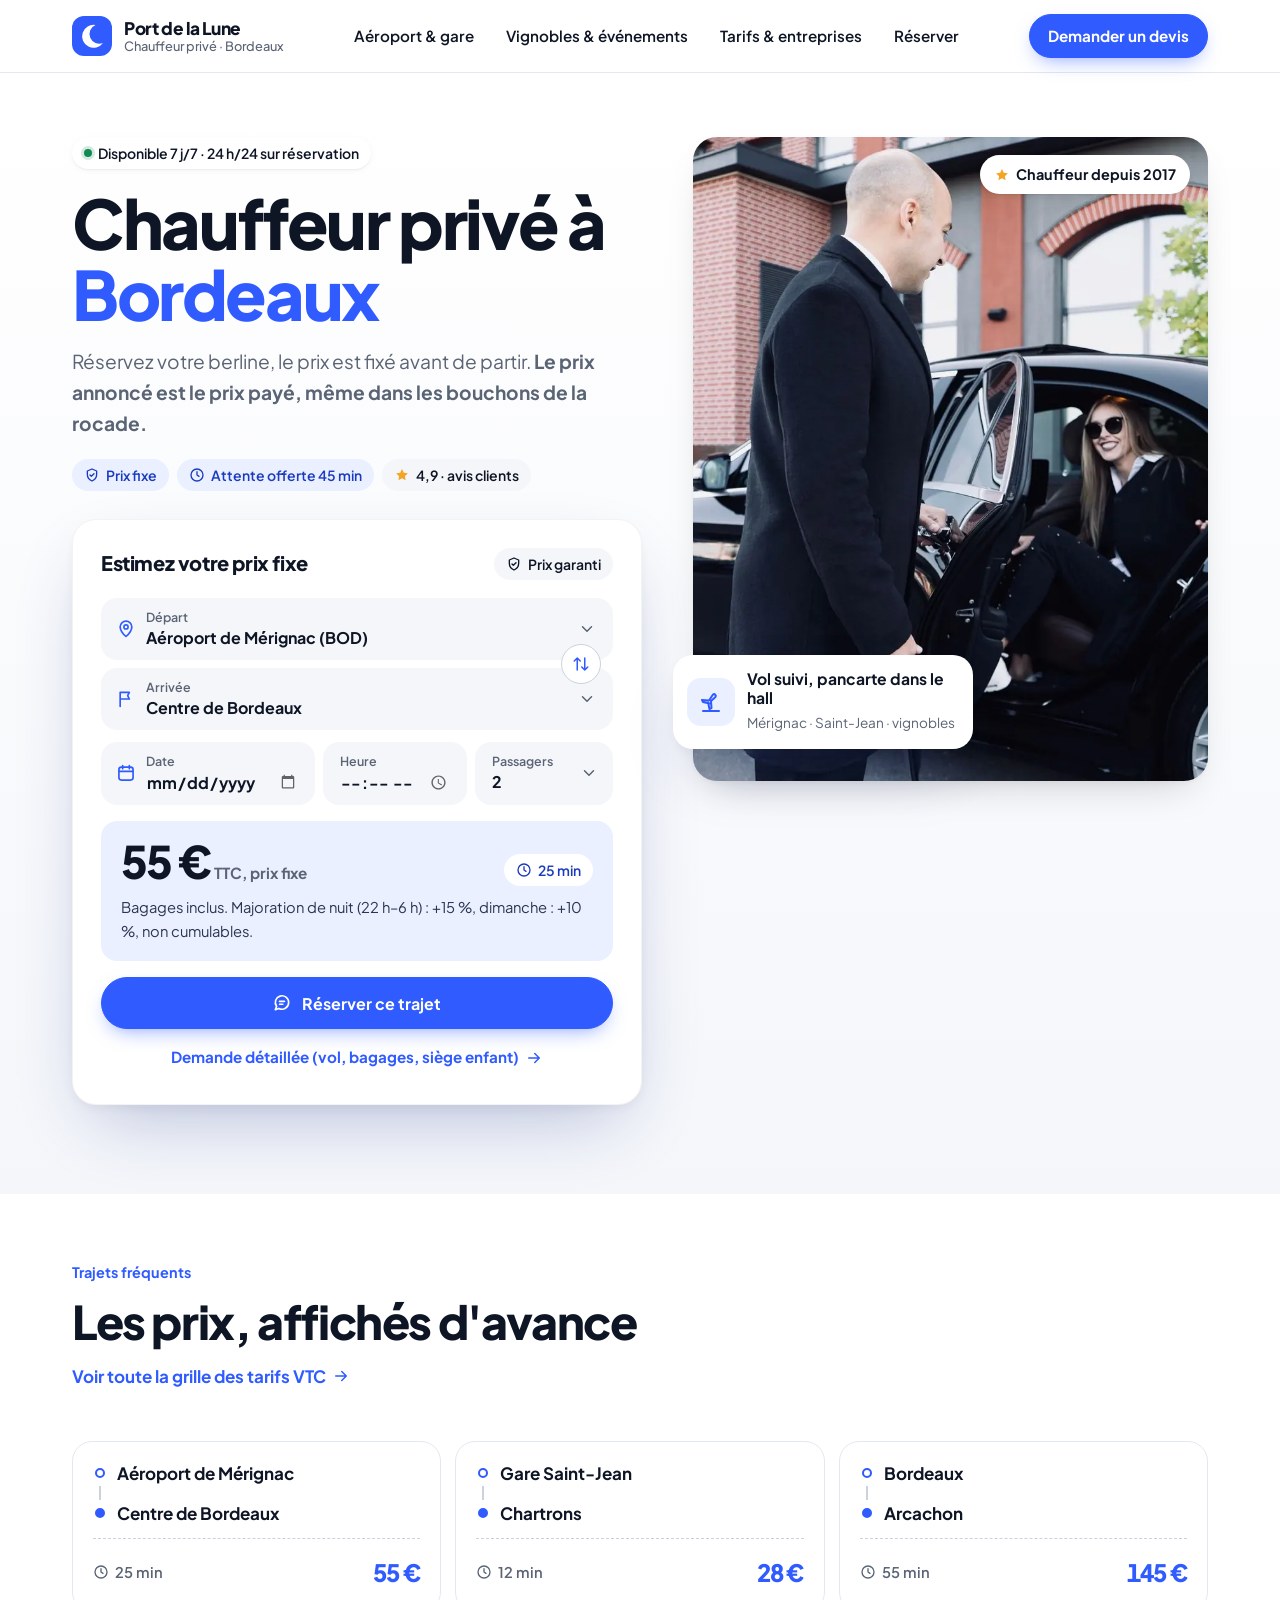
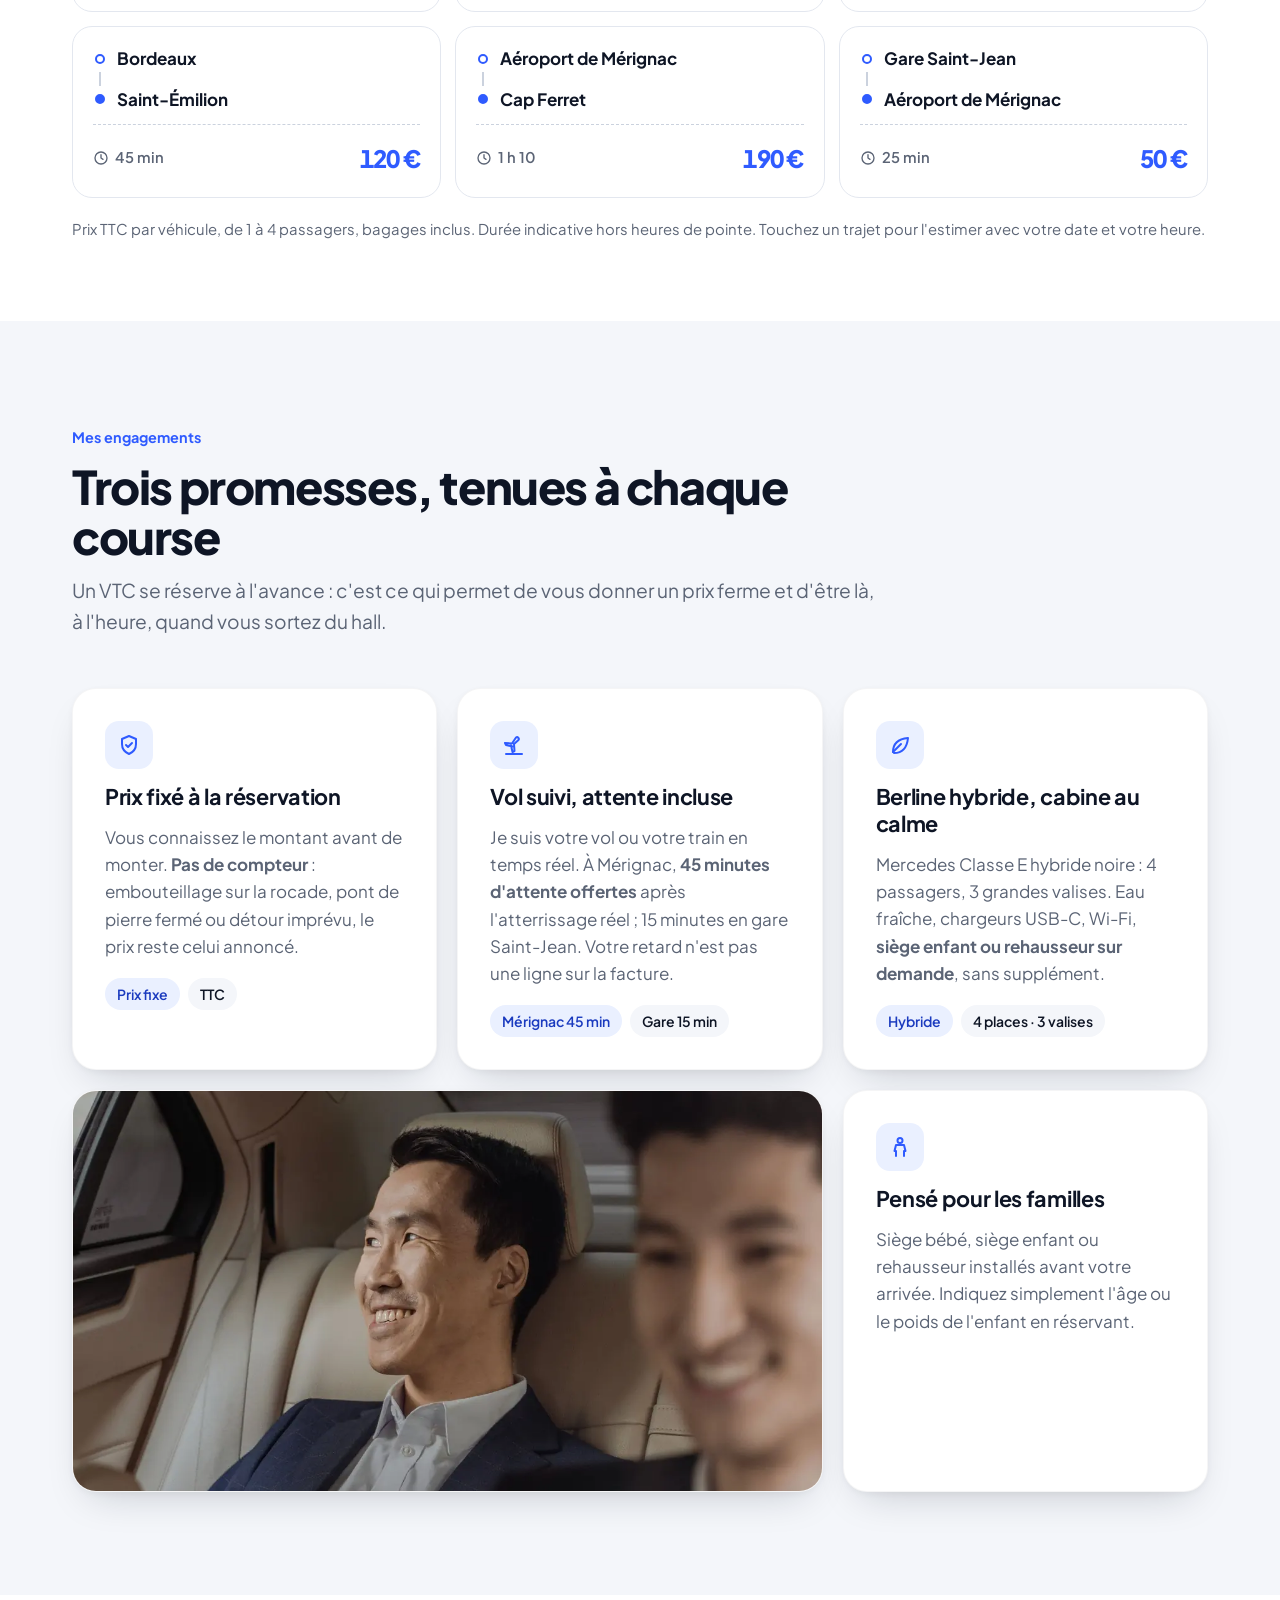
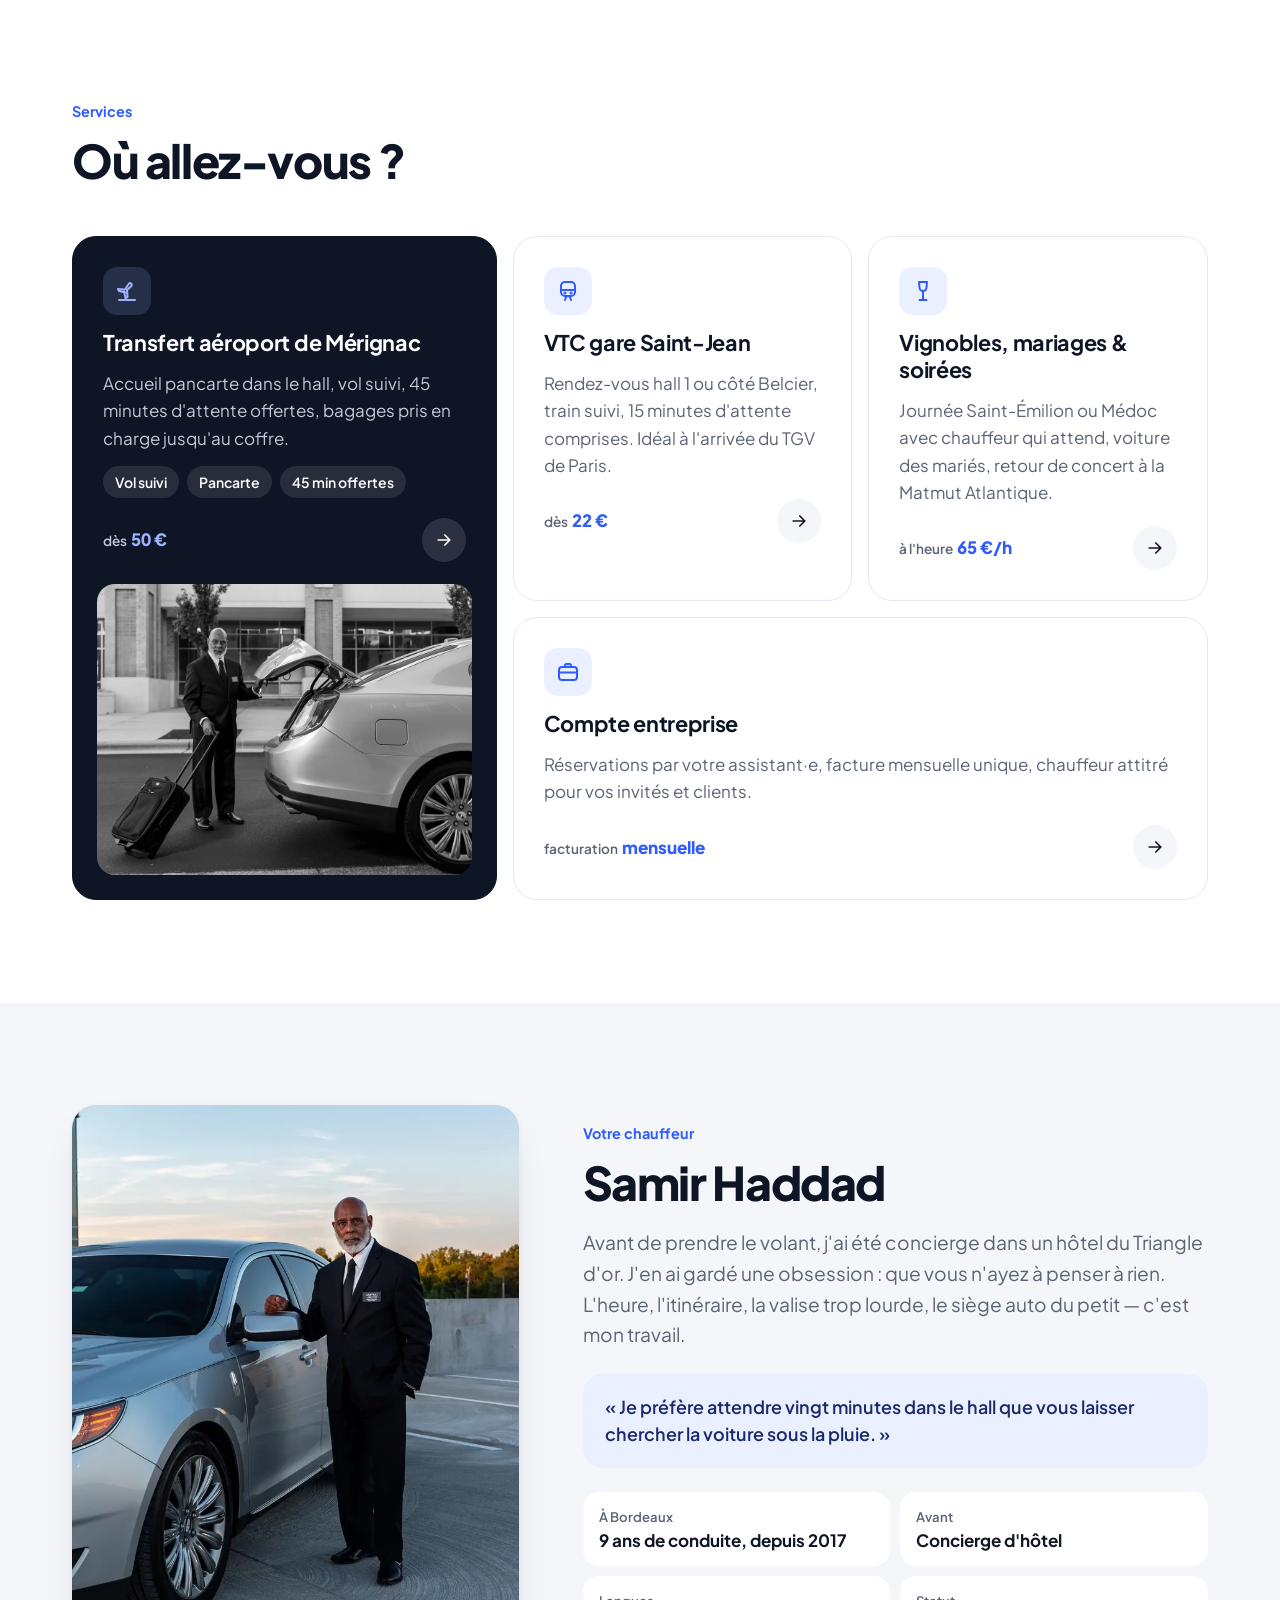
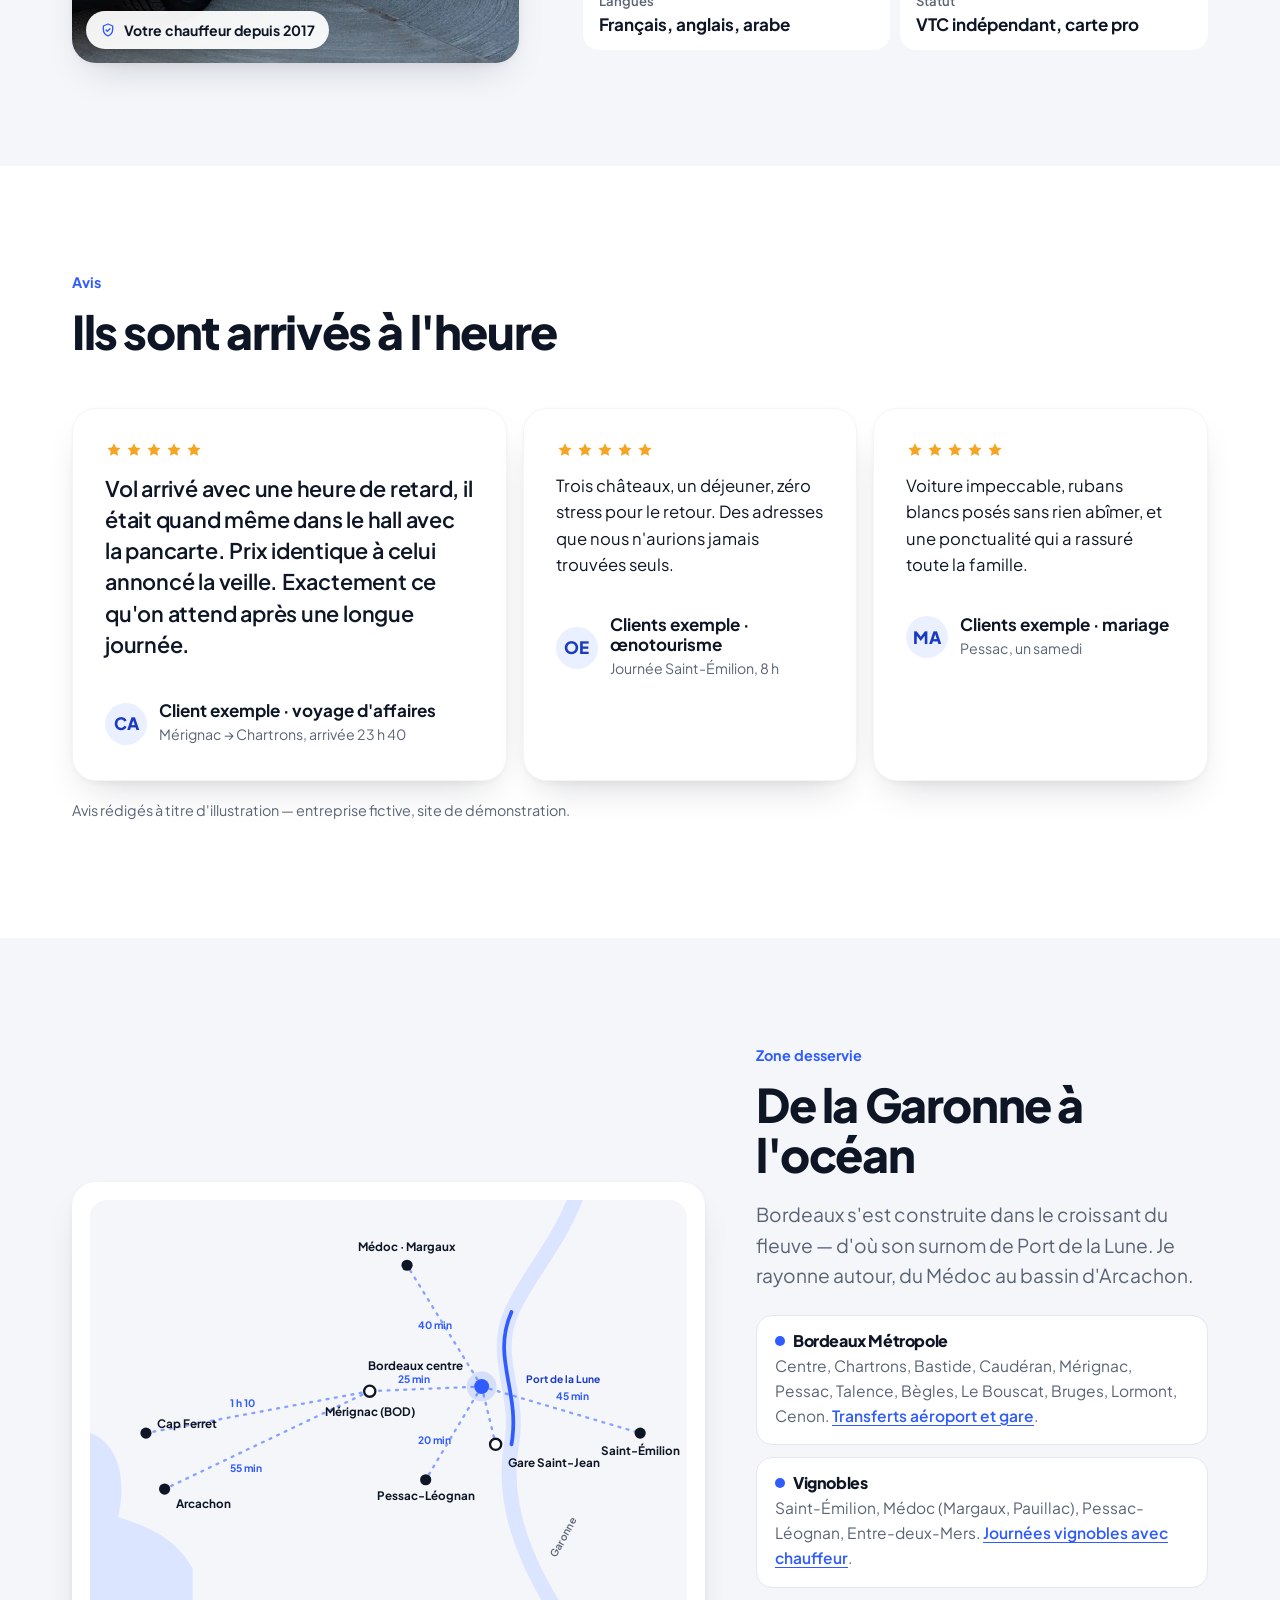
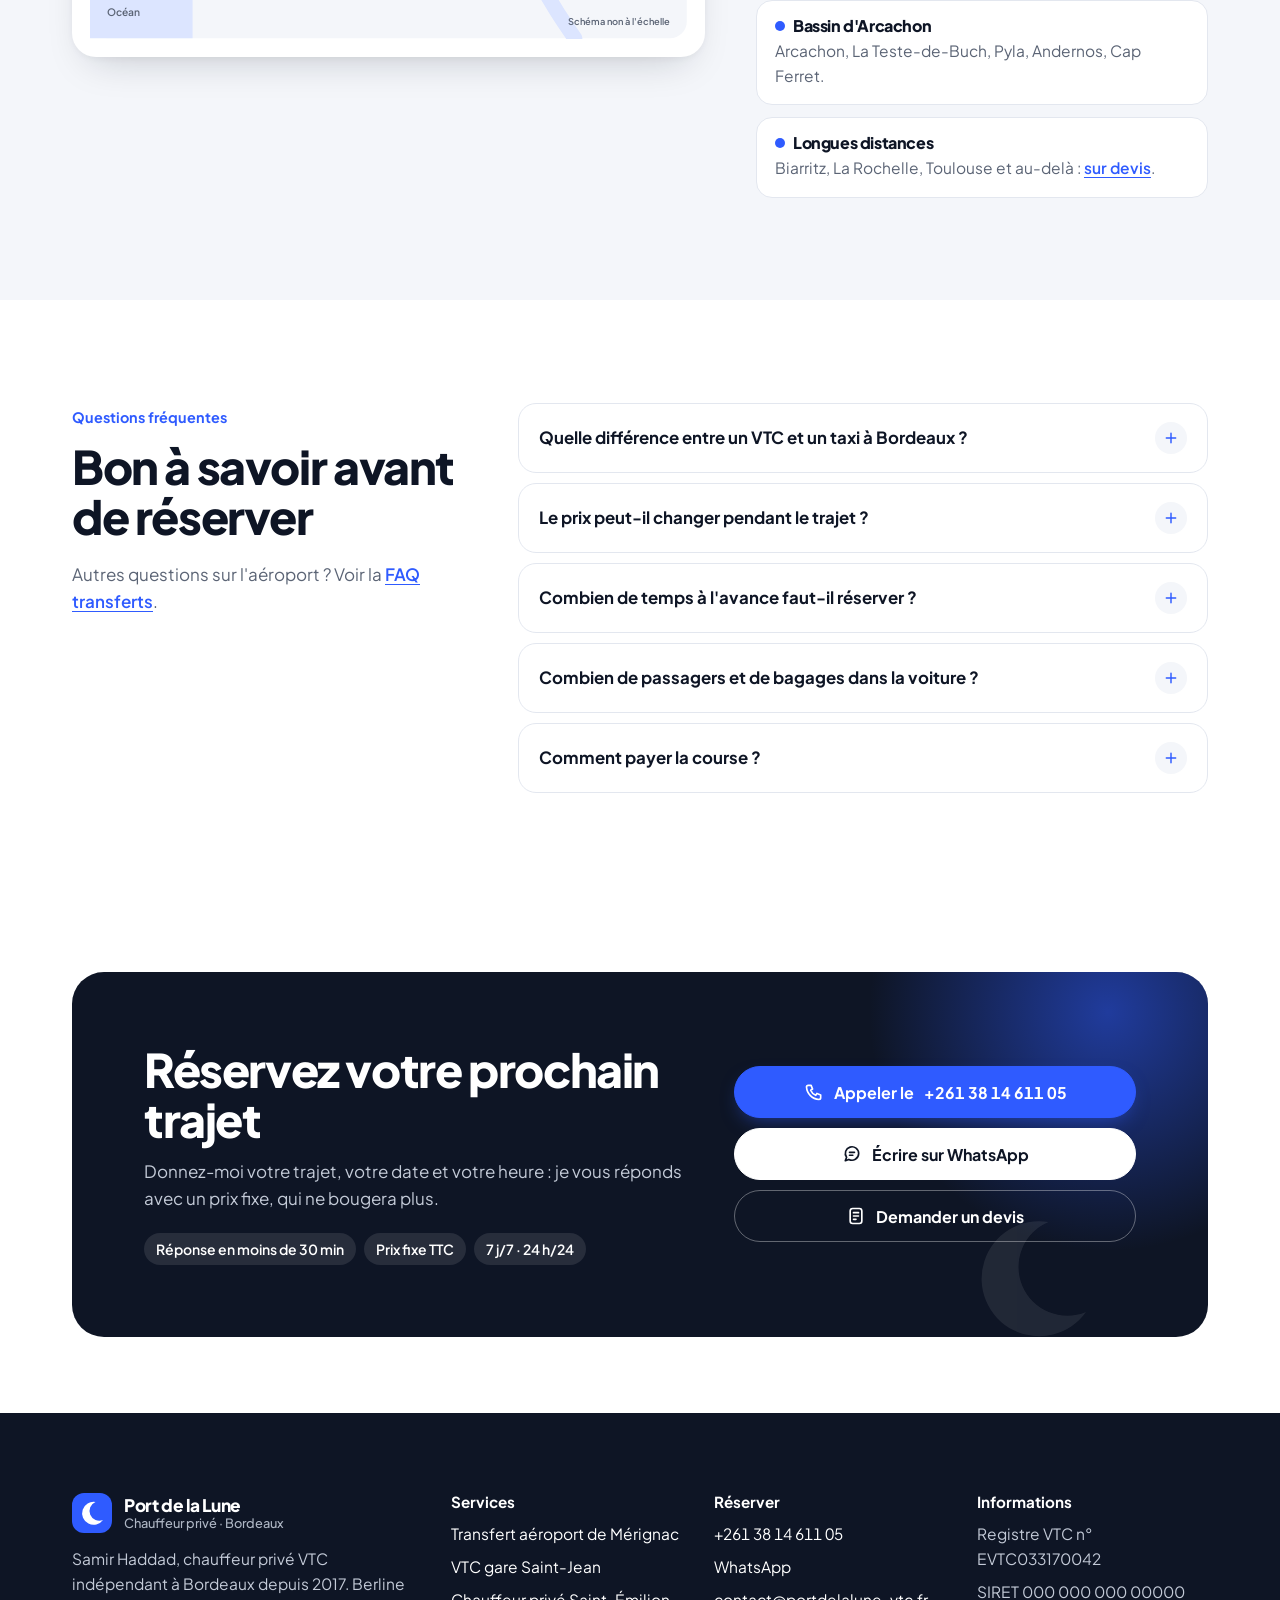
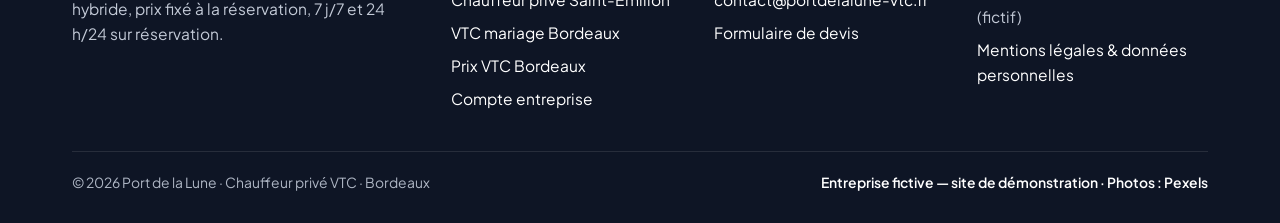
<file: index.html>
<!doctype html>
<html lang="fr">
<head>
<meta charset="utf-8">
<meta name="viewport" content="width=device-width, initial-scale=1, viewport-fit=cover">
<title>Chauffeur VTC Bordeaux — prix fixe, aéroport &amp; gare | Port de la Lune</title>
<meta name="description" content="Chauffeur privé VTC à Bordeaux, 24 h/24 sur réservation : aéroport de Mérignac, gare Saint-Jean, vignobles. Prix fixé avant la course, berline hybride.">
<link rel="canonical" href="https://www.portdelalune-vtc.fr/">
<meta name="robots" content="index, follow, max-image-preview:large">
<meta name="theme-color" content="#FFFFFF">
<meta name="format-detection" content="telephone=no">
<link rel="icon" href="assets/img/favicon.svg" type="image/svg+xml">
<meta property="og:type" content="website">
<meta property="og:locale" content="fr_FR">
<meta property="og:site_name" content="Port de la Lune — Chauffeur privé Bordeaux">
<meta property="og:title" content="Chauffeur privé VTC à Bordeaux — Port de la Lune">
<meta property="og:description" content="Chauffeur privé VTC à Bordeaux, 24 h/24 sur réservation : aéroport de Mérignac, gare Saint-Jean, vignobles. Prix fixé avant la course, berline hybride.">
<meta property="og:url" content="https://www.portdelalune-vtc.fr/">
<meta property="og:image" content="https://www.portdelalune-vtc.fr/assets/img/og-port-de-la-lune.jpg">
<meta property="og:image:width" content="1200">
<meta property="og:image:height" content="630">
<meta property="og:image:alt" content="Chauffeur en manteau sombre ouvrant la portière d'une berline noire à une cliente souriante">
<meta name="twitter:card" content="summary_large_image">
<meta name="twitter:title" content="Chauffeur privé VTC à Bordeaux — Port de la Lune">
<meta name="twitter:description" content="Chauffeur privé VTC à Bordeaux, 24 h/24 sur réservation : aéroport de Mérignac, gare Saint-Jean, vignobles. Prix fixé avant la course, berline hybride.">
<meta name="twitter:image" content="https://www.portdelalune-vtc.fr/assets/img/og-port-de-la-lune.jpg">
<link rel="preconnect" href="https://fonts.googleapis.com">
<link rel="preconnect" href="https://fonts.gstatic.com" crossorigin>
<link rel="stylesheet" href="https://fonts.googleapis.com/css2?family=Plus+Jakarta+Sans:wght@400..800&amp;display=swap">
<link rel="stylesheet" href="assets/css/style.css">
<link rel="preload" as="image" href="assets/img/chauffeur-vtc-bordeaux-accueil-1920.webp" imagesrcset="assets/img/chauffeur-vtc-bordeaux-accueil-1280.webp 1280w, assets/img/chauffeur-vtc-bordeaux-accueil-1920.webp 1920w" imagesizes="(min-width: 980px) 46vw, 100vw" media="(min-width: 701px)">
<link rel="preload" as="image" href="assets/img/chauffeur-vtc-bordeaux-accueil-mobile.webp" media="(max-width: 700px)">
<script>document.documentElement.classList.add('js')</script>
<script src="assets/js/main.js" defer></script>
<script type="application/ld+json">
{
  "@context": "https://schema.org",
  "@graph": [
    {
      "@type": "LocalBusiness",
      "@id": "https://www.portdelalune-vtc.fr/#entreprise",
      "name": "Port de la Lune — Chauffeur privé Bordeaux",
      "alternateName": "Port de la Lune VTC",
      "description": "Chauffeur privé VTC à Bordeaux : transferts aéroport de Mérignac et gare Saint-Jean, vignobles, mariages et événements. Prix fixé à la réservation, berline hybride, 24 h/24 sur réservation. Entreprise fictive — site de démonstration.",
      "url": "https://www.portdelalune-vtc.fr/",
      "telephone": "+261381461105",
      "email": "contact@portdelalune-vtc.fr",
      "image": "https://www.portdelalune-vtc.fr/assets/img/og-port-de-la-lune.jpg",
      "logo": "https://www.portdelalune-vtc.fr/assets/img/favicon.svg",
      "priceRange": "€€",
      "currenciesAccepted": "EUR",
      "paymentAccepted": "Carte bancaire, espèces, virement",
      "address": {
        "@type": "PostalAddress",
        "addressLocality": "Bordeaux",
        "postalCode": "33000",
        "addressRegion": "Nouvelle-Aquitaine",
        "addressCountry": "FR"
      },
      "geo": {
        "@type": "GeoCoordinates",
        "latitude": 44.8412,
        "longitude": -0.57
      },
      "areaServed": [
        {
          "@type": "City",
          "name": "Bordeaux"
        },
        {
          "@type": "AdministrativeArea",
          "name": "Bordeaux Métropole"
        },
        {
          "@type": "Airport",
          "name": "Aéroport de Bordeaux-Mérignac",
          "iataCode": "BOD"
        },
        {
          "@type": "TrainStation",
          "name": "Gare de Bordeaux Saint-Jean"
        },
        {
          "@type": "AdministrativeArea",
          "name": "Bassin d'Arcachon"
        },
        {
          "@type": "City",
          "name": "Saint-Émilion"
        },
        {
          "@type": "AdministrativeArea",
          "name": "Médoc"
        },
        {
          "@type": "AdministrativeArea",
          "name": "Pessac-Léognan"
        }
      ],
      "openingHoursSpecification": [
        {
          "@type": "OpeningHoursSpecification",
          "dayOfWeek": [
            "Monday",
            "Tuesday",
            "Wednesday",
            "Thursday",
            "Friday",
            "Saturday",
            "Sunday"
          ],
          "opens": "00:00",
          "closes": "23:59"
        }
      ],
      "founder": {
        "@type": "Person",
        "name": "Samir Haddad",
        "jobTitle": "Chauffeur privé VTC"
      },
      "foundingDate": "2017",
      "knowsLanguage": [
        "fr",
        "en",
        "ar"
      ],
      "identifier": {
        "@type": "PropertyValue",
        "propertyID": "Registre VTC",
        "value": "EVTC033170042"
      }
    },
    {
      "@type": "WebSite",
      "@id": "https://www.portdelalune-vtc.fr/#site",
      "url": "https://www.portdelalune-vtc.fr/",
      "name": "Port de la Lune — Chauffeur privé Bordeaux",
      "inLanguage": "fr-FR",
      "publisher": {
        "@id": "https://www.portdelalune-vtc.fr/#entreprise"
      }
    },
    {
      "@type": "WebPage",
      "@id": "https://www.portdelalune-vtc.fr/#page",
      "url": "https://www.portdelalune-vtc.fr/",
      "name": "Chauffeur VTC à Bordeaux — prix fixe, aéroport, gare, vignobles",
      "isPartOf": {
        "@id": "https://www.portdelalune-vtc.fr/#site"
      },
      "about": {
        "@id": "https://www.portdelalune-vtc.fr/#entreprise"
      },
      "inLanguage": "fr-FR",
      "primaryImageOfPage": {
        "@type": "ImageObject",
        "url": "https://www.portdelalune-vtc.fr/assets/img/chauffeur-vtc-bordeaux-accueil-1920.webp",
        "width": 1920,
        "height": 1080
      }
    },
    {
      "@type": "TaxiService",
      "@id": "https://www.portdelalune-vtc.fr/#service-vtc",
      "name": "Chauffeur privé VTC à Bordeaux",
      "serviceType": "Transport de personnes par VTC sur réservation",
      "provider": {
        "@id": "https://www.portdelalune-vtc.fr/#entreprise"
      },
      "areaServed": [
        {
          "@type": "City",
          "name": "Bordeaux"
        },
        {
          "@type": "AdministrativeArea",
          "name": "Bordeaux Métropole"
        },
        {
          "@type": "Airport",
          "name": "Aéroport de Bordeaux-Mérignac",
          "iataCode": "BOD"
        },
        {
          "@type": "TrainStation",
          "name": "Gare de Bordeaux Saint-Jean"
        },
        {
          "@type": "AdministrativeArea",
          "name": "Bassin d'Arcachon"
        },
        {
          "@type": "City",
          "name": "Saint-Émilion"
        },
        {
          "@type": "AdministrativeArea",
          "name": "Médoc"
        },
        {
          "@type": "AdministrativeArea",
          "name": "Pessac-Léognan"
        }
      ],
      "offers": [
        {
          "@type": "Offer",
          "name": "Mérignac BOD → Centre de Bordeaux",
          "price": "55.00",
          "priceCurrency": "EUR",
          "availability": "https://schema.org/InStock",
          "seller": {
            "@id": "https://www.portdelalune-vtc.fr/#entreprise"
          },
          "priceSpecification": {
            "@type": "PriceSpecification",
            "price": "55.00",
            "priceCurrency": "EUR",
            "valueAddedTaxIncluded": true
          }
        },
        {
          "@type": "Offer",
          "name": "Gare Saint-Jean → Chartrons",
          "price": "28.00",
          "priceCurrency": "EUR",
          "availability": "https://schema.org/InStock",
          "seller": {
            "@id": "https://www.portdelalune-vtc.fr/#entreprise"
          },
          "priceSpecification": {
            "@type": "PriceSpecification",
            "price": "28.00",
            "priceCurrency": "EUR",
            "valueAddedTaxIncluded": true
          }
        },
        {
          "@type": "Offer",
          "name": "Bordeaux → Arcachon",
          "price": "145.00",
          "priceCurrency": "EUR",
          "availability": "https://schema.org/InStock",
          "seller": {
            "@id": "https://www.portdelalune-vtc.fr/#entreprise"
          },
          "priceSpecification": {
            "@type": "PriceSpecification",
            "price": "145.00",
            "priceCurrency": "EUR",
            "valueAddedTaxIncluded": true
          }
        },
        {
          "@type": "Offer",
          "name": "Bordeaux → Saint-Émilion",
          "price": "120.00",
          "priceCurrency": "EUR",
          "availability": "https://schema.org/InStock",
          "seller": {
            "@id": "https://www.portdelalune-vtc.fr/#entreprise"
          },
          "priceSpecification": {
            "@type": "PriceSpecification",
            "price": "120.00",
            "priceCurrency": "EUR",
            "valueAddedTaxIncluded": true
          }
        },
        {
          "@type": "Offer",
          "name": "Mérignac BOD → Cap Ferret",
          "price": "190.00",
          "priceCurrency": "EUR",
          "availability": "https://schema.org/InStock",
          "seller": {
            "@id": "https://www.portdelalune-vtc.fr/#entreprise"
          },
          "priceSpecification": {
            "@type": "PriceSpecification",
            "price": "190.00",
            "priceCurrency": "EUR",
            "valueAddedTaxIncluded": true
          }
        }
      ]
    },
    {
      "@type": "FAQPage",
      "@id": "https://www.portdelalune-vtc.fr/index.html#faq",
      "mainEntity": [
        {
          "@type": "Question",
          "name": "Quelle différence entre un VTC et un taxi à Bordeaux ?",
          "acceptedAnswer": {
            "@type": "Answer",
            "text": "Un VTC ne se hèle pas dans la rue et n'attend pas en station : il se réserve à l'avance, par téléphone, WhatsApp ou formulaire. En contrepartie, le prix est fixé avant la course. Pas de compteur, pas de surprise à l'arrivée."
          }
        },
        {
          "@type": "Question",
          "name": "Le prix peut-il changer pendant le trajet ?",
          "acceptedAnswer": {
            "@type": "Answer",
            "text": "Non. Le prix annoncé est le prix payé, même dans les bouchons de la rocade ou en cas de déviation. Seul un changement que vous demandez (arrêt supplémentaire, attente au-delà de celle prévue) peut modifier le tarif, et je vous l'annonce avant."
          }
        },
        {
          "@type": "Question",
          "name": "Combien de temps à l'avance faut-il réserver ?",
          "acceptedAnswer": {
            "@type": "Answer",
            "text": "Idéalement la veille, surtout pour un départ tôt vers l'aéroport. Pour une course dans l'heure, appelez directement le +261 38 14 611 05 : si je suis disponible, je vous le confirme tout de suite."
          }
        },
        {
          "@type": "Question",
          "name": "Combien de passagers et de bagages dans la voiture ?",
          "acceptedAnswer": {
            "@type": "Answer",
            "text": "Jusqu'à 4 passagers et 3 grandes valises, plus les bagages cabine. Au-delà, je coordonne un second véhicule avec un confrère VTC de confiance, au même prix fixe par voiture."
          }
        },
        {
          "@type": "Question",
          "name": "Comment payer la course ?",
          "acceptedAnswer": {
            "@type": "Answer",
            "text": "Par carte bancaire à bord (y compris sans contact), en espèces, ou par virement sur facture pour les entreprises. Une facture vous est envoyée par e-mail après chaque course."
          }
        }
      ]
    }
  ]
}
</script>
</head>
<body>
<a class="skip-link" href="#contenu">Aller au contenu</a>
<header class="site-header">
  <div class="wrap">
    <a class="brand" href="index.html" aria-current="page" aria-label="Port de la Lune, chauffeur privé à Bordeaux — accueil">
      <svg class="brand__mark" viewBox="0 0 40 40" aria-hidden="true" focusable="false"><rect width="40" height="40" rx="12" fill="#2F5BFF"/><path d="M23.5 9A11.5 11.5 0 1 0 31 27 9 9 0 0 1 23.5 9Z" fill="#fff"/></svg>
      <span class="brand__text"><span class="brand__name">Port de la Lune</span><span class="brand__sub">Chauffeur privé · Bordeaux</span></span>
    </a>
    <nav class="nav" aria-label="Navigation principale">
      <ul class="nav__list">
        <li><a class="nav__link" href="aeroport-gare.html">Aéroport &amp; gare</a></li>
        <li><a class="nav__link" href="vignobles-evenements.html">Vignobles &amp; événements</a></li>
        <li><a class="nav__link" href="tarifs.html">Tarifs &amp; entreprises</a></li>
        <li><a class="nav__link" href="contact.html">Réserver</a></li>
      </ul>
    </nav>
    <div class="header-actions">
      <a class="header-phone num" href="tel:+261381461105"><svg viewBox="0 0 24 24" aria-hidden="true" focusable="false" fill="none" stroke="currentColor" stroke-width="2" stroke-linecap="round" stroke-linejoin="round"><path d="M5 4h3.5l1.8 4.5-2.3 1.4a11 11 0 0 0 6.1 6.1l1.4-2.3 4.5 1.8V19a2 2 0 0 1-2 2A16 16 0 0 1 3 6a2 2 0 0 1 2-2Z"/></svg>+261 38 14 611 05</a>
      <a class="btn btn--primary btn--sm" href="contact.html">Demander un devis</a>
    </div>
    <button class="menu-toggle" type="button" aria-expanded="false" aria-controls="menu-mobile" data-menu-open><span class="menu-toggle__bars" aria-hidden="true"></span>Menu</button>
  </div>
</header>
<div class="mobile-nav" id="menu-mobile" hidden role="dialog" aria-modal="true" aria-label="Menu">
  <div class="mobile-nav__top">
    <span class="brand"><svg class="brand__mark" viewBox="0 0 40 40" aria-hidden="true" focusable="false"><rect width="40" height="40" rx="12" fill="#2F5BFF"/><path d="M23.5 9A11.5 11.5 0 1 0 31 27 9 9 0 0 1 23.5 9Z" fill="#fff"/></svg><span class="brand__text"><span class="brand__name">Port de la Lune</span></span></span>
    <button class="menu-toggle" type="button" data-menu-close><span class="menu-toggle__bars" aria-hidden="true"></span>Fermer</button>
  </div>
  <nav aria-label="Navigation mobile">
    <ul class="mobile-nav__list">
      <li><a href="index.html" aria-current="page">Accueil<svg viewBox="0 0 24 24" aria-hidden="true" focusable="false" fill="none" stroke="currentColor" stroke-width="2" stroke-linecap="round" stroke-linejoin="round"><path d="m9 6 6 6-6 6"/></svg></a></li>
      <li><a href="aeroport-gare.html">Aéroport &amp; gare<svg viewBox="0 0 24 24" aria-hidden="true" focusable="false" fill="none" stroke="currentColor" stroke-width="2" stroke-linecap="round" stroke-linejoin="round"><path d="m9 6 6 6-6 6"/></svg></a></li>
      <li><a href="vignobles-evenements.html">Vignobles &amp; événements<svg viewBox="0 0 24 24" aria-hidden="true" focusable="false" fill="none" stroke="currentColor" stroke-width="2" stroke-linecap="round" stroke-linejoin="round"><path d="m9 6 6 6-6 6"/></svg></a></li>
      <li><a href="tarifs.html">Tarifs &amp; entreprises<svg viewBox="0 0 24 24" aria-hidden="true" focusable="false" fill="none" stroke="currentColor" stroke-width="2" stroke-linecap="round" stroke-linejoin="round"><path d="m9 6 6 6-6 6"/></svg></a></li>
      <li><a href="contact.html">Réserver<svg viewBox="0 0 24 24" aria-hidden="true" focusable="false" fill="none" stroke="currentColor" stroke-width="2" stroke-linecap="round" stroke-linejoin="round"><path d="m9 6 6 6-6 6"/></svg></a></li>
    </ul>
  </nav>
  <div class="mobile-nav__foot">
    <a class="btn btn--primary btn--block" href="tel:+261381461105"><svg viewBox="0 0 24 24" aria-hidden="true" focusable="false" fill="none" stroke="currentColor" stroke-width="2" stroke-linecap="round" stroke-linejoin="round"><path d="M5 4h3.5l1.8 4.5-2.3 1.4a11 11 0 0 0 6.1 6.1l1.4-2.3 4.5 1.8V19a2 2 0 0 1-2 2A16 16 0 0 1 3 6a2 2 0 0 1 2-2Z"/></svg>Appeler le <span class="num">+261 38 14 611 05</span></a>
    <a class="btn btn--soft btn--block" href="https://wa.me/261381461105" rel="noopener"><svg viewBox="0 0 24 24" aria-hidden="true" focusable="false" fill="none" stroke="currentColor" stroke-width="2" stroke-linecap="round" stroke-linejoin="round"><path d="M20 11.5a8 8 0 0 1-11.8 7L4 20l1.5-4A8 8 0 1 1 20 11.5Z"/><path d="M9 10h6M9 13.5h4"/></svg>WhatsApp</a>
  </div>
</div>
<main id="contenu">
<section class="hero" aria-labelledby="titre-principal">
  <div class="wrap hero__grid">
    <div>
      <span class="chip chip--white chip--live" data-enter="1">Disponible 7 j/7 · 24 h/24 sur réservation</span>
      <h1 class="h1 hero__title" id="titre-principal" data-enter="2">Chauffeur privé à <span>Bordeaux</span></h1>
      <p class="lead" data-enter="3">Réservez votre berline, le prix est fixé avant de partir. <strong>Le prix annoncé est le prix payé, même dans les bouchons de la rocade.</strong></p>
      <ul class="chips hero__chips" data-enter="3" aria-label="En bref">
        <li class="chip"><svg viewBox="0 0 24 24" aria-hidden="true" focusable="false" fill="none" stroke="currentColor" stroke-width="2" stroke-linecap="round" stroke-linejoin="round"><path d="M12 3 5 6v5c0 4.5 3 8.3 7 10 4-1.7 7-5.5 7-10V6l-7-3Z"/><path d="m9 12 2 2 4-4"/></svg>Prix fixe</li>
        <li class="chip"><svg viewBox="0 0 24 24" aria-hidden="true" focusable="false" fill="none" stroke="currentColor" stroke-width="2" stroke-linecap="round" stroke-linejoin="round"><circle cx="12" cy="12" r="9"/><path d="M12 7v5l3 2"/></svg>Attente offerte 45 min</li>
        <li class="chip chip--soft chip--star"><svg viewBox="0 0 24 24" aria-hidden="true" focusable="false"><path fill="currentColor" d="m12 3 2.7 5.6 6.1.8-4.4 4.3 1 6.1L12 17l-5.4 2.8 1-6.1-4.4-4.3 6.1-.8L12 3Z"/></svg>4,9 · avis clients</li>
      </ul>
      <form class="sim" id="simulateur" aria-labelledby="sim-titre" data-enter="4">
  <div class="sim__head">
    <h2 class="sim__title" id="sim-titre">Estimez votre prix fixe</h2>
    <span class="chip chip--soft"><svg viewBox="0 0 24 24" aria-hidden="true" focusable="false" fill="none" stroke="currentColor" stroke-width="2" stroke-linecap="round" stroke-linejoin="round"><path d="M12 3 5 6v5c0 4.5 3 8.3 7 10 4-1.7 7-5.5 7-10V6l-7-3Z"/><path d="m9 12 2 2 4-4"/></svg>Prix garanti</span>
  </div>
  <div class="sim__fields">
    <div class="sim__route">
      <div class="pfield"><svg class="pfield__icon" viewBox="0 0 24 24" aria-hidden="true" focusable="false" fill="none" stroke="currentColor" stroke-width="2" stroke-linecap="round" stroke-linejoin="round"><path d="M12 21s7-6.2 7-11.5A7 7 0 0 0 5 9.5C5 14.8 12 21 12 21Z"/><circle cx="12" cy="9.5" r="2.5"/></svg><label for="sim-depart">Départ</label><select id="sim-depart" name="depart"><option value="bod" selected>Aéroport de Mérignac (BOD)</option><option value="stjean">Gare Saint-Jean</option><option value="centre">Centre de Bordeaux</option><option value="chartrons">Chartrons</option><option value="arcachon">Arcachon</option><option value="capferret">Cap Ferret</option><option value="stemilion">Saint-Émilion</option></select></div>
      <button class="sim__swap" type="button" id="sim-swap" aria-label="Inverser départ et arrivée"><svg viewBox="0 0 24 24" aria-hidden="true" focusable="false" fill="none" stroke="currentColor" stroke-width="2" stroke-linecap="round" stroke-linejoin="round"><path d="M7 4v16M3 8l4-4 4 4M17 20V4M13 16l4 4 4-4"/></svg></button>
      <div class="pfield"><svg class="pfield__icon" viewBox="0 0 24 24" aria-hidden="true" focusable="false" fill="none" stroke="currentColor" stroke-width="2" stroke-linecap="round" stroke-linejoin="round"><path d="M5 21V4M5 4h11l-2 4 2 4H5"/></svg><label for="sim-arrivee">Arrivée</label><select id="sim-arrivee" name="arrivee"><option value="bod">Aéroport de Mérignac (BOD)</option><option value="stjean">Gare Saint-Jean</option><option value="centre" selected>Centre de Bordeaux</option><option value="chartrons">Chartrons</option><option value="arcachon">Arcachon</option><option value="capferret">Cap Ferret</option><option value="stemilion">Saint-Émilion</option></select></div>
    </div>
    <div class="sim__row sim__row--3">
      <div class="pfield"><svg class="pfield__icon" viewBox="0 0 24 24" aria-hidden="true" focusable="false" fill="none" stroke="currentColor" stroke-width="2" stroke-linecap="round" stroke-linejoin="round"><rect x="3.5" y="5" width="17" height="15.5" rx="3"/><path d="M8 3v4M16 3v4M3.5 10h17"/></svg><label for="sim-date">Date</label><input id="sim-date" name="date" type="date"></div>
      <div class="pfield pfield--noicon"><label for="sim-heure">Heure</label><input id="sim-heure" name="heure" type="time"></div>
      <div class="pfield pfield--noicon"><label for="sim-passagers">Passagers</label><select id="sim-passagers" name="passagers"><option>1</option><option selected>2</option><option>3</option><option>4</option><option value="5+">5 ou +</option></select></div>
    </div>
  </div>
  <div class="sim__result" id="sim-result" aria-live="polite" tabindex="-1">
    <div class="sim__result-top"><div id="sim-price"></div><div class="sim__meta" id="sim-meta"></div></div>
    <p class="sim__note" id="sim-note"></p>
  </div>
  <ul class="sim__fallback" aria-label="Prix fixes des trajets fréquents">
    <li><span>Aéroport de Mérignac → Centre de Bordeaux</span><b>55 €</b></li>
    <li><span>Gare Saint-Jean → Chartrons</span><b>28 €</b></li>
    <li><span>Bordeaux → Arcachon</span><b>145 €</b></li>
    <li><span>Bordeaux → Saint-Émilion</span><b>120 €</b></li>
    <li><span>Aéroport de Mérignac → Cap Ferret</span><b>190 €</b></li>
    <li><span>Gare Saint-Jean → Aéroport de Mérignac</span><b>50 €</b></li>
  </ul>
  <div class="sim__fallback-cta btn-row"><a class="btn btn--primary" href="contact.html"><svg viewBox="0 0 24 24" aria-hidden="true" focusable="false" fill="none" stroke="currentColor" stroke-width="2" stroke-linecap="round" stroke-linejoin="round"><rect x="5" y="3" width="14" height="18" rx="3"/><path d="M9 8h6M9 12h6M9 16h3"/></svg>Demander un devis</a><a class="btn" href="tel:+261381461105"><svg viewBox="0 0 24 24" aria-hidden="true" focusable="false" fill="none" stroke="currentColor" stroke-width="2" stroke-linecap="round" stroke-linejoin="round"><path d="M5 4h3.5l1.8 4.5-2.3 1.4a11 11 0 0 0 6.1 6.1l1.4-2.3 4.5 1.8V19a2 2 0 0 1-2 2A16 16 0 0 1 3 6a2 2 0 0 1 2-2Z"/></svg>Appeler</a></div>
  <div class="sim__actions sim__fields">
    <a class="btn btn--primary btn--block" id="sim-book" href="https://wa.me/261381461105" target="_blank" rel="noopener"><svg viewBox="0 0 24 24" aria-hidden="true" focusable="false" fill="none" stroke="currentColor" stroke-width="2" stroke-linecap="round" stroke-linejoin="round"><path d="M20 11.5a8 8 0 0 1-11.8 7L4 20l1.5-4A8 8 0 1 1 20 11.5Z"/><path d="M9 10h6M9 13.5h4"/></svg><span>Réserver ce trajet</span></a>
    <a class="link-arrow" href="contact.html">Demande détaillée (vol, bagages, siège enfant)<svg viewBox="0 0 24 24" aria-hidden="true" focusable="false" fill="none" stroke="currentColor" stroke-width="2" stroke-linecap="round" stroke-linejoin="round"><path d="M5 12h14M13 6l6 6-6 6"/></svg></a>
  </div>
</form>
    </div>
    <div class="hero__photo">
      <figure class="photo">
        <picture>
          <source media="(max-width: 700px)" srcset="assets/img/chauffeur-vtc-bordeaux-accueil-mobile.webp" width="810" height="1080">
          <img src="assets/img/chauffeur-vtc-bordeaux-accueil-1920.webp" srcset="assets/img/chauffeur-vtc-bordeaux-accueil-1280.webp 1280w, assets/img/chauffeur-vtc-bordeaux-accueil-1920.webp 1920w" sizes="(min-width: 980px) 46vw, 100vw" width="1920" height="1080" alt="Chauffeur en manteau sombre qui ouvre en souriant la portière arrière d'une berline noire à une cliente" fetchpriority="high" style="object-position: 62% 50%">
        </picture>
      </figure>
      <div class="hero__float2"><svg viewBox="0 0 24 24" aria-hidden="true" focusable="false"><path fill="currentColor" d="m12 3 2.7 5.6 6.1.8-4.4 4.3 1 6.1L12 17l-5.4 2.8 1-6.1-4.4-4.3 6.1-.8L12 3Z"/></svg>Chauffeur depuis 2017</div>
      <div class="hero__float">
        <span class="icon-badge"><svg viewBox="0 0 24 24" aria-hidden="true" focusable="false" fill="none" stroke="currentColor" stroke-width="2" stroke-linecap="round" stroke-linejoin="round"><path d="M10.5 13.5 4 12l-1-2 7 .5L14 4.5a1.8 1.8 0 0 1 2.5 2.5L12 11l.5 7-2 1-1.5-6.5Z"/><path d="M4 21h16"/></svg></span>
        <span><b>Vol suivi, pancarte dans le hall</b><small>Mérignac · Saint-Jean · vignobles</small></span>
      </div>
    </div>
  </div>
</section>

<section class="section section--tight" aria-labelledby="titre-departs">
  <div class="wrap">
    <div class="section-head section-head--row">
      <div>
        <span class="eyebrow">Trajets fréquents</span>
        <h2 class="h2" id="titre-departs">Les prix, affichés d'avance</h2>
      </div>
      <a class="link-arrow" href="tarifs.html">Voir toute la grille des tarifs VTC<svg viewBox="0 0 24 24" aria-hidden="true" focusable="false" fill="none" stroke="currentColor" stroke-width="2" stroke-linecap="round" stroke-linejoin="round"><path d="M5 12h14M13 6l6 6-6 6"/></svg></a>
    </div>
    <ul class="routes">
      <li><a class="route-card" href="#simulateur" data-route-from="bod" data-route-to="centre" aria-label="Aéroport de Mérignac vers Centre de Bordeaux : 55 euros, 25 min. Préremplir le simulateur">
        <span class="route-card__path"><i></i><span>Aéroport de Mérignac</span><em></em><span></span><i class="to"></i><span>Centre de Bordeaux</span></span>
        <span class="route-card__foot"><span class="route-card__time"><svg viewBox="0 0 24 24" aria-hidden="true" focusable="false" fill="none" stroke="currentColor" stroke-width="2" stroke-linecap="round" stroke-linejoin="round"><circle cx="12" cy="12" r="9"/><path d="M12 7v5l3 2"/></svg>25 min</span><span class="route-card__price">55 €</span></span>
      </a></li>
      <li><a class="route-card" href="#simulateur" data-route-from="stjean" data-route-to="chartrons" aria-label="Gare Saint-Jean vers Chartrons : 28 euros, 12 min. Préremplir le simulateur">
        <span class="route-card__path"><i></i><span>Gare Saint-Jean</span><em></em><span></span><i class="to"></i><span>Chartrons</span></span>
        <span class="route-card__foot"><span class="route-card__time"><svg viewBox="0 0 24 24" aria-hidden="true" focusable="false" fill="none" stroke="currentColor" stroke-width="2" stroke-linecap="round" stroke-linejoin="round"><circle cx="12" cy="12" r="9"/><path d="M12 7v5l3 2"/></svg>12 min</span><span class="route-card__price">28 €</span></span>
      </a></li>
      <li><a class="route-card" href="#simulateur" data-route-from="centre" data-route-to="arcachon" aria-label="Bordeaux vers Arcachon : 145 euros, 55 min. Préremplir le simulateur">
        <span class="route-card__path"><i></i><span>Bordeaux</span><em></em><span></span><i class="to"></i><span>Arcachon</span></span>
        <span class="route-card__foot"><span class="route-card__time"><svg viewBox="0 0 24 24" aria-hidden="true" focusable="false" fill="none" stroke="currentColor" stroke-width="2" stroke-linecap="round" stroke-linejoin="round"><circle cx="12" cy="12" r="9"/><path d="M12 7v5l3 2"/></svg>55 min</span><span class="route-card__price">145 €</span></span>
      </a></li>
      <li><a class="route-card" href="#simulateur" data-route-from="centre" data-route-to="stemilion" aria-label="Bordeaux vers Saint-Émilion : 120 euros, 45 min. Préremplir le simulateur">
        <span class="route-card__path"><i></i><span>Bordeaux</span><em></em><span></span><i class="to"></i><span>Saint-Émilion</span></span>
        <span class="route-card__foot"><span class="route-card__time"><svg viewBox="0 0 24 24" aria-hidden="true" focusable="false" fill="none" stroke="currentColor" stroke-width="2" stroke-linecap="round" stroke-linejoin="round"><circle cx="12" cy="12" r="9"/><path d="M12 7v5l3 2"/></svg>45 min</span><span class="route-card__price">120 €</span></span>
      </a></li>
      <li><a class="route-card" href="#simulateur" data-route-from="bod" data-route-to="capferret" aria-label="Aéroport de Mérignac vers Cap Ferret : 190 euros, 1 h 10. Préremplir le simulateur">
        <span class="route-card__path"><i></i><span>Aéroport de Mérignac</span><em></em><span></span><i class="to"></i><span>Cap Ferret</span></span>
        <span class="route-card__foot"><span class="route-card__time"><svg viewBox="0 0 24 24" aria-hidden="true" focusable="false" fill="none" stroke="currentColor" stroke-width="2" stroke-linecap="round" stroke-linejoin="round"><circle cx="12" cy="12" r="9"/><path d="M12 7v5l3 2"/></svg>1 h 10</span><span class="route-card__price">190 €</span></span>
      </a></li>
      <li><a class="route-card" href="#simulateur" data-route-from="stjean" data-route-to="bod" aria-label="Gare Saint-Jean vers Aéroport de Mérignac : 50 euros, 25 min. Préremplir le simulateur">
        <span class="route-card__path"><i></i><span>Gare Saint-Jean</span><em></em><span></span><i class="to"></i><span>Aéroport de Mérignac</span></span>
        <span class="route-card__foot"><span class="route-card__time"><svg viewBox="0 0 24 24" aria-hidden="true" focusable="false" fill="none" stroke="currentColor" stroke-width="2" stroke-linecap="round" stroke-linejoin="round"><circle cx="12" cy="12" r="9"/><path d="M12 7v5l3 2"/></svg>25 min</span><span class="route-card__price">50 €</span></span>
      </a></li>
    </ul>
    <p class="muted mt-m" style="font-size:.93rem">Prix TTC par véhicule, de 1 à 4 passagers, bagages inclus. Durée indicative hors heures de pointe. Touchez un trajet pour l'estimer avec votre date et votre heure.</p>
  </div>
</section>

<section class="section section--soft" aria-labelledby="titre-promesses">
  <div class="wrap">
    <div class="section-head">
      <span class="eyebrow">Mes engagements</span>
      <h2 class="h2" id="titre-promesses">Trois promesses, tenues à chaque course</h2>
      <p class="lead">Un VTC se réserve à l'avance : c'est ce qui permet de vous donner un prix ferme et d'être là, à l'heure, quand vous sortez du hall.</p>
    </div>
    <div class="promises">
      <article class="card promise" data-reveal>
        <span class="icon-badge"><svg viewBox="0 0 24 24" aria-hidden="true" focusable="false" fill="none" stroke="currentColor" stroke-width="2" stroke-linecap="round" stroke-linejoin="round"><path d="M12 3 5 6v5c0 4.5 3 8.3 7 10 4-1.7 7-5.5 7-10V6l-7-3Z"/><path d="m9 12 2 2 4-4"/></svg></span>
        <h3 class="h3">Prix fixé à la réservation</h3>
        <p>Vous connaissez le montant avant de monter. <strong>Pas de compteur</strong> : embouteillage sur la rocade, pont de pierre fermé ou détour imprévu, le prix reste celui annoncé.</p>
        <ul class="chips"><li class="chip">Prix fixe</li><li class="chip chip--soft">TTC</li></ul>
      </article>
      <article class="card promise" data-reveal="2">
        <span class="icon-badge"><svg viewBox="0 0 24 24" aria-hidden="true" focusable="false" fill="none" stroke="currentColor" stroke-width="2" stroke-linecap="round" stroke-linejoin="round"><path d="M10.5 13.5 4 12l-1-2 7 .5L14 4.5a1.8 1.8 0 0 1 2.5 2.5L12 11l.5 7-2 1-1.5-6.5Z"/><path d="M4 21h16"/></svg></span>
        <h3 class="h3">Vol suivi, attente incluse</h3>
        <p>Je suis votre vol ou votre train en temps réel. À Mérignac, <strong>45 minutes d'attente offertes</strong> après l'atterrissage réel ; 15 minutes en gare Saint-Jean. Votre retard n'est pas une ligne sur la facture.</p>
        <ul class="chips"><li class="chip">Mérignac 45 min</li><li class="chip chip--soft">Gare 15 min</li></ul>
      </article>
      <article class="card promise" data-reveal="3">
        <span class="icon-badge"><svg viewBox="0 0 24 24" aria-hidden="true" focusable="false" fill="none" stroke="currentColor" stroke-width="2" stroke-linecap="round" stroke-linejoin="round"><path d="M5 19c0-8 5-13 15-14-1 10-6 15-14 15"/><path d="M5 19 13 11"/></svg></span>
        <h3 class="h3">Berline hybride, cabine au calme</h3>
        <p>Mercedes Classe E hybride noire : 4 passagers, 3 grandes valises. Eau fraîche, chargeurs USB-C, Wi-Fi, <strong>siège enfant ou rehausseur sur demande</strong>, sans supplément.</p>
        <ul class="chips"><li class="chip">Hybride</li><li class="chip chip--soft">4 places · 3 valises</li></ul>
      </article>
      <div class="card promise promise--photo" data-reveal>
        <img src="assets/img/passagers-berline-vtc.webp" width="1200" height="800" loading="lazy" decoding="async" alt="Deux passagers en costume, détendus et souriants, à l'arrière d'une berline aux sièges cuir clair">
      </div>
      <article class="card promise" data-reveal="2">
        <span class="icon-badge"><svg viewBox="0 0 24 24" aria-hidden="true" focusable="false" fill="none" stroke="currentColor" stroke-width="2" stroke-linecap="round" stroke-linejoin="round"><circle cx="12" cy="5.5" r="2.5"/><path d="M8 21v-5H6.5l1.5-6h8l1.5 6H16v5"/></svg></span>
        <h3 class="h3">Pensé pour les familles</h3>
        <p>Siège bébé, siège enfant ou rehausseur installés avant votre arrivée. Indiquez simplement l'âge ou le poids de l'enfant en réservant.</p>
      </article>
    </div>
  </div>
</section>

<section class="section" aria-labelledby="titre-services">
  <div class="wrap">
    <div class="section-head">
      <span class="eyebrow">Services</span>
      <h2 class="h2" id="titre-services">Où allez-vous ?</h2>
    </div>
    <div class="bento">
      <a class="service service--feature" href="aeroport-gare.html#merignac" data-reveal>
        <span class="icon-badge"><svg viewBox="0 0 24 24" aria-hidden="true" focusable="false" fill="none" stroke="currentColor" stroke-width="2" stroke-linecap="round" stroke-linejoin="round"><path d="M10.5 13.5 4 12l-1-2 7 .5L14 4.5a1.8 1.8 0 0 1 2.5 2.5L12 11l.5 7-2 1-1.5-6.5Z"/><path d="M4 21h16"/></svg></span>
        <h3 class="h3">Transfert aéroport de Mérignac</h3>
        <p>Accueil pancarte dans le hall, vol suivi, 45 minutes d'attente offertes, bagages pris en charge jusqu'au coffre.</p>
        <ul class="chips"><li class="chip">Vol suivi</li><li class="chip">Pancarte</li><li class="chip">45 min offertes</li></ul>
        <span class="service__foot"><span class="service__price"><small>dès</small>50 €</span><span class="service__go"><svg viewBox="0 0 24 24" aria-hidden="true" focusable="false" fill="none" stroke="currentColor" stroke-width="2" stroke-linecap="round" stroke-linejoin="round"><path d="M5 12h14M13 6l6 6-6 6"/></svg></span></span>
        <span class="service__img"><img src="assets/img/transfert-aeroport-merignac-bagages.webp" width="1200" height="800" loading="lazy" decoding="async" alt=""></span>
      </a>
      <a class="service" href="aeroport-gare.html#saint-jean" data-reveal="2">
        <span class="icon-badge"><svg viewBox="0 0 24 24" aria-hidden="true" focusable="false" fill="none" stroke="currentColor" stroke-width="2" stroke-linecap="round" stroke-linejoin="round"><rect x="5" y="3" width="14" height="14" rx="4"/><path d="M5 11h14M9 21l1.5-4M15 21l-1.5-4"/><circle cx="9" cy="14" r=".6" fill="currentColor"/><circle cx="15" cy="14" r=".6" fill="currentColor"/></svg></span>
        <h3 class="h3">VTC gare Saint-Jean</h3>
        <p>Rendez-vous hall 1 ou côté Belcier, train suivi, 15 minutes d'attente comprises. Idéal à l'arrivée du TGV de Paris.</p>
        <span class="service__foot"><span class="service__price"><small>dès</small>22 €</span><span class="service__go"><svg viewBox="0 0 24 24" aria-hidden="true" focusable="false" fill="none" stroke="currentColor" stroke-width="2" stroke-linecap="round" stroke-linejoin="round"><path d="M5 12h14M13 6l6 6-6 6"/></svg></span></span>
      </a>
      <a class="service" href="vignobles-evenements.html" data-reveal="3">
        <span class="icon-badge"><svg viewBox="0 0 24 24" aria-hidden="true" focusable="false" fill="none" stroke="currentColor" stroke-width="2" stroke-linecap="round" stroke-linejoin="round"><path d="M8 3h8l-.5 5.5a3.5 3.5 0 0 1-7 0L8 3ZM12 12v8M8.5 21h7"/></svg></span>
        <h3 class="h3">Vignobles, mariages &amp; soirées</h3>
        <p>Journée Saint-Émilion ou Médoc avec chauffeur qui attend, voiture des mariés, retour de concert à la Matmut Atlantique.</p>
        <span class="service__foot"><span class="service__price"><small>à l'heure</small>65 €/h</span><span class="service__go"><svg viewBox="0 0 24 24" aria-hidden="true" focusable="false" fill="none" stroke="currentColor" stroke-width="2" stroke-linecap="round" stroke-linejoin="round"><path d="M5 12h14M13 6l6 6-6 6"/></svg></span></span>
      </a>
      <a class="service service--wide" href="tarifs.html#entreprises" data-reveal="2">
        <span class="icon-badge"><svg viewBox="0 0 24 24" aria-hidden="true" focusable="false" fill="none" stroke="currentColor" stroke-width="2" stroke-linecap="round" stroke-linejoin="round"><rect x="3" y="7" width="18" height="13" rx="3"/><path d="M9 7V5.5A1.5 1.5 0 0 1 10.5 4h3A1.5 1.5 0 0 1 15 5.5V7M3 12.5h18"/></svg></span>
        <h3 class="h3">Compte entreprise</h3>
        <p>Réservations par votre assistant·e, facture mensuelle unique, chauffeur attitré pour vos invités et clients.</p>
        <span class="service__foot"><span class="service__price"><small>facturation</small>mensuelle</span><span class="service__go"><svg viewBox="0 0 24 24" aria-hidden="true" focusable="false" fill="none" stroke="currentColor" stroke-width="2" stroke-linecap="round" stroke-linejoin="round"><path d="M5 12h14M13 6l6 6-6 6"/></svg></span></span>
      </a>
    </div>
  </div>
</section>

<section class="section section--soft" aria-labelledby="titre-chauffeur">
  <div class="wrap driver">
    <figure class="photo" data-reveal><img src="assets/img/chauffeur-prive-bordeaux-portrait.webp" width="720" height="900" loading="lazy" decoding="async" alt="Chauffeur en costume noir et cravate, la main posée sur la portière de sa berline, au coucher du soleil"><figcaption><span><svg viewBox="0 0 24 24" aria-hidden="true" focusable="false" fill="none" stroke="currentColor" stroke-width="2" stroke-linecap="round" stroke-linejoin="round"><path d="M12 3 5 6v5c0 4.5 3 8.3 7 10 4-1.7 7-5.5 7-10V6l-7-3Z"/><path d="m9 12 2 2 4-4"/></svg>Votre chauffeur depuis 2017</span></figcaption></figure>
    <div data-reveal="2">
      <span class="eyebrow">Votre chauffeur</span>
      <h2 class="h2" id="titre-chauffeur">Samir Haddad</h2>
      <p class="lead mt-m">Avant de prendre le volant, j'ai été concierge dans un hôtel du Triangle d'or. J'en ai gardé une obsession : que vous n'ayez à penser à rien. L'heure, l'itinéraire, la valise trop lourde, le siège auto du petit — c'est mon travail.</p>
      <blockquote class="driver__quote"><p>« Je préfère attendre vingt minutes dans le hall que vous laisser chercher la voiture sous la pluie. »</p></blockquote>
      <dl class="facts">
        <div><dt>À Bordeaux</dt><dd>9 ans de conduite, depuis 2017</dd></div>
        <div><dt>Avant</dt><dd>Concierge d'hôtel</dd></div>
        <div><dt>Langues</dt><dd>Français, anglais, arabe</dd></div>
        <div><dt>Statut</dt><dd>VTC indépendant, carte pro</dd></div>
      </dl>
    </div>
  </div>
</section>

<section class="section" aria-labelledby="titre-avis">
  <div class="wrap">
    <div class="section-head">
      <span class="eyebrow">Avis</span>
      <h2 class="h2" id="titre-avis">Ils sont arrivés à l'heure</h2>
    </div>
    <div class="reviews">
      <article class="card review review--big" data-reveal>
        <div class="review__stars" role="img" aria-label="Note : 5 sur 5"><svg viewBox="0 0 24 24" aria-hidden="true" focusable="false"><path fill="currentColor" d="m12 3 2.7 5.6 6.1.8-4.4 4.3 1 6.1L12 17l-5.4 2.8 1-6.1-4.4-4.3 6.1-.8L12 3Z"/></svg><svg viewBox="0 0 24 24" aria-hidden="true" focusable="false"><path fill="currentColor" d="m12 3 2.7 5.6 6.1.8-4.4 4.3 1 6.1L12 17l-5.4 2.8 1-6.1-4.4-4.3 6.1-.8L12 3Z"/></svg><svg viewBox="0 0 24 24" aria-hidden="true" focusable="false"><path fill="currentColor" d="m12 3 2.7 5.6 6.1.8-4.4 4.3 1 6.1L12 17l-5.4 2.8 1-6.1-4.4-4.3 6.1-.8L12 3Z"/></svg><svg viewBox="0 0 24 24" aria-hidden="true" focusable="false"><path fill="currentColor" d="m12 3 2.7 5.6 6.1.8-4.4 4.3 1 6.1L12 17l-5.4 2.8 1-6.1-4.4-4.3 6.1-.8L12 3Z"/></svg><svg viewBox="0 0 24 24" aria-hidden="true" focusable="false"><path fill="currentColor" d="m12 3 2.7 5.6 6.1.8-4.4 4.3 1 6.1L12 17l-5.4 2.8 1-6.1-4.4-4.3 6.1-.8L12 3Z"/></svg></div>
        <blockquote><p>Vol arrivé avec une heure de retard, il était quand même dans le hall avec la pancarte. Prix identique à celui annoncé la veille. Exactement ce qu'on attend après une longue journée.</p></blockquote>
        <footer><span class="avatar" aria-hidden="true">CA</span><span><b>Client exemple · voyage d'affaires</b><small>Mérignac → Chartrons, arrivée 23 h 40</small></span></footer>
      </article>
      <article class="card review" data-reveal="2">
        <div class="review__stars" role="img" aria-label="Note : 5 sur 5"><svg viewBox="0 0 24 24" aria-hidden="true" focusable="false"><path fill="currentColor" d="m12 3 2.7 5.6 6.1.8-4.4 4.3 1 6.1L12 17l-5.4 2.8 1-6.1-4.4-4.3 6.1-.8L12 3Z"/></svg><svg viewBox="0 0 24 24" aria-hidden="true" focusable="false"><path fill="currentColor" d="m12 3 2.7 5.6 6.1.8-4.4 4.3 1 6.1L12 17l-5.4 2.8 1-6.1-4.4-4.3 6.1-.8L12 3Z"/></svg><svg viewBox="0 0 24 24" aria-hidden="true" focusable="false"><path fill="currentColor" d="m12 3 2.7 5.6 6.1.8-4.4 4.3 1 6.1L12 17l-5.4 2.8 1-6.1-4.4-4.3 6.1-.8L12 3Z"/></svg><svg viewBox="0 0 24 24" aria-hidden="true" focusable="false"><path fill="currentColor" d="m12 3 2.7 5.6 6.1.8-4.4 4.3 1 6.1L12 17l-5.4 2.8 1-6.1-4.4-4.3 6.1-.8L12 3Z"/></svg><svg viewBox="0 0 24 24" aria-hidden="true" focusable="false"><path fill="currentColor" d="m12 3 2.7 5.6 6.1.8-4.4 4.3 1 6.1L12 17l-5.4 2.8 1-6.1-4.4-4.3 6.1-.8L12 3Z"/></svg></div>
        <blockquote><p>Trois châteaux, un déjeuner, zéro stress pour le retour. Des adresses que nous n'aurions jamais trouvées seuls.</p></blockquote>
        <footer><span class="avatar" aria-hidden="true">OE</span><span><b>Clients exemple · œnotourisme</b><small>Journée Saint-Émilion, 8 h</small></span></footer>
      </article>
      <article class="card review" data-reveal="3">
        <div class="review__stars" role="img" aria-label="Note : 5 sur 5"><svg viewBox="0 0 24 24" aria-hidden="true" focusable="false"><path fill="currentColor" d="m12 3 2.7 5.6 6.1.8-4.4 4.3 1 6.1L12 17l-5.4 2.8 1-6.1-4.4-4.3 6.1-.8L12 3Z"/></svg><svg viewBox="0 0 24 24" aria-hidden="true" focusable="false"><path fill="currentColor" d="m12 3 2.7 5.6 6.1.8-4.4 4.3 1 6.1L12 17l-5.4 2.8 1-6.1-4.4-4.3 6.1-.8L12 3Z"/></svg><svg viewBox="0 0 24 24" aria-hidden="true" focusable="false"><path fill="currentColor" d="m12 3 2.7 5.6 6.1.8-4.4 4.3 1 6.1L12 17l-5.4 2.8 1-6.1-4.4-4.3 6.1-.8L12 3Z"/></svg><svg viewBox="0 0 24 24" aria-hidden="true" focusable="false"><path fill="currentColor" d="m12 3 2.7 5.6 6.1.8-4.4 4.3 1 6.1L12 17l-5.4 2.8 1-6.1-4.4-4.3 6.1-.8L12 3Z"/></svg><svg viewBox="0 0 24 24" aria-hidden="true" focusable="false"><path fill="currentColor" d="m12 3 2.7 5.6 6.1.8-4.4 4.3 1 6.1L12 17l-5.4 2.8 1-6.1-4.4-4.3 6.1-.8L12 3Z"/></svg></div>
        <blockquote><p>Voiture impeccable, rubans blancs posés sans rien abîmer, et une ponctualité qui a rassuré toute la famille.</p></blockquote>
        <footer><span class="avatar" aria-hidden="true">MA</span><span><b>Clients exemple · mariage</b><small>Pessac, un samedi</small></span></footer>
      </article>
    </div>
    <p class="reviews__note">Avis rédigés à titre d'illustration — entreprise fictive, site de démonstration.</p>
  </div>
</section>

<section class="section section--soft" aria-labelledby="titre-zone">
  <div class="wrap zone">
    <figure class="map" data-reveal>
<svg viewBox="0 0 640 470" role="img" aria-labelledby="carte-titre carte-desc">
  <title id="carte-titre">Zone desservie autour de Bordeaux</title>
  <desc id="carte-desc">Schéma non à l'échelle : la Garonne dessine un croissant autour du centre de Bordeaux. Depuis le centre : aéroport de Mérignac à l'ouest (25 min), gare Saint-Jean au sud (10 min), Pessac-Léognan au sud-ouest (20 min), Arcachon et le Cap Ferret à l'ouest (55 min à 1 h 10), Saint-Émilion à l'est (45 min), le Médoc et Margaux au nord (40 min).</desc>
  <rect width="640" height="470" rx="18" fill="#F4F6FA"/>
  <path d="M0 250 C 30 260, 40 300, 30 340 C 60 350, 90 360, 110 395 L 110 470 L 0 470 Z" fill="#DCE5FF"/>
  <text x="18" y="446" font-size="11" font-weight="600" fill="#5B6475">Océan</text>
  <path d="M520 470 C 470 400, 440 330, 452 262 C 462 205, 430 170, 452 120 C 470 80, 500 50, 520 0" fill="none" stroke="#DCE5FF" stroke-width="16" stroke-linecap="round"/>
  <path d="M452 262 C 462 205, 430 170, 452 120" fill="none" stroke="#2F5BFF" stroke-width="4" stroke-linecap="round"/>
  <text x="468" y="196" font-size="11" font-weight="700" fill="#1B3BBF">Port de la Lune</text>
  <text x="500" y="384" font-size="11" font-weight="600" fill="#5B6475" transform="rotate(-62 500 384)">Garonne</text>
  <g fill="none" stroke="#2F5BFF" stroke-opacity=".55" stroke-dasharray="2 7" stroke-width="2.5" stroke-linecap="round">
    <path d="M420 200 L 300 205"/><path d="M300 205 L 80 310"/><path d="M300 205 L 60 250"/>
    <path d="M420 200 L 590 250"/><path d="M420 200 L 340 70"/><path d="M420 200 L 360 300"/><path d="M420 200 L 435 262"/>
  </g>
  <g font-size="11" font-weight="700" fill="#2F5BFF">
    <text x="330" y="196">25 min</text><text x="150" y="292">55 min</text><text x="150" y="222">1 h 10</text>
    <text x="500" y="215">45 min</text><text x="352" y="138">40 min</text><text x="352" y="262">20 min</text>
  </g>
  <g font-size="12.5" font-weight="700" fill="#0E1525">
    <circle cx="420" cy="200" r="16" fill="#2F5BFF" fill-opacity=".15"/><circle cx="420" cy="200" r="8" fill="#2F5BFF"/>
    <text x="400" y="182" text-anchor="end">Bordeaux centre</text>
    <circle cx="435" cy="262" r="6" fill="#fff" stroke="#0E1525" stroke-width="2.5"/><text x="448" y="286">Gare Saint-Jean</text>
    <circle cx="300" cy="205" r="6" fill="#fff" stroke="#0E1525" stroke-width="2.5"/><text x="300" y="232" text-anchor="middle">Mérignac (BOD)</text>
    <circle cx="80" cy="310" r="6" fill="#0E1525"/><text x="92" y="330">Arcachon</text>
    <circle cx="60" cy="250" r="6" fill="#0E1525"/><text x="72" y="244">Cap Ferret</text>
    <circle cx="590" cy="250" r="6" fill="#0E1525"/><text x="590" y="274" text-anchor="middle">Saint-Émilion</text>
    <circle cx="340" cy="70" r="6" fill="#0E1525"/><text x="340" y="55" text-anchor="middle">Médoc · Margaux</text>
    <circle cx="360" cy="300" r="6" fill="#0E1525"/><text x="360" y="322" text-anchor="middle">Pessac-Léognan</text>
  </g>
  <text x="622" y="456" font-size="10" font-weight="600" fill="#5B6475" text-anchor="end">Schéma non à l'échelle</text>
</svg>
</figure>
    <div>
      <span class="eyebrow">Zone desservie</span>
      <h2 class="h2" id="titre-zone">De la Garonne à l'océan</h2>
      <p class="lead mt-m" style="margin-bottom:24px">Bordeaux s'est construite dans le croissant du fleuve — d'où son surnom de Port de la Lune. Je rayonne autour, du Médoc au bassin d'Arcachon.</p>
      <div class="zone__list">
        <div class="zone__group"><h3>Bordeaux Métropole</h3><p>Centre, Chartrons, Bastide, Caudéran, Mérignac, Pessac, Talence, Bègles, Le Bouscat, Bruges, Lormont, Cenon. <a class="link-inline" href="aeroport-gare.html">Transferts aéroport et gare</a>.</p></div>
        <div class="zone__group"><h3>Vignobles</h3><p>Saint-Émilion, Médoc (Margaux, Pauillac), Pessac-Léognan, Entre-deux-Mers. <a class="link-inline" href="vignobles-evenements.html#vignobles">Journées vignobles avec chauffeur</a>.</p></div>
        <div class="zone__group"><h3>Bassin d'Arcachon</h3><p>Arcachon, La Teste-de-Buch, Pyla, Andernos, Cap Ferret.</p></div>
        <div class="zone__group"><h3>Longues distances</h3><p>Biarritz, La Rochelle, Toulouse et au-delà : <a class="link-inline" href="contact.html">sur devis</a>.</p></div>
      </div>
    </div>
  </div>
</section>

<section class="section" aria-labelledby="titre-faq">
  <div class="wrap two-col">
    <div>
      <span class="eyebrow">Questions fréquentes</span>
      <h2 class="h2" id="titre-faq">Bon à savoir avant de réserver</h2>
      <p class="muted mt-m">Autres questions sur l'aéroport ? Voir la <a class="link-inline" href="aeroport-gare.html#faq-transferts">FAQ transferts</a>.</p>
    </div>
    <div class="faq">
  <details>
    <summary>Quelle différence entre un VTC et un taxi à Bordeaux ?</summary>
    <div class="faq__a"><p>Un VTC ne se hèle pas dans la rue et n'attend pas en station : il se réserve à l'avance, par téléphone, WhatsApp ou formulaire. En contrepartie, le prix est fixé avant la course. Pas de compteur, pas de surprise à l'arrivée.</p></div>
  </details>
  <details>
    <summary>Le prix peut-il changer pendant le trajet ?</summary>
    <div class="faq__a"><p>Non. Le prix annoncé est le prix payé, même dans les bouchons de la rocade ou en cas de déviation. Seul un changement que vous demandez (arrêt supplémentaire, attente au-delà de celle prévue) peut modifier le tarif, et je vous l'annonce avant.</p></div>
  </details>
  <details>
    <summary>Combien de temps à l'avance faut-il réserver ?</summary>
    <div class="faq__a"><p>Idéalement la veille, surtout pour un départ tôt vers l'aéroport. Pour une course dans l'heure, appelez directement le +261 38 14 611 05 : si je suis disponible, je vous le confirme tout de suite.</p></div>
  </details>
  <details>
    <summary>Combien de passagers et de bagages dans la voiture ?</summary>
    <div class="faq__a"><p>Jusqu'à 4 passagers et 3 grandes valises, plus les bagages cabine. Au-delà, je coordonne un second véhicule avec un confrère VTC de confiance, au même prix fixe par voiture.</p></div>
  </details>
  <details>
    <summary>Comment payer la course ?</summary>
    <div class="faq__a"><p>Par carte bancaire à bord (y compris sans contact), en espèces, ou par virement sur facture pour les entreprises. Une facture vous est envoyée par e-mail après chaque course.</p></div>
  </details>
</div>
  </div>
</section>

<section class="section" aria-labelledby="cta-titre">
  <div class="wrap">
    <div class="cta dark" data-reveal>
      <svg class="cta__moon" viewBox="0 0 40 40" aria-hidden="true"><path d="M23.5 9A11.5 11.5 0 1 0 31 27 9 9 0 0 1 23.5 9Z" fill="#fff"/></svg>
      <div>
        <h2 class="h2" id="cta-titre">Réservez votre prochain trajet</h2>
        <p>Donnez-moi votre trajet, votre date et votre heure : je vous réponds avec un prix fixe, qui ne bougera plus.</p>
        <ul class="chips"><li class="chip">Réponse en moins de 30 min</li><li class="chip">Prix fixe TTC</li><li class="chip">7 j/7 · 24 h/24</li></ul>
      </div>
      <div class="cta__actions">
        <a class="btn btn--primary btn--block" href="tel:+261381461105"><svg viewBox="0 0 24 24" aria-hidden="true" focusable="false" fill="none" stroke="currentColor" stroke-width="2" stroke-linecap="round" stroke-linejoin="round"><path d="M5 4h3.5l1.8 4.5-2.3 1.4a11 11 0 0 0 6.1 6.1l1.4-2.3 4.5 1.8V19a2 2 0 0 1-2 2A16 16 0 0 1 3 6a2 2 0 0 1 2-2Z"/></svg>Appeler le <span class="num">+261 38 14 611 05</span></a>
        <a class="btn btn--white btn--block" href="https://wa.me/261381461105" rel="noopener"><svg viewBox="0 0 24 24" aria-hidden="true" focusable="false" fill="none" stroke="currentColor" stroke-width="2" stroke-linecap="round" stroke-linejoin="round"><path d="M20 11.5a8 8 0 0 1-11.8 7L4 20l1.5-4A8 8 0 1 1 20 11.5Z"/><path d="M9 10h6M9 13.5h4"/></svg>Écrire sur WhatsApp</a>
        <a class="btn btn--outline-light btn--block" href="contact.html"><svg viewBox="0 0 24 24" aria-hidden="true" focusable="false" fill="none" stroke="currentColor" stroke-width="2" stroke-linecap="round" stroke-linejoin="round"><rect x="5" y="3" width="14" height="18" rx="3"/><path d="M9 8h6M9 12h6M9 16h3"/></svg>Demander un devis</a>
      </div>
    </div>
  </div>
</section>
</main>
<footer class="site-footer dark">
  <div class="wrap">
    <div class="footer-grid">
      <div class="footer-col footer-brand">
        <a class="brand" href="index.html"><svg class="brand__mark" viewBox="0 0 40 40" aria-hidden="true" focusable="false"><rect width="40" height="40" rx="12" fill="#2F5BFF"/><path d="M23.5 9A11.5 11.5 0 1 0 31 27 9 9 0 0 1 23.5 9Z" fill="#fff"/></svg><span class="brand__text"><span class="brand__name">Port de la Lune</span><span class="brand__sub">Chauffeur privé · Bordeaux</span></span></a>
        <p>Samir Haddad, chauffeur privé VTC indépendant à Bordeaux depuis 2017. Berline hybride, prix fixé à la réservation, 7 j/7 et 24 h/24 sur réservation.</p>
      </div>
      <div class="footer-col">
        <h2>Services</h2>
        <ul>
          <li><a href="aeroport-gare.html#merignac">Transfert aéroport de Mérignac</a></li>
          <li><a href="aeroport-gare.html#saint-jean">VTC gare Saint-Jean</a></li>
          <li><a href="vignobles-evenements.html#vignobles">Chauffeur privé Saint-Émilion</a></li>
          <li><a href="vignobles-evenements.html#mariages">VTC mariage Bordeaux</a></li>
          <li><a href="tarifs.html">Prix VTC Bordeaux</a></li>
          <li><a href="tarifs.html#entreprises">Compte entreprise</a></li>
        </ul>
      </div>
      <div class="footer-col">
        <h2>Réserver</h2>
        <ul>
          <li><a class="num" href="tel:+261381461105">+261 38 14 611 05</a></li>
          <li><a href="https://wa.me/261381461105" rel="noopener">WhatsApp</a></li>
          <li><a href="mailto:contact@portdelalune-vtc.fr">contact@portdelalune-vtc.fr</a></li>
          <li><a href="contact.html">Formulaire de devis</a></li>
        </ul>
      </div>
      <div class="footer-col">
        <h2>Informations</h2>
        <ul>
          <li>Registre VTC n° EVTC033170042</li>
          <li>SIRET 000 000 000 00000 (fictif)</li>
          <li><a href="mentions-legales.html">Mentions légales &amp; données personnelles</a></li>
        </ul>
      </div>
    </div>
    <div class="footer-legal">
      <span>© <span data-year>2026</span> Port de la Lune · Chauffeur privé VTC · Bordeaux</span>
      <span class="demo">Entreprise fictive — site de démonstration · Photos : Pexels</span>
    </div>
  </div>
</footer>
<nav class="callbar" aria-label="Contact rapide">
  <a class="callbar__primary" href="tel:+261381461105"><svg viewBox="0 0 24 24" aria-hidden="true" focusable="false" fill="none" stroke="currentColor" stroke-width="2" stroke-linecap="round" stroke-linejoin="round"><path d="M5 4h3.5l1.8 4.5-2.3 1.4a11 11 0 0 0 6.1 6.1l1.4-2.3 4.5 1.8V19a2 2 0 0 1-2 2A16 16 0 0 1 3 6a2 2 0 0 1 2-2Z"/></svg>Appeler</a>
  <a href="https://wa.me/261381461105" rel="noopener"><svg viewBox="0 0 24 24" aria-hidden="true" focusable="false" fill="none" stroke="currentColor" stroke-width="2" stroke-linecap="round" stroke-linejoin="round"><path d="M20 11.5a8 8 0 0 1-11.8 7L4 20l1.5-4A8 8 0 1 1 20 11.5Z"/><path d="M9 10h6M9 13.5h4"/></svg>WhatsApp</a>
  <a href="contact.html"><svg viewBox="0 0 24 24" aria-hidden="true" focusable="false" fill="none" stroke="currentColor" stroke-width="2" stroke-linecap="round" stroke-linejoin="round"><rect x="5" y="3" width="14" height="18" rx="3"/><path d="M9 8h6M9 12h6M9 16h3"/></svg>Devis</a>
</nav>
</body>
</html>
</file>
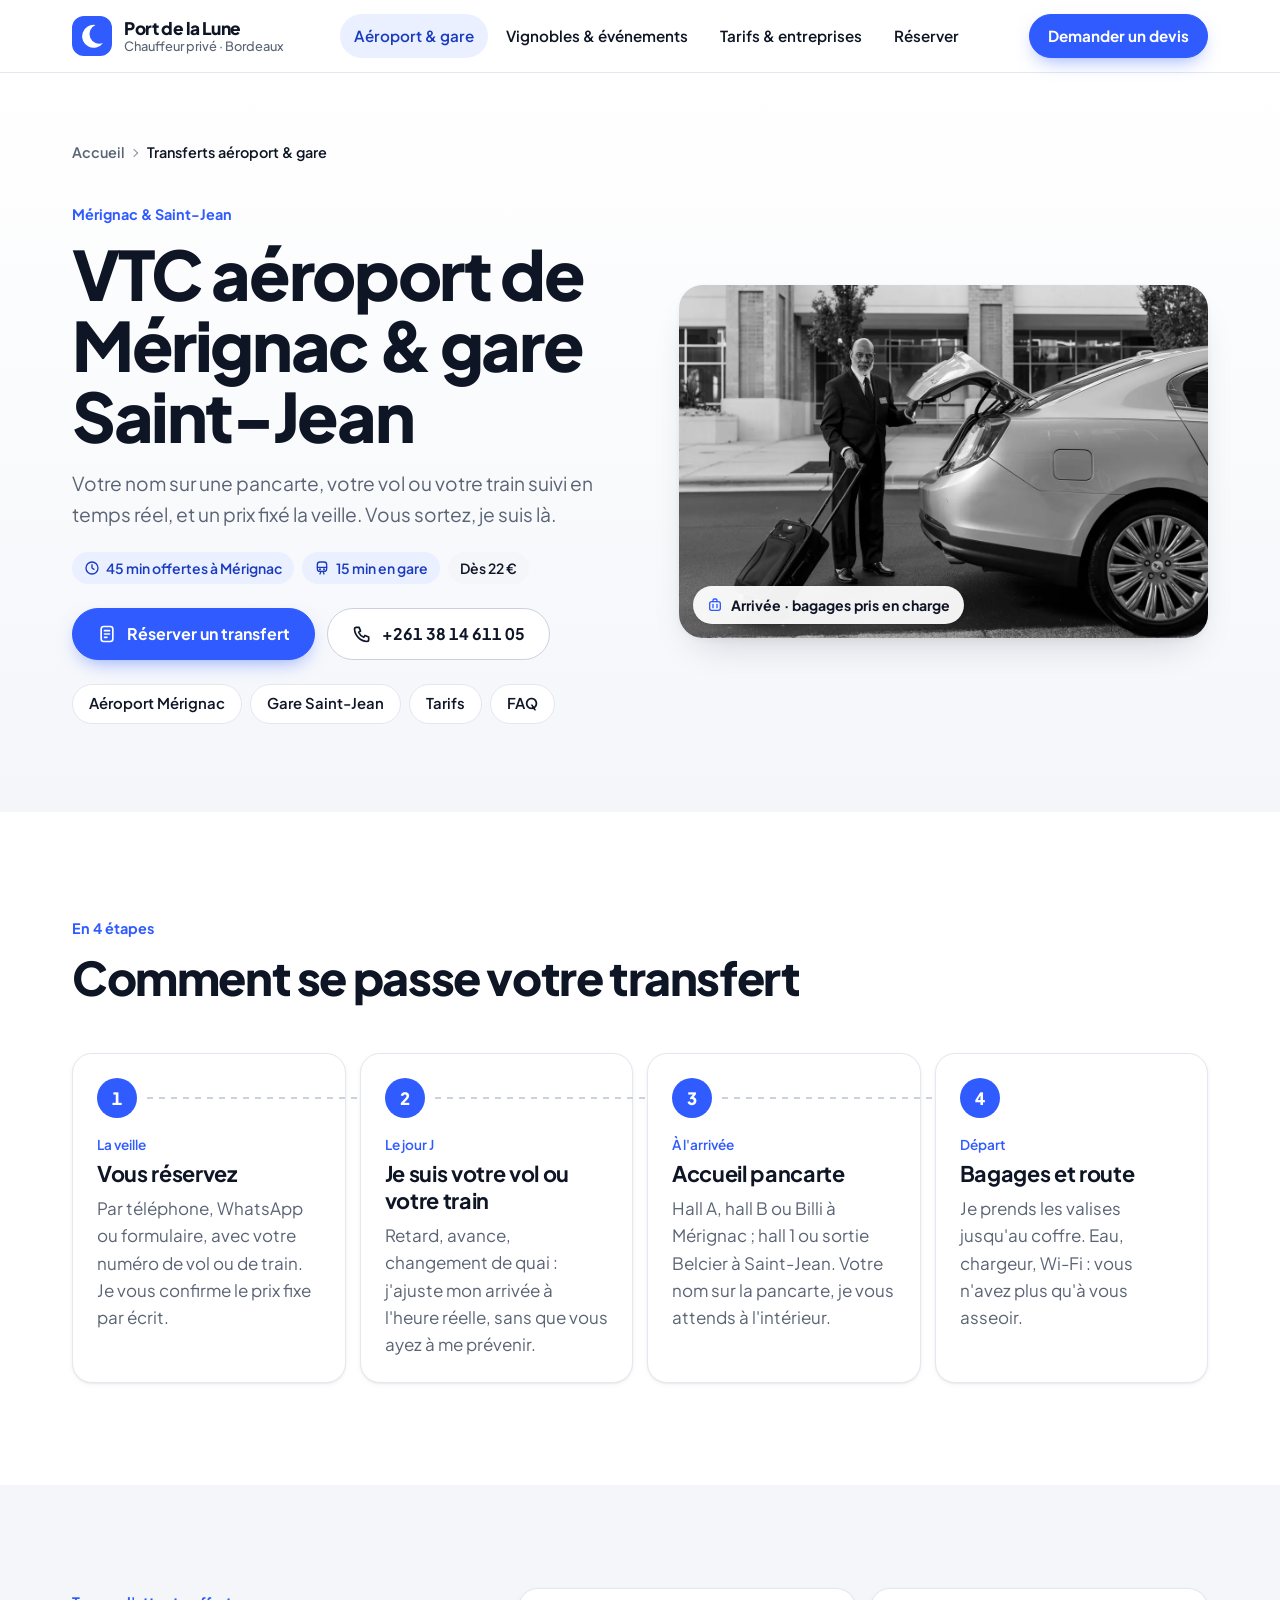
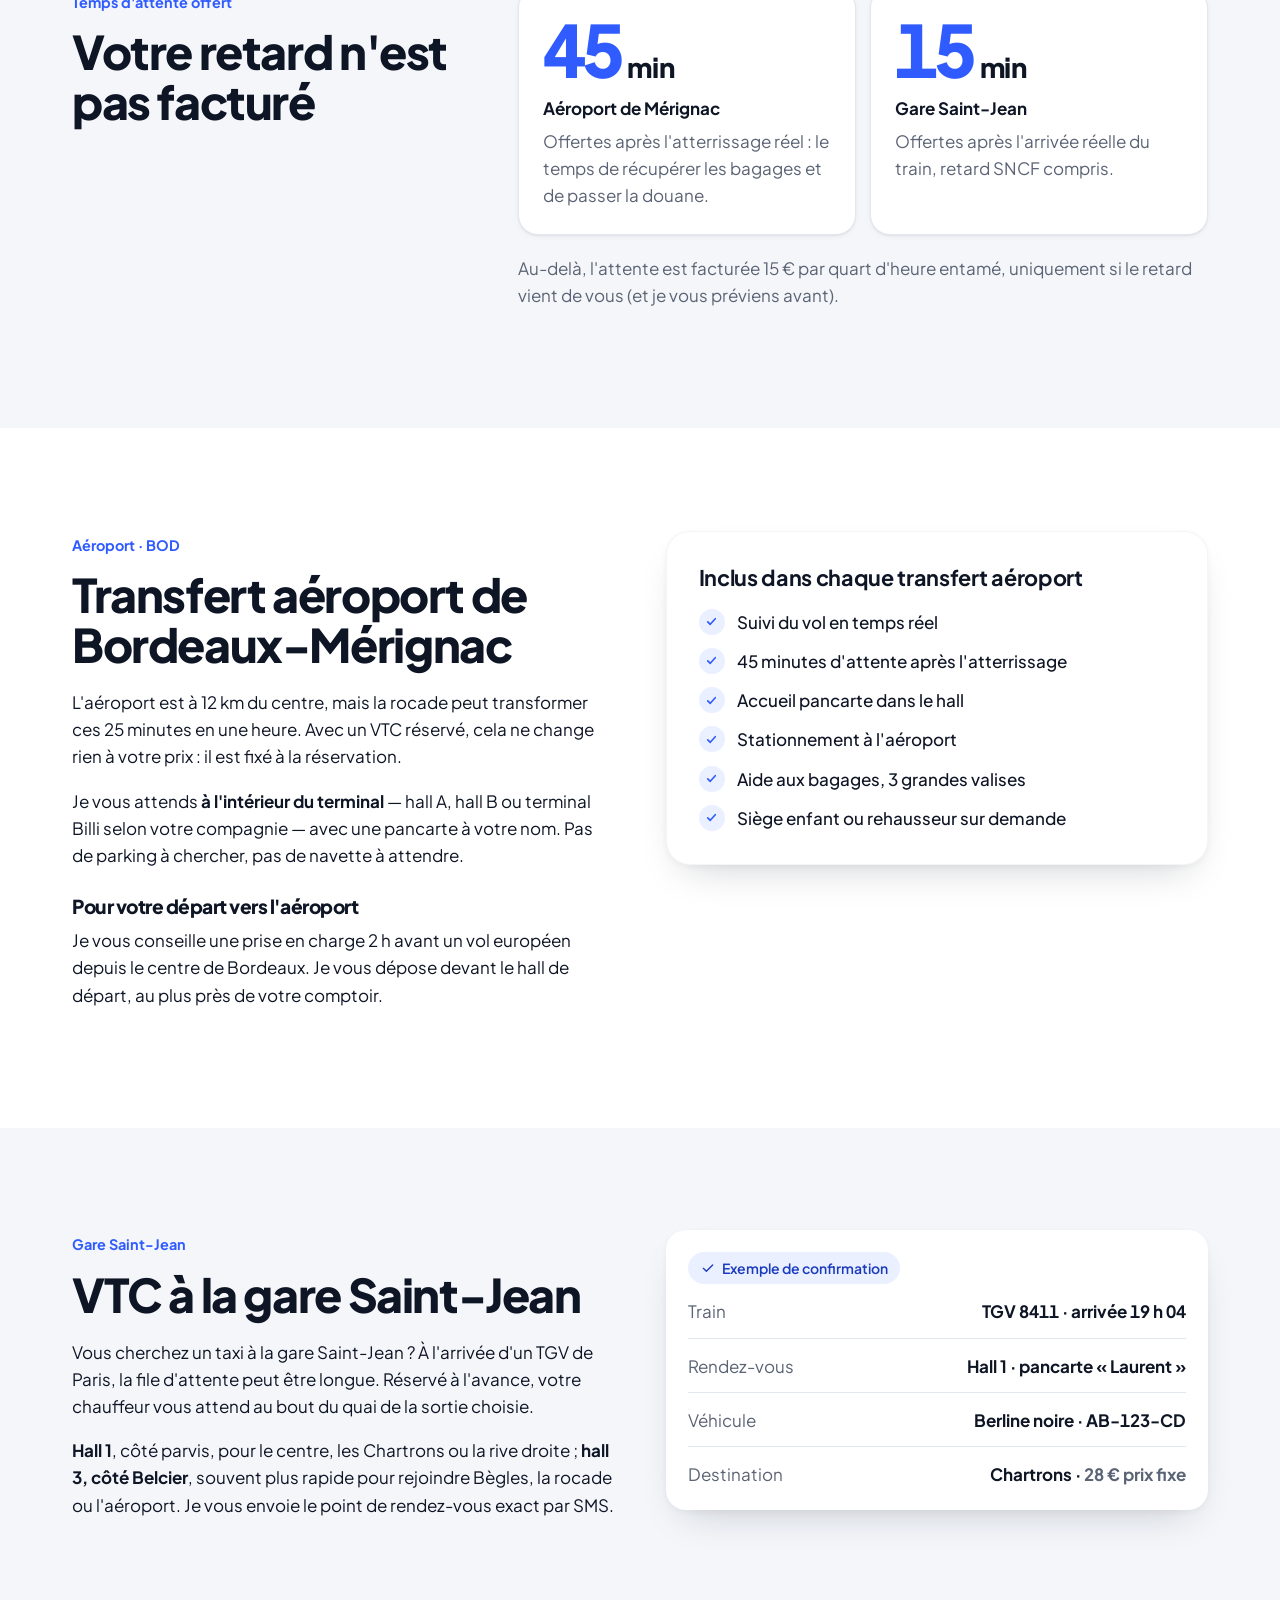
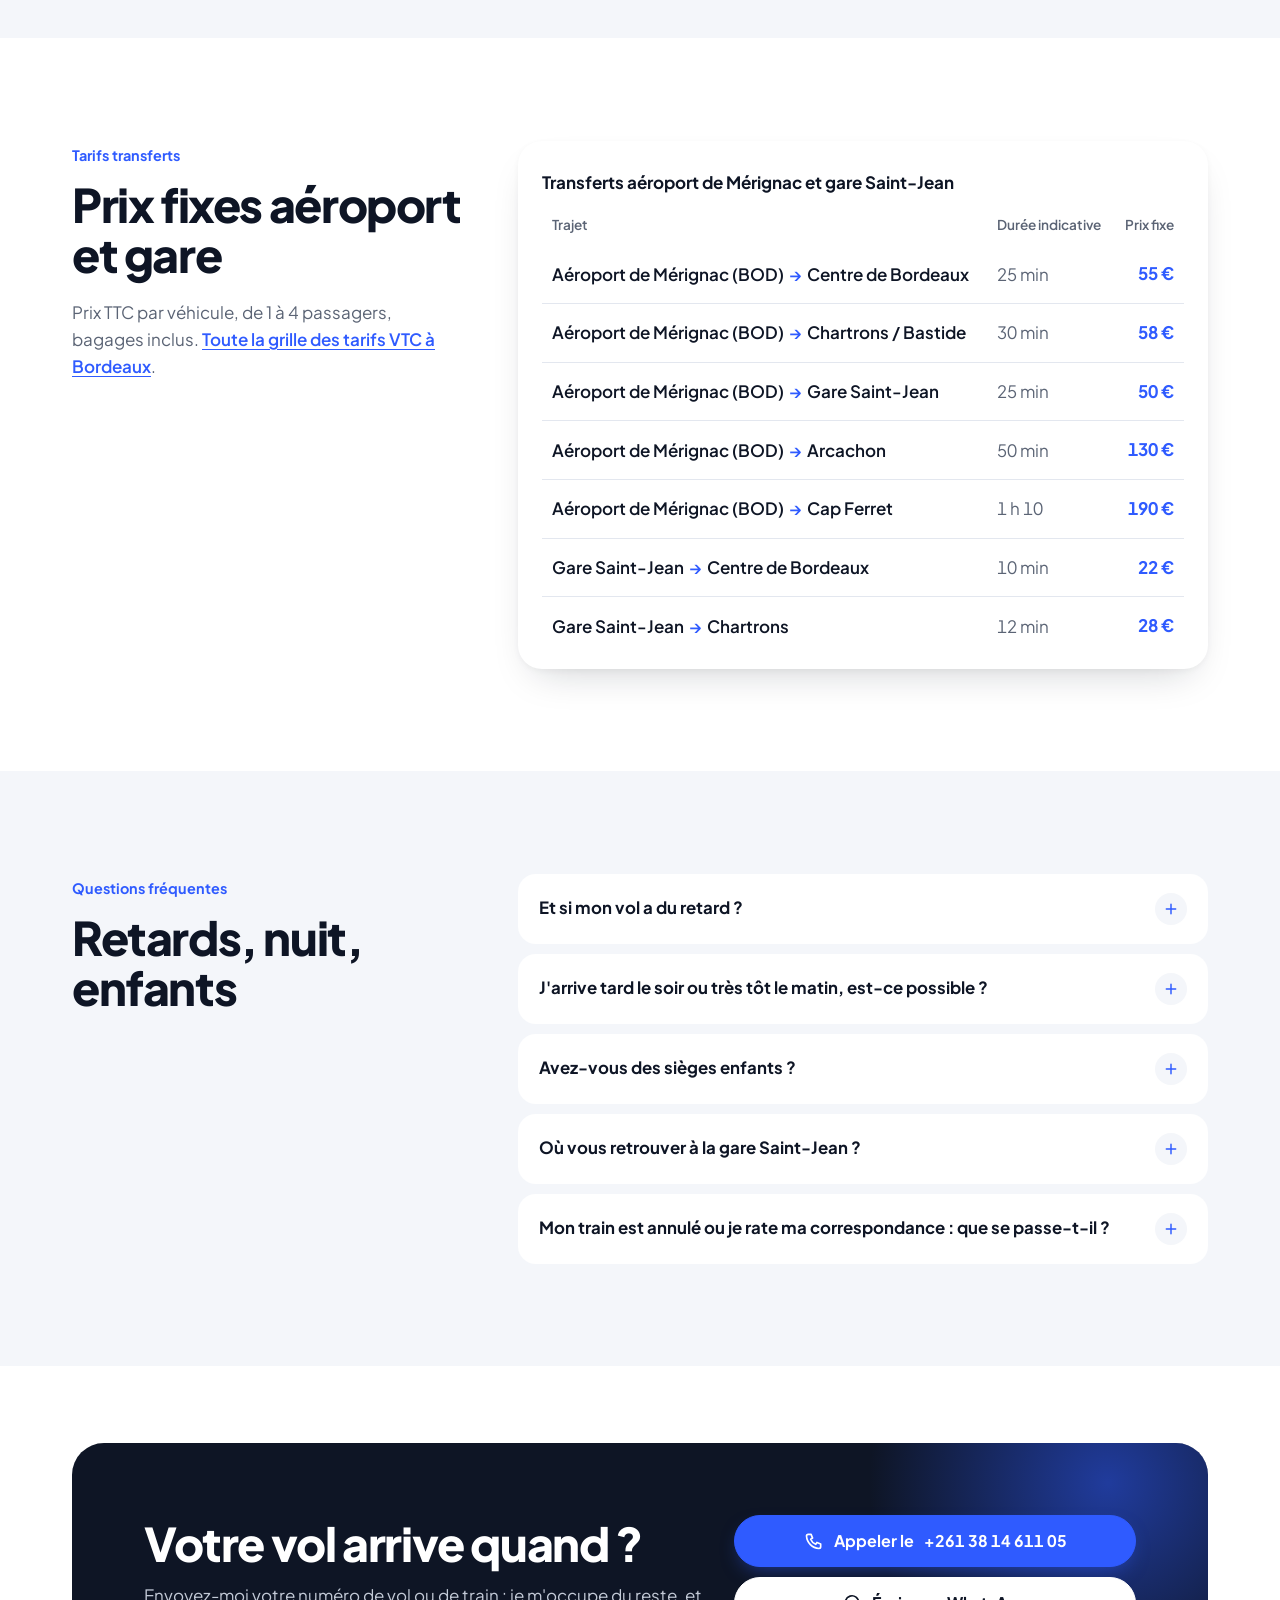
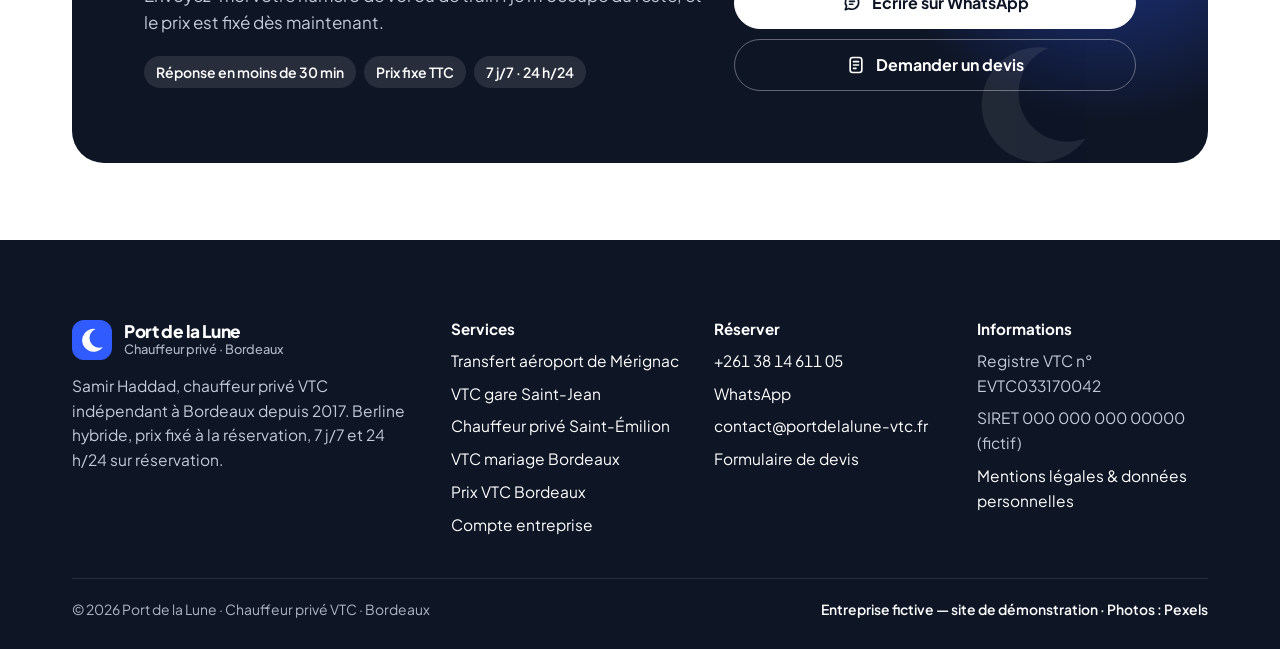
<file: aeroport-gare.html>
<!doctype html>
<html lang="fr">
<head>
<meta charset="utf-8">
<meta name="viewport" content="width=device-width, initial-scale=1, viewport-fit=cover">
<title>VTC aéroport Mérignac &amp; gare Saint-Jean, prix fixe | Port de la Lune</title>
<meta name="description" content="Transfert VTC aéroport de Bordeaux-Mérignac et gare Saint-Jean : accueil pancarte, vol suivi, 45 min d'attente offertes. Dès 50 €, prix fixé à la réservation.">
<link rel="canonical" href="https://www.portdelalune-vtc.fr/aeroport-gare.html">
<meta name="robots" content="index, follow, max-image-preview:large">
<meta name="theme-color" content="#FFFFFF">
<meta name="format-detection" content="telephone=no">
<link rel="icon" href="assets/img/favicon.svg" type="image/svg+xml">
<meta property="og:type" content="website">
<meta property="og:locale" content="fr_FR">
<meta property="og:site_name" content="Port de la Lune — Chauffeur privé Bordeaux">
<meta property="og:title" content="VTC aéroport Mérignac &amp; gare Saint-Jean, prix fixe | Port de la Lune">
<meta property="og:description" content="Transfert VTC aéroport de Bordeaux-Mérignac et gare Saint-Jean : accueil pancarte, vol suivi, 45 min d'attente offertes. Dès 50 €, prix fixé à la réservation.">
<meta property="og:url" content="https://www.portdelalune-vtc.fr/aeroport-gare.html">
<meta property="og:image" content="https://www.portdelalune-vtc.fr/assets/img/og-port-de-la-lune.jpg">
<meta property="og:image:width" content="1200">
<meta property="og:image:height" content="630">
<meta property="og:image:alt" content="Chauffeur en manteau sombre ouvrant la portière d'une berline noire à une cliente souriante">
<meta name="twitter:card" content="summary_large_image">
<meta name="twitter:title" content="VTC aéroport Mérignac &amp; gare Saint-Jean, prix fixe | Port de la Lune">
<meta name="twitter:description" content="Transfert VTC aéroport de Bordeaux-Mérignac et gare Saint-Jean : accueil pancarte, vol suivi, 45 min d'attente offertes. Dès 50 €, prix fixé à la réservation.">
<meta name="twitter:image" content="https://www.portdelalune-vtc.fr/assets/img/og-port-de-la-lune.jpg">
<link rel="preconnect" href="https://fonts.googleapis.com">
<link rel="preconnect" href="https://fonts.gstatic.com" crossorigin>
<link rel="stylesheet" href="https://fonts.googleapis.com/css2?family=Plus+Jakarta+Sans:wght@400..800&amp;display=swap">
<link rel="stylesheet" href="assets/css/style.css">
<script>document.documentElement.classList.add('js')</script>
<script src="assets/js/main.js" defer></script>
<script type="application/ld+json">
{
  "@context": "https://schema.org",
  "@graph": [
    {
      "@type": "BreadcrumbList",
      "@id": "https://www.portdelalune-vtc.fr/aeroport-gare.html#ariane",
      "itemListElement": [
        {
          "@type": "ListItem",
          "position": 1,
          "name": "Accueil",
          "item": "https://www.portdelalune-vtc.fr/"
        },
        {
          "@type": "ListItem",
          "position": 2,
          "name": "Transferts aéroport & gare",
          "item": "https://www.portdelalune-vtc.fr/aeroport-gare.html"
        }
      ]
    },
    {
      "@type": "Service",
      "@id": "https://www.portdelalune-vtc.fr/aeroport-gare.html#service-merignac",
      "name": "Transfert VTC aéroport de Bordeaux-Mérignac",
      "serviceType": "Transfert aéroport avec chauffeur",
      "provider": {
        "@id": "https://www.portdelalune-vtc.fr/#entreprise"
      },
      "areaServed": [
        {
          "@type": "Airport",
          "name": "Aéroport de Bordeaux-Mérignac",
          "iataCode": "BOD"
        },
        {
          "@type": "AdministrativeArea",
          "name": "Bordeaux Métropole"
        }
      ],
      "description": "Accueil pancarte dans le hall, suivi du vol, 45 minutes d'attente offertes après l'atterrissage, prix fixé à la réservation.",
      "offers": [
        {
          "@type": "Offer",
          "name": "Mérignac BOD → Centre de Bordeaux",
          "price": "55.00",
          "priceCurrency": "EUR",
          "availability": "https://schema.org/InStock",
          "seller": {
            "@id": "https://www.portdelalune-vtc.fr/#entreprise"
          },
          "priceSpecification": {
            "@type": "PriceSpecification",
            "price": "55.00",
            "priceCurrency": "EUR",
            "valueAddedTaxIncluded": true
          }
        },
        {
          "@type": "Offer",
          "name": "Mérignac BOD → Gare Saint-Jean",
          "price": "50.00",
          "priceCurrency": "EUR",
          "availability": "https://schema.org/InStock",
          "seller": {
            "@id": "https://www.portdelalune-vtc.fr/#entreprise"
          },
          "priceSpecification": {
            "@type": "PriceSpecification",
            "price": "50.00",
            "priceCurrency": "EUR",
            "valueAddedTaxIncluded": true
          }
        },
        {
          "@type": "Offer",
          "name": "Mérignac BOD → Arcachon",
          "price": "130.00",
          "priceCurrency": "EUR",
          "availability": "https://schema.org/InStock",
          "seller": {
            "@id": "https://www.portdelalune-vtc.fr/#entreprise"
          },
          "priceSpecification": {
            "@type": "PriceSpecification",
            "price": "130.00",
            "priceCurrency": "EUR",
            "valueAddedTaxIncluded": true
          }
        },
        {
          "@type": "Offer",
          "name": "Mérignac BOD → Cap Ferret",
          "price": "190.00",
          "priceCurrency": "EUR",
          "availability": "https://schema.org/InStock",
          "seller": {
            "@id": "https://www.portdelalune-vtc.fr/#entreprise"
          },
          "priceSpecification": {
            "@type": "PriceSpecification",
            "price": "190.00",
            "priceCurrency": "EUR",
            "valueAddedTaxIncluded": true
          }
        }
      ]
    },
    {
      "@type": "Service",
      "@id": "https://www.portdelalune-vtc.fr/aeroport-gare.html#service-saint-jean",
      "name": "VTC gare Saint-Jean Bordeaux",
      "serviceType": "Transfert gare avec chauffeur",
      "provider": {
        "@id": "https://www.portdelalune-vtc.fr/#entreprise"
      },
      "areaServed": [
        {
          "@type": "TrainStation",
          "name": "Gare de Bordeaux Saint-Jean"
        },
        {
          "@type": "City",
          "name": "Bordeaux"
        }
      ],
      "description": "Rendez-vous hall 1 ou hall 3 (Belcier), suivi du train, 15 minutes d'attente comprises, prix fixe.",
      "offers": [
        {
          "@type": "Offer",
          "name": "Gare Saint-Jean → Centre de Bordeaux",
          "price": "22.00",
          "priceCurrency": "EUR",
          "availability": "https://schema.org/InStock",
          "seller": {
            "@id": "https://www.portdelalune-vtc.fr/#entreprise"
          },
          "priceSpecification": {
            "@type": "PriceSpecification",
            "price": "22.00",
            "priceCurrency": "EUR",
            "valueAddedTaxIncluded": true
          }
        },
        {
          "@type": "Offer",
          "name": "Gare Saint-Jean → Chartrons",
          "price": "28.00",
          "priceCurrency": "EUR",
          "availability": "https://schema.org/InStock",
          "seller": {
            "@id": "https://www.portdelalune-vtc.fr/#entreprise"
          },
          "priceSpecification": {
            "@type": "PriceSpecification",
            "price": "28.00",
            "priceCurrency": "EUR",
            "valueAddedTaxIncluded": true
          }
        }
      ]
    },
    {
      "@type": "FAQPage",
      "@id": "https://www.portdelalune-vtc.fr/aeroport-gare.html#faq",
      "mainEntity": [
        {
          "@type": "Question",
          "name": "Et si mon vol a du retard ?",
          "acceptedAnswer": {
            "@type": "Answer",
            "text": "Je suis votre vol en temps réel grâce à son numéro. Je me cale sur l'heure d'atterrissage réelle, et les 45 minutes d'attente offertes commencent à ce moment-là. Aucun supplément pour un retard de vol."
          }
        },
        {
          "@type": "Question",
          "name": "J'arrive tard le soir ou très tôt le matin, est-ce possible ?",
          "acceptedAnswer": {
            "@type": "Answer",
            "text": "Oui, 7 j/7 et 24 h/24 sur réservation. Entre 22 h et 6 h, une majoration de nuit de 15 % s'applique ; elle est déjà incluse dans le prix fixe que je vous annonce."
          }
        },
        {
          "@type": "Question",
          "name": "Avez-vous des sièges enfants ?",
          "acceptedAnswer": {
            "@type": "Answer",
            "text": "Oui : siège bébé, siège enfant ou rehausseur, installés avant votre arrivée et sans supplément. Indiquez simplement l'âge ou le poids de l'enfant lors de la réservation."
          }
        },
        {
          "@type": "Question",
          "name": "Où vous retrouver à la gare Saint-Jean ?",
          "acceptedAnswer": {
            "@type": "Answer",
            "text": "Au hall 1, côté parvis principal, ou au hall 3, côté Belcier, selon votre voiture de train et votre destination. Je vous envoie un SMS avec le point exact et la plaque du véhicule avant votre arrivée."
          }
        },
        {
          "@type": "Question",
          "name": "Mon train est annulé ou je rate ma correspondance : que se passe-t-il ?",
          "acceptedAnswer": {
            "@type": "Answer",
            "text": "Prévenez-moi dès que possible par téléphone ou WhatsApp. Je décale la prise en charge sur votre nouveau train sans frais si je suis disponible ; sinon, la course est annulée sans frais."
          }
        }
      ]
    }
  ]
}
</script>
</head>
<body>
<a class="skip-link" href="#contenu">Aller au contenu</a>
<header class="site-header">
  <div class="wrap">
    <a class="brand" href="index.html" aria-label="Port de la Lune, chauffeur privé à Bordeaux — accueil">
      <svg class="brand__mark" viewBox="0 0 40 40" aria-hidden="true" focusable="false"><rect width="40" height="40" rx="12" fill="#2F5BFF"/><path d="M23.5 9A11.5 11.5 0 1 0 31 27 9 9 0 0 1 23.5 9Z" fill="#fff"/></svg>
      <span class="brand__text"><span class="brand__name">Port de la Lune</span><span class="brand__sub">Chauffeur privé · Bordeaux</span></span>
    </a>
    <nav class="nav" aria-label="Navigation principale">
      <ul class="nav__list">
        <li><a class="nav__link" href="aeroport-gare.html" aria-current="page">Aéroport &amp; gare</a></li>
        <li><a class="nav__link" href="vignobles-evenements.html">Vignobles &amp; événements</a></li>
        <li><a class="nav__link" href="tarifs.html">Tarifs &amp; entreprises</a></li>
        <li><a class="nav__link" href="contact.html">Réserver</a></li>
      </ul>
    </nav>
    <div class="header-actions">
      <a class="header-phone num" href="tel:+261381461105"><svg viewBox="0 0 24 24" aria-hidden="true" focusable="false" fill="none" stroke="currentColor" stroke-width="2" stroke-linecap="round" stroke-linejoin="round"><path d="M5 4h3.5l1.8 4.5-2.3 1.4a11 11 0 0 0 6.1 6.1l1.4-2.3 4.5 1.8V19a2 2 0 0 1-2 2A16 16 0 0 1 3 6a2 2 0 0 1 2-2Z"/></svg>+261 38 14 611 05</a>
      <a class="btn btn--primary btn--sm" href="contact.html">Demander un devis</a>
    </div>
    <button class="menu-toggle" type="button" aria-expanded="false" aria-controls="menu-mobile" data-menu-open><span class="menu-toggle__bars" aria-hidden="true"></span>Menu</button>
  </div>
</header>
<div class="mobile-nav" id="menu-mobile" hidden role="dialog" aria-modal="true" aria-label="Menu">
  <div class="mobile-nav__top">
    <span class="brand"><svg class="brand__mark" viewBox="0 0 40 40" aria-hidden="true" focusable="false"><rect width="40" height="40" rx="12" fill="#2F5BFF"/><path d="M23.5 9A11.5 11.5 0 1 0 31 27 9 9 0 0 1 23.5 9Z" fill="#fff"/></svg><span class="brand__text"><span class="brand__name">Port de la Lune</span></span></span>
    <button class="menu-toggle" type="button" data-menu-close><span class="menu-toggle__bars" aria-hidden="true"></span>Fermer</button>
  </div>
  <nav aria-label="Navigation mobile">
    <ul class="mobile-nav__list">
      <li><a href="index.html">Accueil<svg viewBox="0 0 24 24" aria-hidden="true" focusable="false" fill="none" stroke="currentColor" stroke-width="2" stroke-linecap="round" stroke-linejoin="round"><path d="m9 6 6 6-6 6"/></svg></a></li>
      <li><a href="aeroport-gare.html" aria-current="page">Aéroport &amp; gare<svg viewBox="0 0 24 24" aria-hidden="true" focusable="false" fill="none" stroke="currentColor" stroke-width="2" stroke-linecap="round" stroke-linejoin="round"><path d="m9 6 6 6-6 6"/></svg></a></li>
      <li><a href="vignobles-evenements.html">Vignobles &amp; événements<svg viewBox="0 0 24 24" aria-hidden="true" focusable="false" fill="none" stroke="currentColor" stroke-width="2" stroke-linecap="round" stroke-linejoin="round"><path d="m9 6 6 6-6 6"/></svg></a></li>
      <li><a href="tarifs.html">Tarifs &amp; entreprises<svg viewBox="0 0 24 24" aria-hidden="true" focusable="false" fill="none" stroke="currentColor" stroke-width="2" stroke-linecap="round" stroke-linejoin="round"><path d="m9 6 6 6-6 6"/></svg></a></li>
      <li><a href="contact.html">Réserver<svg viewBox="0 0 24 24" aria-hidden="true" focusable="false" fill="none" stroke="currentColor" stroke-width="2" stroke-linecap="round" stroke-linejoin="round"><path d="m9 6 6 6-6 6"/></svg></a></li>
    </ul>
  </nav>
  <div class="mobile-nav__foot">
    <a class="btn btn--primary btn--block" href="tel:+261381461105"><svg viewBox="0 0 24 24" aria-hidden="true" focusable="false" fill="none" stroke="currentColor" stroke-width="2" stroke-linecap="round" stroke-linejoin="round"><path d="M5 4h3.5l1.8 4.5-2.3 1.4a11 11 0 0 0 6.1 6.1l1.4-2.3 4.5 1.8V19a2 2 0 0 1-2 2A16 16 0 0 1 3 6a2 2 0 0 1 2-2Z"/></svg>Appeler le <span class="num">+261 38 14 611 05</span></a>
    <a class="btn btn--soft btn--block" href="https://wa.me/261381461105" rel="noopener"><svg viewBox="0 0 24 24" aria-hidden="true" focusable="false" fill="none" stroke="currentColor" stroke-width="2" stroke-linecap="round" stroke-linejoin="round"><path d="M20 11.5a8 8 0 0 1-11.8 7L4 20l1.5-4A8 8 0 1 1 20 11.5Z"/><path d="M9 10h6M9 13.5h4"/></svg>WhatsApp</a>
  </div>
</div>
<main id="contenu">
<section class="page-hero" aria-labelledby="titre-principal">
  <div class="wrap">
    <nav class="breadcrumb" aria-label="Fil d'Ariane">
  <ol>
    <li><a href="index.html">Accueil</a></li>
    <li><span aria-current="page">Transferts aéroport &amp; gare</span></li>
  </ol>
</nav>
    <div class="page-hero__grid page-hero__grid--media">
      <div>
        <span class="eyebrow">Mérignac &amp; Saint-Jean</span>
        <h1 class="h1 page-hero__title" id="titre-principal">VTC aéroport de Mérignac &amp; gare Saint-Jean</h1>
        <p class="lead">Votre nom sur une pancarte, votre vol ou votre train suivi en temps réel, et un prix fixé la veille. Vous sortez, je suis là.</p>
        <ul class="chips" style="margin-bottom:24px"><li class="chip"><svg viewBox="0 0 24 24" aria-hidden="true" focusable="false" fill="none" stroke="currentColor" stroke-width="2" stroke-linecap="round" stroke-linejoin="round"><circle cx="12" cy="12" r="9"/><path d="M12 7v5l3 2"/></svg>45 min offertes à Mérignac</li><li class="chip"><svg viewBox="0 0 24 24" aria-hidden="true" focusable="false" fill="none" stroke="currentColor" stroke-width="2" stroke-linecap="round" stroke-linejoin="round"><rect x="5" y="3" width="14" height="14" rx="4"/><path d="M5 11h14M9 21l1.5-4M15 21l-1.5-4"/><circle cx="9" cy="14" r=".6" fill="currentColor"/><circle cx="15" cy="14" r=".6" fill="currentColor"/></svg>15 min en gare</li><li class="chip chip--soft">Dès 22 €</li></ul>
        <div class="btn-row">
          <a class="btn btn--primary" href="contact.html"><svg viewBox="0 0 24 24" aria-hidden="true" focusable="false" fill="none" stroke="currentColor" stroke-width="2" stroke-linecap="round" stroke-linejoin="round"><rect x="5" y="3" width="14" height="18" rx="3"/><path d="M9 8h6M9 12h6M9 16h3"/></svg>Réserver un transfert</a>
          <a class="btn" href="tel:+261381461105"><svg viewBox="0 0 24 24" aria-hidden="true" focusable="false" fill="none" stroke="currentColor" stroke-width="2" stroke-linecap="round" stroke-linejoin="round"><path d="M5 4h3.5l1.8 4.5-2.3 1.4a11 11 0 0 0 6.1 6.1l1.4-2.3 4.5 1.8V19a2 2 0 0 1-2 2A16 16 0 0 1 3 6a2 2 0 0 1 2-2Z"/></svg><span class="num">+261 38 14 611 05</span></a>
        </div>
        <nav class="anchor-nav" aria-label="Sur cette page">
          <a href="#merignac">Aéroport Mérignac</a><a href="#saint-jean">Gare Saint-Jean</a><a href="#tarifs-transferts">Tarifs</a><a href="#faq-transferts">FAQ</a>
        </nav>
      </div>
      <figure class="photo"><img src="assets/img/transfert-aeroport-merignac-bagages.webp" width="1200" height="800" fetchpriority="high" alt="Chauffeur en costume qui range la valise d'un voyageur dans le coffre ouvert de la berline"><figcaption><span><svg viewBox="0 0 24 24" aria-hidden="true" focusable="false" fill="none" stroke="currentColor" stroke-width="2" stroke-linecap="round" stroke-linejoin="round"><rect x="4" y="7" width="16" height="13" rx="3"/><path d="M9 7V5a2 2 0 0 1 2-2h2a2 2 0 0 1 2 2v2M9 11v5M15 11v5"/></svg>Arrivée · bagages pris en charge</span></figcaption></figure>
    </div>
  </div>
</section>

<section class="section" aria-labelledby="titre-etapes">
  <div class="wrap">
    <div class="section-head">
      <span class="eyebrow">En 4 étapes</span>
      <h2 class="h2" id="titre-etapes">Comment se passe votre transfert</h2>
    </div>
    <ol class="steps">
      <li class="step" data-reveal><span class="step__num" aria-hidden="true">1</span><span class="step__when">La veille</span><h3 class="h3">Vous réservez</h3><p>Par téléphone, WhatsApp ou formulaire, avec votre numéro de vol ou de train. Je vous confirme le prix fixe par écrit.</p></li>
      <li class="step" data-reveal="2"><span class="step__num" aria-hidden="true">2</span><span class="step__when">Le jour J</span><h3 class="h3">Je suis votre vol ou votre train</h3><p>Retard, avance, changement de quai : j'ajuste mon arrivée à l'heure réelle, sans que vous ayez à me prévenir.</p></li>
      <li class="step" data-reveal="3"><span class="step__num" aria-hidden="true">3</span><span class="step__when">À l'arrivée</span><h3 class="h3">Accueil pancarte</h3><p>Hall A, hall B ou Billi à Mérignac ; hall 1 ou sortie Belcier à Saint-Jean. Votre nom sur la pancarte, je vous attends à l'intérieur.</p></li>
      <li class="step" data-reveal="3"><span class="step__num" aria-hidden="true">4</span><span class="step__when">Départ</span><h3 class="h3">Bagages et route</h3><p>Je prends les valises jusqu'au coffre. Eau, chargeur, Wi-Fi : vous n'avez plus qu'à vous asseoir.</p></li>
    </ol>
  </div>
</section>

<section class="section section--soft" aria-labelledby="titre-attente">
  <div class="wrap two-col">
    <div>
      <span class="eyebrow">Temps d'attente offert</span>
      <h2 class="h2" id="titre-attente">Votre retard n'est pas facturé</h2>
    </div>
    <div>
      <div class="bignums">
        <div class="bignum" data-reveal><b>45<small>min</small></b><span>Aéroport de Mérignac</span><p>Offertes après l'atterrissage réel : le temps de récupérer les bagages et de passer la douane.</p></div>
        <div class="bignum" data-reveal="2"><b>15<small>min</small></b><span>Gare Saint-Jean</span><p>Offertes après l'arrivée réelle du train, retard SNCF compris.</p></div>
      </div>
      <p class="muted mt-m">Au-delà, l'attente est facturée 15 € par quart d'heure entamé, uniquement si le retard vient de vous (et je vous préviens avant).</p>
    </div>
  </div>
</section>

<section class="section" id="merignac" aria-labelledby="titre-merignac">
  <div class="wrap split">
    <div>
      <span class="eyebrow">Aéroport · BOD</span>
      <h2 class="h2" id="titre-merignac">Transfert aéroport de Bordeaux-Mérignac</h2>
      <div class="prose mt-m">
        <p>L'aéroport est à 12 km du centre, mais la rocade peut transformer ces 25 minutes en une heure. Avec un VTC réservé, cela ne change rien à votre prix : il est fixé à la réservation.</p>
        <p>Je vous attends <strong>à l'intérieur du terminal</strong> — hall A, hall B ou terminal Billi selon votre compagnie — avec une pancarte à votre nom. Pas de parking à chercher, pas de navette à attendre.</p>
        <h3>Pour votre départ vers l'aéroport</h3>
        <p>Je vous conseille une prise en charge 2 h avant un vol européen depuis le centre de Bordeaux. Je vous dépose devant le hall de départ, au plus près de votre comptoir.</p>
      </div>
    </div>
    <div class="card" data-reveal>
      <h3 class="h3" style="margin-bottom:18px">Inclus dans chaque transfert aéroport</h3>
      <ul class="checklist">
        <li>Suivi du vol en temps réel</li>
        <li>45 minutes d'attente après l'atterrissage</li>
        <li>Accueil pancarte dans le hall</li>
        <li>Stationnement à l'aéroport</li>
        <li>Aide aux bagages, 3 grandes valises</li>
        <li>Siège enfant ou rehausseur sur demande</li>
      </ul>
    </div>
  </div>
</section>

<section class="section section--soft" id="saint-jean" aria-labelledby="titre-saint-jean">
  <div class="wrap split">
    <div>
      <span class="eyebrow">Gare Saint-Jean</span>
      <h2 class="h2" id="titre-saint-jean">VTC à la gare Saint-Jean</h2>
      <div class="prose mt-m">
        <p>Vous cherchez un taxi à la gare Saint-Jean ? À l'arrivée d'un TGV de Paris, la file d'attente peut être longue. Réservé à l'avance, votre chauffeur vous attend au bout du quai de la sortie choisie.</p>
        <p><strong>Hall 1</strong>, côté parvis, pour le centre, les Chartrons ou la rive droite ; <strong>hall 3, côté Belcier</strong>, souvent plus rapide pour rejoindre Bègles, la rocade ou l'aéroport. Je vous envoie le point de rendez-vous exact par SMS.</p>
      </div>
    </div>
    <div class="confirm" data-reveal>
      <span class="chip" style="justify-self:start"><svg viewBox="0 0 24 24" aria-hidden="true" focusable="false" fill="none" stroke="currentColor" stroke-width="2" stroke-linecap="round" stroke-linejoin="round"><path d="m5 12.5 4.5 4.5L19 7.5"/></svg>Exemple de confirmation</span>
      <div class="confirm__row"><span>Train</span><b class="num">TGV 8411 · arrivée 19 h 04</b></div>
      <div class="confirm__row"><span>Rendez-vous</span><b>Hall 1 · pancarte « Laurent »</b></div>
      <div class="confirm__row"><span>Véhicule</span><b class="num">Berline noire · AB-123-CD</b></div>
      <div class="confirm__row"><span>Destination</span><b>Chartrons · <span class="text-blue num">28 € prix fixe</span></b></div>
    </div>
  </div>
</section>

<section class="section" id="tarifs-transferts" aria-labelledby="titre-tarifs-transferts">
  <div class="wrap two-col">
    <div>
      <span class="eyebrow">Tarifs transferts</span>
      <h2 class="h2" id="titre-tarifs-transferts">Prix fixes aéroport et gare</h2>
      <p class="muted mt-m">Prix TTC par véhicule, de 1 à 4 passagers, bagages inclus. <a class="link-inline" href="tarifs.html">Toute la grille des tarifs VTC à Bordeaux</a>.</p>
    </div>
    <div class="table-card">
      <table class="price-table">
        <caption>Transferts aéroport de Mérignac et gare Saint-Jean</caption>
        <thead><tr><th scope="col">Trajet</th><th scope="col" class="hide-sm">Durée indicative</th><th scope="col" class="num">Prix fixe</th></tr></thead>
        <tbody>
        <tr><th scope="row">Aéroport de Mérignac (BOD) <span class="route-arrow" aria-label="vers">→</span> Centre de Bordeaux</th><td class="dur hide-sm">25 min</td><td class="num"><b>55 €</b></td></tr>
        <tr><th scope="row">Aéroport de Mérignac (BOD) <span class="route-arrow" aria-label="vers">→</span> Chartrons / Bastide</th><td class="dur hide-sm">30 min</td><td class="num"><b>58 €</b></td></tr>
        <tr><th scope="row">Aéroport de Mérignac (BOD) <span class="route-arrow" aria-label="vers">→</span> Gare Saint-Jean</th><td class="dur hide-sm">25 min</td><td class="num"><b>50 €</b></td></tr>
        <tr><th scope="row">Aéroport de Mérignac (BOD) <span class="route-arrow" aria-label="vers">→</span> Arcachon</th><td class="dur hide-sm">50 min</td><td class="num"><b>130 €</b></td></tr>
        <tr><th scope="row">Aéroport de Mérignac (BOD) <span class="route-arrow" aria-label="vers">→</span> Cap Ferret</th><td class="dur hide-sm">1 h 10</td><td class="num"><b>190 €</b></td></tr>
        <tr><th scope="row">Gare Saint-Jean <span class="route-arrow" aria-label="vers">→</span> Centre de Bordeaux</th><td class="dur hide-sm">10 min</td><td class="num"><b>22 €</b></td></tr>
        <tr><th scope="row">Gare Saint-Jean <span class="route-arrow" aria-label="vers">→</span> Chartrons</th><td class="dur hide-sm">12 min</td><td class="num"><b>28 €</b></td></tr>
        </tbody>
      </table>
    </div>
  </div>
</section>

<section class="section section--soft" id="faq-transferts" aria-labelledby="titre-faq">
  <div class="wrap two-col">
    <div>
      <span class="eyebrow">Questions fréquentes</span>
      <h2 class="h2" id="titre-faq">Retards, nuit, enfants</h2>
    </div>
    <div class="faq">
  <details>
    <summary>Et si mon vol a du retard ?</summary>
    <div class="faq__a"><p>Je suis votre vol en temps réel grâce à son numéro. Je me cale sur l'heure d'atterrissage réelle, et les 45 minutes d'attente offertes commencent à ce moment-là. Aucun supplément pour un retard de vol.</p></div>
  </details>
  <details>
    <summary>J'arrive tard le soir ou très tôt le matin, est-ce possible ?</summary>
    <div class="faq__a"><p>Oui, 7 j/7 et 24 h/24 sur réservation. Entre 22 h et 6 h, une majoration de nuit de 15 % s'applique ; elle est déjà incluse dans le prix fixe que je vous annonce.</p></div>
  </details>
  <details>
    <summary>Avez-vous des sièges enfants ?</summary>
    <div class="faq__a"><p>Oui : siège bébé, siège enfant ou rehausseur, installés avant votre arrivée et sans supplément. Indiquez simplement l'âge ou le poids de l'enfant lors de la réservation.</p></div>
  </details>
  <details>
    <summary>Où vous retrouver à la gare Saint-Jean ?</summary>
    <div class="faq__a"><p>Au hall 1, côté parvis principal, ou au hall 3, côté Belcier, selon votre voiture de train et votre destination. Je vous envoie un SMS avec le point exact et la plaque du véhicule avant votre arrivée.</p></div>
  </details>
  <details>
    <summary>Mon train est annulé ou je rate ma correspondance : que se passe-t-il ?</summary>
    <div class="faq__a"><p>Prévenez-moi dès que possible par téléphone ou WhatsApp. Je décale la prise en charge sur votre nouveau train sans frais si je suis disponible ; sinon, la course est annulée sans frais.</p></div>
  </details>
</div>
  </div>
</section>

<section class="section" aria-labelledby="cta-titre">
  <div class="wrap">
    <div class="cta dark" data-reveal>
      <svg class="cta__moon" viewBox="0 0 40 40" aria-hidden="true"><path d="M23.5 9A11.5 11.5 0 1 0 31 27 9 9 0 0 1 23.5 9Z" fill="#fff"/></svg>
      <div>
        <h2 class="h2" id="cta-titre">Votre vol arrive quand ?</h2>
        <p>Envoyez-moi votre numéro de vol ou de train : je m'occupe du reste, et le prix est fixé dès maintenant.</p>
        <ul class="chips"><li class="chip">Réponse en moins de 30 min</li><li class="chip">Prix fixe TTC</li><li class="chip">7 j/7 · 24 h/24</li></ul>
      </div>
      <div class="cta__actions">
        <a class="btn btn--primary btn--block" href="tel:+261381461105"><svg viewBox="0 0 24 24" aria-hidden="true" focusable="false" fill="none" stroke="currentColor" stroke-width="2" stroke-linecap="round" stroke-linejoin="round"><path d="M5 4h3.5l1.8 4.5-2.3 1.4a11 11 0 0 0 6.1 6.1l1.4-2.3 4.5 1.8V19a2 2 0 0 1-2 2A16 16 0 0 1 3 6a2 2 0 0 1 2-2Z"/></svg>Appeler le <span class="num">+261 38 14 611 05</span></a>
        <a class="btn btn--white btn--block" href="https://wa.me/261381461105" rel="noopener"><svg viewBox="0 0 24 24" aria-hidden="true" focusable="false" fill="none" stroke="currentColor" stroke-width="2" stroke-linecap="round" stroke-linejoin="round"><path d="M20 11.5a8 8 0 0 1-11.8 7L4 20l1.5-4A8 8 0 1 1 20 11.5Z"/><path d="M9 10h6M9 13.5h4"/></svg>Écrire sur WhatsApp</a>
        <a class="btn btn--outline-light btn--block" href="contact.html"><svg viewBox="0 0 24 24" aria-hidden="true" focusable="false" fill="none" stroke="currentColor" stroke-width="2" stroke-linecap="round" stroke-linejoin="round"><rect x="5" y="3" width="14" height="18" rx="3"/><path d="M9 8h6M9 12h6M9 16h3"/></svg>Demander un devis</a>
      </div>
    </div>
  </div>
</section>
</main>
<footer class="site-footer dark">
  <div class="wrap">
    <div class="footer-grid">
      <div class="footer-col footer-brand">
        <a class="brand" href="index.html"><svg class="brand__mark" viewBox="0 0 40 40" aria-hidden="true" focusable="false"><rect width="40" height="40" rx="12" fill="#2F5BFF"/><path d="M23.5 9A11.5 11.5 0 1 0 31 27 9 9 0 0 1 23.5 9Z" fill="#fff"/></svg><span class="brand__text"><span class="brand__name">Port de la Lune</span><span class="brand__sub">Chauffeur privé · Bordeaux</span></span></a>
        <p>Samir Haddad, chauffeur privé VTC indépendant à Bordeaux depuis 2017. Berline hybride, prix fixé à la réservation, 7 j/7 et 24 h/24 sur réservation.</p>
      </div>
      <div class="footer-col">
        <h2>Services</h2>
        <ul>
          <li><a href="aeroport-gare.html#merignac">Transfert aéroport de Mérignac</a></li>
          <li><a href="aeroport-gare.html#saint-jean">VTC gare Saint-Jean</a></li>
          <li><a href="vignobles-evenements.html#vignobles">Chauffeur privé Saint-Émilion</a></li>
          <li><a href="vignobles-evenements.html#mariages">VTC mariage Bordeaux</a></li>
          <li><a href="tarifs.html">Prix VTC Bordeaux</a></li>
          <li><a href="tarifs.html#entreprises">Compte entreprise</a></li>
        </ul>
      </div>
      <div class="footer-col">
        <h2>Réserver</h2>
        <ul>
          <li><a class="num" href="tel:+261381461105">+261 38 14 611 05</a></li>
          <li><a href="https://wa.me/261381461105" rel="noopener">WhatsApp</a></li>
          <li><a href="mailto:contact@portdelalune-vtc.fr">contact@portdelalune-vtc.fr</a></li>
          <li><a href="contact.html">Formulaire de devis</a></li>
        </ul>
      </div>
      <div class="footer-col">
        <h2>Informations</h2>
        <ul>
          <li>Registre VTC n° EVTC033170042</li>
          <li>SIRET 000 000 000 00000 (fictif)</li>
          <li><a href="mentions-legales.html">Mentions légales &amp; données personnelles</a></li>
        </ul>
      </div>
    </div>
    <div class="footer-legal">
      <span>© <span data-year>2026</span> Port de la Lune · Chauffeur privé VTC · Bordeaux</span>
      <span class="demo">Entreprise fictive — site de démonstration · Photos : Pexels</span>
    </div>
  </div>
</footer>
<nav class="callbar" aria-label="Contact rapide">
  <a class="callbar__primary" href="tel:+261381461105"><svg viewBox="0 0 24 24" aria-hidden="true" focusable="false" fill="none" stroke="currentColor" stroke-width="2" stroke-linecap="round" stroke-linejoin="round"><path d="M5 4h3.5l1.8 4.5-2.3 1.4a11 11 0 0 0 6.1 6.1l1.4-2.3 4.5 1.8V19a2 2 0 0 1-2 2A16 16 0 0 1 3 6a2 2 0 0 1 2-2Z"/></svg>Appeler</a>
  <a href="https://wa.me/261381461105" rel="noopener"><svg viewBox="0 0 24 24" aria-hidden="true" focusable="false" fill="none" stroke="currentColor" stroke-width="2" stroke-linecap="round" stroke-linejoin="round"><path d="M20 11.5a8 8 0 0 1-11.8 7L4 20l1.5-4A8 8 0 1 1 20 11.5Z"/><path d="M9 10h6M9 13.5h4"/></svg>WhatsApp</a>
  <a href="contact.html"><svg viewBox="0 0 24 24" aria-hidden="true" focusable="false" fill="none" stroke="currentColor" stroke-width="2" stroke-linecap="round" stroke-linejoin="round"><rect x="5" y="3" width="14" height="18" rx="3"/><path d="M9 8h6M9 12h6M9 16h3"/></svg>Devis</a>
</nav>
</body>
</html>
</file>
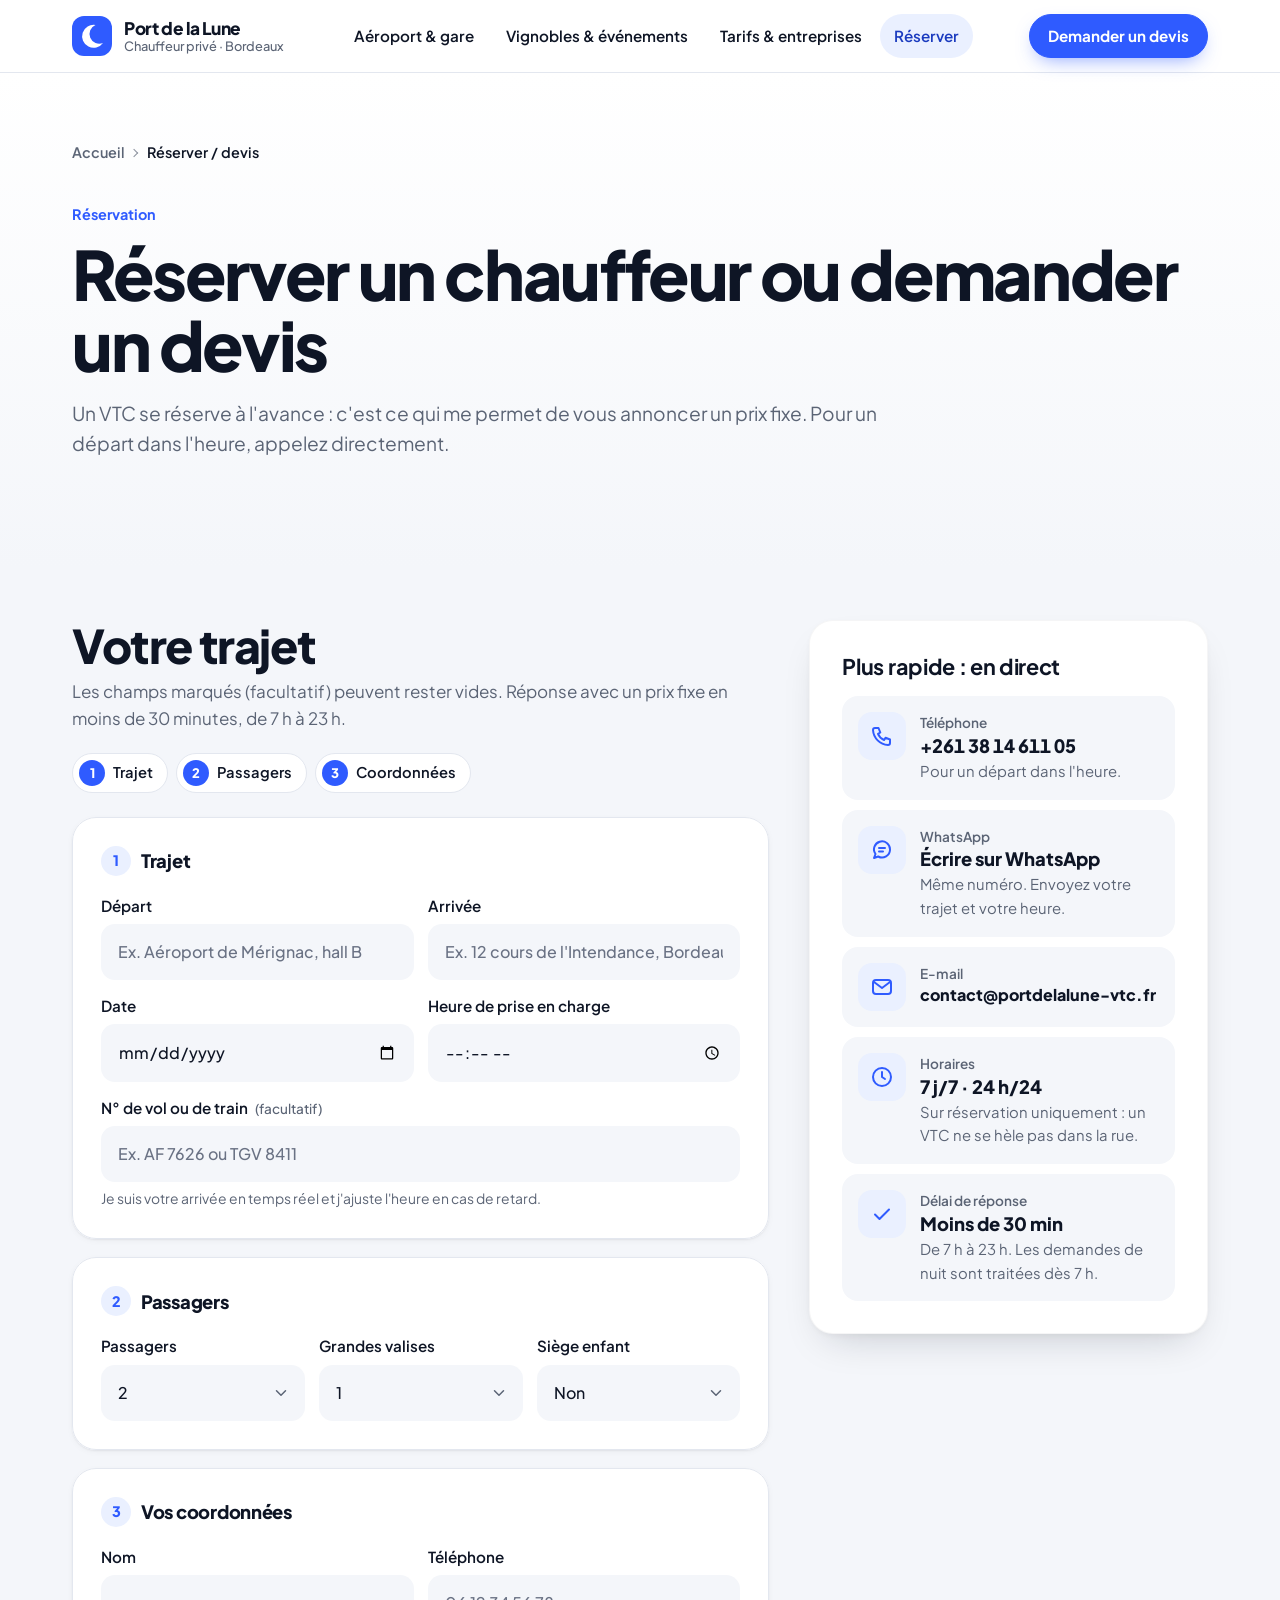
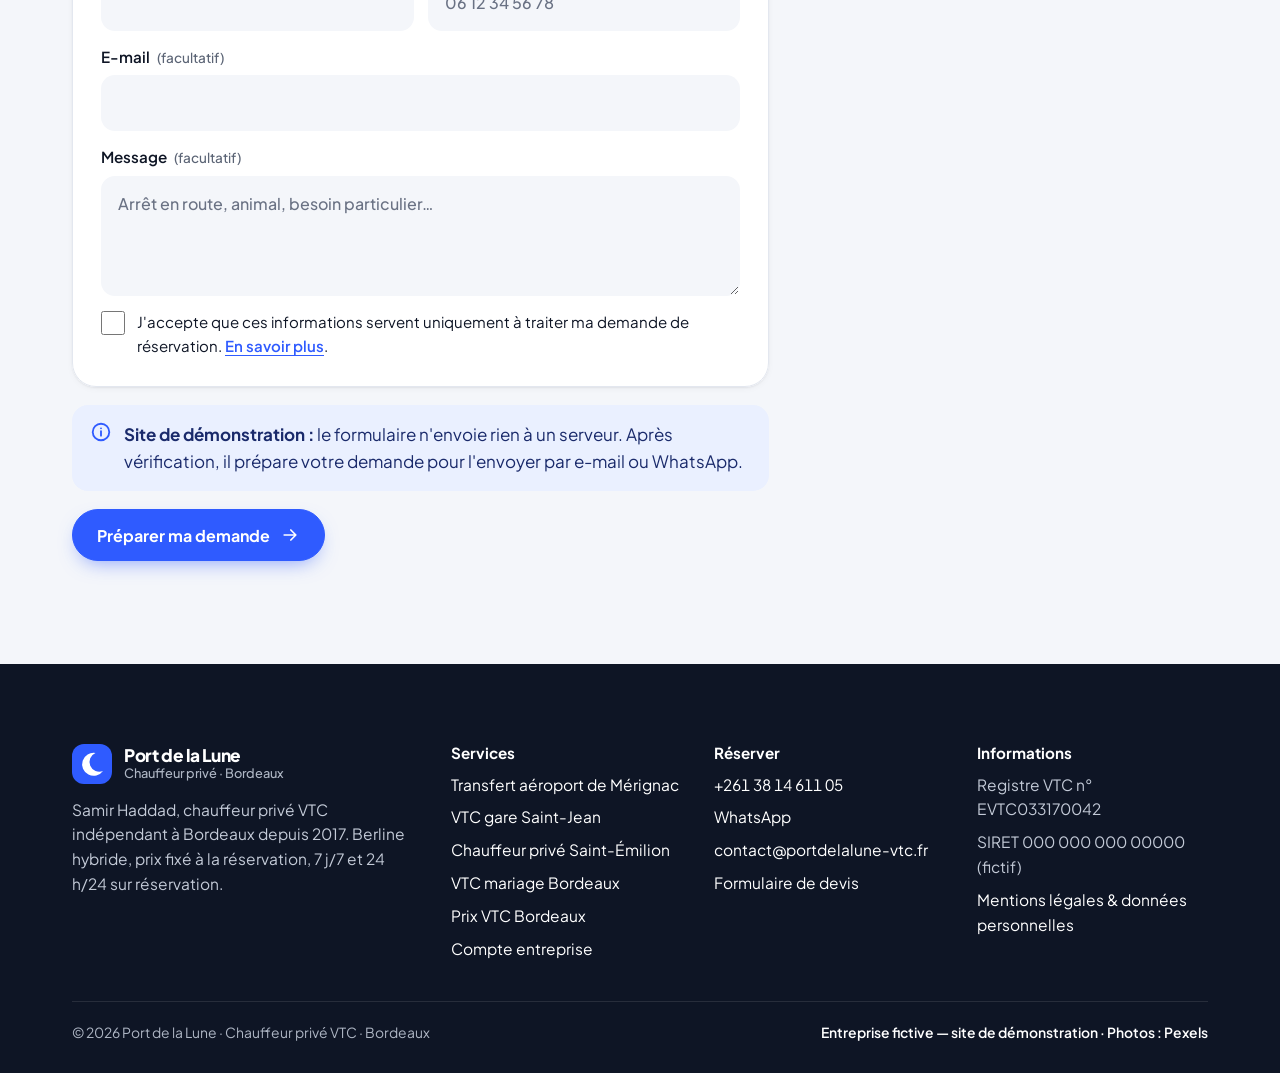
<file: contact.html>
<!doctype html>
<html lang="fr">
<head>
<meta charset="utf-8">
<meta name="viewport" content="width=device-width, initial-scale=1, viewport-fit=cover">
<title>Réserver un VTC à Bordeaux — devis et réservation | Port de la Lune</title>
<meta name="description" content="Réservez votre chauffeur VTC à Bordeaux : formulaire de devis, téléphone +261 38 14 611 05 ou WhatsApp. 7 j/7, 24 h/24, réponse en moins de 30 minutes.">
<link rel="canonical" href="https://www.portdelalune-vtc.fr/contact.html">
<meta name="robots" content="index, follow, max-image-preview:large">
<meta name="theme-color" content="#FFFFFF">
<meta name="format-detection" content="telephone=no">
<link rel="icon" href="assets/img/favicon.svg" type="image/svg+xml">
<meta property="og:type" content="website">
<meta property="og:locale" content="fr_FR">
<meta property="og:site_name" content="Port de la Lune — Chauffeur privé Bordeaux">
<meta property="og:title" content="Réserver un VTC à Bordeaux — devis et réservation | Port de la Lune">
<meta property="og:description" content="Réservez votre chauffeur VTC à Bordeaux : formulaire de devis, téléphone +261 38 14 611 05 ou WhatsApp. 7 j/7, 24 h/24, réponse en moins de 30 minutes.">
<meta property="og:url" content="https://www.portdelalune-vtc.fr/contact.html">
<meta property="og:image" content="https://www.portdelalune-vtc.fr/assets/img/og-port-de-la-lune.jpg">
<meta property="og:image:width" content="1200">
<meta property="og:image:height" content="630">
<meta property="og:image:alt" content="Chauffeur en manteau sombre ouvrant la portière d'une berline noire à une cliente souriante">
<meta name="twitter:card" content="summary_large_image">
<meta name="twitter:title" content="Réserver un VTC à Bordeaux — devis et réservation | Port de la Lune">
<meta name="twitter:description" content="Réservez votre chauffeur VTC à Bordeaux : formulaire de devis, téléphone +261 38 14 611 05 ou WhatsApp. 7 j/7, 24 h/24, réponse en moins de 30 minutes.">
<meta name="twitter:image" content="https://www.portdelalune-vtc.fr/assets/img/og-port-de-la-lune.jpg">
<link rel="preconnect" href="https://fonts.googleapis.com">
<link rel="preconnect" href="https://fonts.gstatic.com" crossorigin>
<link rel="stylesheet" href="https://fonts.googleapis.com/css2?family=Plus+Jakarta+Sans:wght@400..800&amp;display=swap">
<link rel="stylesheet" href="assets/css/style.css">
<script>document.documentElement.classList.add('js')</script>
<script src="assets/js/main.js" defer></script>
<script type="application/ld+json">
{
  "@context": "https://schema.org",
  "@graph": [
    {
      "@type": "BreadcrumbList",
      "@id": "https://www.portdelalune-vtc.fr/contact.html#ariane",
      "itemListElement": [
        {
          "@type": "ListItem",
          "position": 1,
          "name": "Accueil",
          "item": "https://www.portdelalune-vtc.fr/"
        },
        {
          "@type": "ListItem",
          "position": 2,
          "name": "Réserver / devis",
          "item": "https://www.portdelalune-vtc.fr/contact.html"
        }
      ]
    },
    {
      "@type": "ContactPage",
      "@id": "https://www.portdelalune-vtc.fr/contact.html#page",
      "url": "https://www.portdelalune-vtc.fr/contact.html",
      "name": "Réserver un chauffeur VTC à Bordeaux",
      "about": {
        "@id": "https://www.portdelalune-vtc.fr/#entreprise"
      },
      "inLanguage": "fr-FR"
    }
  ]
}
</script>
</head>
<body>
<a class="skip-link" href="#contenu">Aller au contenu</a>
<header class="site-header">
  <div class="wrap">
    <a class="brand" href="index.html" aria-label="Port de la Lune, chauffeur privé à Bordeaux — accueil">
      <svg class="brand__mark" viewBox="0 0 40 40" aria-hidden="true" focusable="false"><rect width="40" height="40" rx="12" fill="#2F5BFF"/><path d="M23.5 9A11.5 11.5 0 1 0 31 27 9 9 0 0 1 23.5 9Z" fill="#fff"/></svg>
      <span class="brand__text"><span class="brand__name">Port de la Lune</span><span class="brand__sub">Chauffeur privé · Bordeaux</span></span>
    </a>
    <nav class="nav" aria-label="Navigation principale">
      <ul class="nav__list">
        <li><a class="nav__link" href="aeroport-gare.html">Aéroport &amp; gare</a></li>
        <li><a class="nav__link" href="vignobles-evenements.html">Vignobles &amp; événements</a></li>
        <li><a class="nav__link" href="tarifs.html">Tarifs &amp; entreprises</a></li>
        <li><a class="nav__link" href="contact.html" aria-current="page">Réserver</a></li>
      </ul>
    </nav>
    <div class="header-actions">
      <a class="header-phone num" href="tel:+261381461105"><svg viewBox="0 0 24 24" aria-hidden="true" focusable="false" fill="none" stroke="currentColor" stroke-width="2" stroke-linecap="round" stroke-linejoin="round"><path d="M5 4h3.5l1.8 4.5-2.3 1.4a11 11 0 0 0 6.1 6.1l1.4-2.3 4.5 1.8V19a2 2 0 0 1-2 2A16 16 0 0 1 3 6a2 2 0 0 1 2-2Z"/></svg>+261 38 14 611 05</a>
      <a class="btn btn--primary btn--sm" href="contact.html">Demander un devis</a>
    </div>
    <button class="menu-toggle" type="button" aria-expanded="false" aria-controls="menu-mobile" data-menu-open><span class="menu-toggle__bars" aria-hidden="true"></span>Menu</button>
  </div>
</header>
<div class="mobile-nav" id="menu-mobile" hidden role="dialog" aria-modal="true" aria-label="Menu">
  <div class="mobile-nav__top">
    <span class="brand"><svg class="brand__mark" viewBox="0 0 40 40" aria-hidden="true" focusable="false"><rect width="40" height="40" rx="12" fill="#2F5BFF"/><path d="M23.5 9A11.5 11.5 0 1 0 31 27 9 9 0 0 1 23.5 9Z" fill="#fff"/></svg><span class="brand__text"><span class="brand__name">Port de la Lune</span></span></span>
    <button class="menu-toggle" type="button" data-menu-close><span class="menu-toggle__bars" aria-hidden="true"></span>Fermer</button>
  </div>
  <nav aria-label="Navigation mobile">
    <ul class="mobile-nav__list">
      <li><a href="index.html">Accueil<svg viewBox="0 0 24 24" aria-hidden="true" focusable="false" fill="none" stroke="currentColor" stroke-width="2" stroke-linecap="round" stroke-linejoin="round"><path d="m9 6 6 6-6 6"/></svg></a></li>
      <li><a href="aeroport-gare.html">Aéroport &amp; gare<svg viewBox="0 0 24 24" aria-hidden="true" focusable="false" fill="none" stroke="currentColor" stroke-width="2" stroke-linecap="round" stroke-linejoin="round"><path d="m9 6 6 6-6 6"/></svg></a></li>
      <li><a href="vignobles-evenements.html">Vignobles &amp; événements<svg viewBox="0 0 24 24" aria-hidden="true" focusable="false" fill="none" stroke="currentColor" stroke-width="2" stroke-linecap="round" stroke-linejoin="round"><path d="m9 6 6 6-6 6"/></svg></a></li>
      <li><a href="tarifs.html">Tarifs &amp; entreprises<svg viewBox="0 0 24 24" aria-hidden="true" focusable="false" fill="none" stroke="currentColor" stroke-width="2" stroke-linecap="round" stroke-linejoin="round"><path d="m9 6 6 6-6 6"/></svg></a></li>
      <li><a href="contact.html" aria-current="page">Réserver<svg viewBox="0 0 24 24" aria-hidden="true" focusable="false" fill="none" stroke="currentColor" stroke-width="2" stroke-linecap="round" stroke-linejoin="round"><path d="m9 6 6 6-6 6"/></svg></a></li>
    </ul>
  </nav>
  <div class="mobile-nav__foot">
    <a class="btn btn--primary btn--block" href="tel:+261381461105"><svg viewBox="0 0 24 24" aria-hidden="true" focusable="false" fill="none" stroke="currentColor" stroke-width="2" stroke-linecap="round" stroke-linejoin="round"><path d="M5 4h3.5l1.8 4.5-2.3 1.4a11 11 0 0 0 6.1 6.1l1.4-2.3 4.5 1.8V19a2 2 0 0 1-2 2A16 16 0 0 1 3 6a2 2 0 0 1 2-2Z"/></svg>Appeler le <span class="num">+261 38 14 611 05</span></a>
    <a class="btn btn--soft btn--block" href="https://wa.me/261381461105" rel="noopener"><svg viewBox="0 0 24 24" aria-hidden="true" focusable="false" fill="none" stroke="currentColor" stroke-width="2" stroke-linecap="round" stroke-linejoin="round"><path d="M20 11.5a8 8 0 0 1-11.8 7L4 20l1.5-4A8 8 0 1 1 20 11.5Z"/><path d="M9 10h6M9 13.5h4"/></svg>WhatsApp</a>
  </div>
</div>
<main id="contenu">
<section class="page-hero" aria-labelledby="titre-principal">
  <div class="wrap">
    <nav class="breadcrumb" aria-label="Fil d'Ariane">
  <ol>
    <li><a href="index.html">Accueil</a></li>
    <li><span aria-current="page">Réserver / devis</span></li>
  </ol>
</nav>
    <div class="page-hero__grid">
      <div>
        <span class="eyebrow">Réservation</span>
        <h1 class="h1 page-hero__title" id="titre-principal">Réserver un chauffeur ou demander un devis</h1>
        <p class="lead">Un VTC se réserve à l'avance : c'est ce qui me permet de vous annoncer un prix fixe. Pour un départ dans l'heure, appelez directement.</p>
      </div>
    </div>
  </div>
</section>

<section class="section section--soft" aria-labelledby="titre-formulaire" style="padding-top:clamp(32px,4vw,56px)">
  <div class="wrap contact-layout">
    <div class="min0">
      <h2 class="h2" id="titre-formulaire" style="margin-bottom:8px">Votre trajet</h2>
      <p class="muted" style="margin-bottom:20px">Les champs marqués (facultatif) peuvent rester vides. Réponse avec un prix fixe en moins de 30 minutes, de 7 h à 23 h.</p>
      <ol class="stepper" aria-hidden="true"><li><span>1</span>Trajet</li><li><span>2</span>Passagers</li><li><span>3</span>Coordonnées</li></ol>
      <form class="form" id="form-reservation" action="mailto:contact@portdelalune-vtc.fr" method="post" enctype="text/plain" aria-describedby="form-info">
        <fieldset>
          <legend><span aria-hidden="true">1</span>Trajet</legend>
          <div class="form__grid form__grid--2">
            <div class="field"><label for="depart">Départ</label><input id="depart" name="depart" type="text" required autocomplete="street-address" placeholder="Ex. Aéroport de Mérignac, hall B" aria-describedby="depart-error"><span class="field__error" id="depart-error" aria-live="polite"></span></div>
            <div class="field"><label for="arrivee">Arrivée</label><input id="arrivee" name="arrivee" type="text" required placeholder="Ex. 12 cours de l'Intendance, Bordeaux" aria-describedby="arrivee-error"><span class="field__error" id="arrivee-error" aria-live="polite"></span></div>
          </div>
          <div class="form__grid form__grid--2">
            <div class="field"><label for="date">Date</label><input id="date" name="date" type="date" required aria-describedby="date-error"><span class="field__error" id="date-error" aria-live="polite"></span></div>
            <div class="field"><label for="heure">Heure de prise en charge</label><input id="heure" name="heure" type="time" required aria-describedby="heure-error"><span class="field__error" id="heure-error" aria-live="polite"></span></div>
          </div>
          <div class="field"><label for="vol">N° de vol ou de train <span class="opt">(facultatif)</span></label><input id="vol" name="vol" type="text" placeholder="Ex. AF 7626 ou TGV 8411" aria-describedby="vol-hint"><span class="hint" id="vol-hint">Je suis votre arrivée en temps réel et j'ajuste l'heure en cas de retard.</span></div>
        </fieldset>
        <fieldset>
          <legend><span aria-hidden="true">2</span>Passagers</legend>
          <div class="form__grid form__grid--3">
            <div class="field"><label for="passagers">Passagers</label><select id="passagers" name="passagers" required aria-describedby="passagers-error"><option value="1">1</option><option value="2" selected>2</option><option value="3">3</option><option value="4">4</option><option value="5 ou plus (2 véhicules)">5 ou plus</option></select><span class="field__error" id="passagers-error" aria-live="polite"></span></div>
            <div class="field"><label for="bagages">Grandes valises</label><select id="bagages" name="bagages"><option>0</option><option selected>1</option><option>2</option><option>3</option><option value="plus de 3">Plus de 3</option></select></div>
            <div class="field"><label for="siege">Siège enfant</label><select id="siege" name="siege"><option>Non</option><option>Siège bébé (0–13 kg)</option><option>Siège enfant (9–18 kg)</option><option>Rehausseur (15–36 kg)</option></select></div>
          </div>
        </fieldset>
        <fieldset>
          <legend><span aria-hidden="true">3</span>Vos coordonnées</legend>
          <div class="form__grid form__grid--2">
            <div class="field"><label for="nom">Nom</label><input id="nom" name="nom" type="text" required autocomplete="name" aria-describedby="nom-error"><span class="field__error" id="nom-error" aria-live="polite"></span></div>
            <div class="field"><label for="telephone">Téléphone</label><input id="telephone" name="telephone" type="tel" required autocomplete="tel" inputmode="tel" placeholder="06 12 34 56 78" aria-describedby="telephone-error"><span class="field__error" id="telephone-error" aria-live="polite"></span></div>
          </div>
          <div class="field"><label for="email">E-mail <span class="opt">(facultatif)</span></label><input id="email" name="email" type="email" autocomplete="email" aria-describedby="email-error"><span class="field__error" id="email-error" aria-live="polite"></span></div>
          <div class="field"><label for="message">Message <span class="opt">(facultatif)</span></label><textarea id="message" name="message" placeholder="Arrêt en route, animal, besoin particulier…"></textarea></div>
          <div class="field field--check"><input id="consentement" name="consentement" type="checkbox" required aria-describedby="consentement-error"><label for="consentement">J'accepte que ces informations servent uniquement à traiter ma demande de réservation. <a class="link-inline" href="mentions-legales.html#donnees">En savoir plus</a>.</label><span class="field__error" id="consentement-error" aria-live="polite"></span></div>
        </fieldset>
        <p class="notice" id="form-info"><svg viewBox="0 0 24 24" aria-hidden="true" focusable="false" fill="none" stroke="currentColor" stroke-width="2" stroke-linecap="round" stroke-linejoin="round"><circle cx="12" cy="12" r="9"/><path d="M12 11v5M12 8h.01"/></svg><span><strong>Site de démonstration :</strong> le formulaire n'envoie rien à un serveur. Après vérification, il prépare votre demande pour l'envoyer par e-mail ou WhatsApp.</span></p>
        <div class="btn-row"><button class="btn btn--primary" type="submit">Préparer ma demande <svg viewBox="0 0 24 24" aria-hidden="true" focusable="false" fill="none" stroke="currentColor" stroke-width="2" stroke-linecap="round" stroke-linejoin="round"><path d="M5 12h14M13 6l6 6-6 6"/></svg></button></div>
        <div class="form__status" id="form-status" role="status" aria-live="polite" hidden></div>
      </form>
    </div>
    <aside class="contact-side card" aria-labelledby="titre-direct">
      <h2 class="h3" id="titre-direct" style="margin-bottom:6px">Plus rapide : en direct</h2>
      <div class="contact-line"><span class="icon-badge"><svg viewBox="0 0 24 24" aria-hidden="true" focusable="false" fill="none" stroke="currentColor" stroke-width="2" stroke-linecap="round" stroke-linejoin="round"><path d="M5 4h3.5l1.8 4.5-2.3 1.4a11 11 0 0 0 6.1 6.1l1.4-2.3 4.5 1.8V19a2 2 0 0 1-2 2A16 16 0 0 1 3 6a2 2 0 0 1 2-2Z"/></svg></span><div><small>Téléphone</small><a class="num" href="tel:+261381461105">+261 38 14 611 05</a><p>Pour un départ dans l'heure.</p></div></div>
      <div class="contact-line"><span class="icon-badge"><svg viewBox="0 0 24 24" aria-hidden="true" focusable="false" fill="none" stroke="currentColor" stroke-width="2" stroke-linecap="round" stroke-linejoin="round"><path d="M20 11.5a8 8 0 0 1-11.8 7L4 20l1.5-4A8 8 0 1 1 20 11.5Z"/><path d="M9 10h6M9 13.5h4"/></svg></span><div><small>WhatsApp</small><a href="https://wa.me/261381461105" rel="noopener">Écrire sur WhatsApp</a><p>Même numéro. Envoyez votre trajet et votre heure.</p></div></div>
      <div class="contact-line"><span class="icon-badge"><svg viewBox="0 0 24 24" aria-hidden="true" focusable="false" fill="none" stroke="currentColor" stroke-width="2" stroke-linecap="round" stroke-linejoin="round"><rect x="3" y="5" width="18" height="14" rx="3"/><path d="m4 7 8 6 8-6"/></svg></span><div><small>E-mail</small><a href="mailto:contact@portdelalune-vtc.fr" style="font-size:1rem">contact@portdelalune-vtc.fr</a></div></div>
      <div class="contact-line"><span class="icon-badge"><svg viewBox="0 0 24 24" aria-hidden="true" focusable="false" fill="none" stroke="currentColor" stroke-width="2" stroke-linecap="round" stroke-linejoin="round"><circle cx="12" cy="12" r="9"/><path d="M12 7v5l3 2"/></svg></span><div><small>Horaires</small><strong>7 j/7 · 24 h/24</strong><p>Sur réservation uniquement : un VTC ne se hèle pas dans la rue.</p></div></div>
      <div class="contact-line"><span class="icon-badge"><svg viewBox="0 0 24 24" aria-hidden="true" focusable="false" fill="none" stroke="currentColor" stroke-width="2" stroke-linecap="round" stroke-linejoin="round"><path d="m5 12.5 4.5 4.5L19 7.5"/></svg></span><div><small>Délai de réponse</small><strong>Moins de 30 min</strong><p>De 7 h à 23 h. Les demandes de nuit sont traitées dès 7 h.</p></div></div>
    </aside>
  </div>
</section>
</main>
<footer class="site-footer dark">
  <div class="wrap">
    <div class="footer-grid">
      <div class="footer-col footer-brand">
        <a class="brand" href="index.html"><svg class="brand__mark" viewBox="0 0 40 40" aria-hidden="true" focusable="false"><rect width="40" height="40" rx="12" fill="#2F5BFF"/><path d="M23.5 9A11.5 11.5 0 1 0 31 27 9 9 0 0 1 23.5 9Z" fill="#fff"/></svg><span class="brand__text"><span class="brand__name">Port de la Lune</span><span class="brand__sub">Chauffeur privé · Bordeaux</span></span></a>
        <p>Samir Haddad, chauffeur privé VTC indépendant à Bordeaux depuis 2017. Berline hybride, prix fixé à la réservation, 7 j/7 et 24 h/24 sur réservation.</p>
      </div>
      <div class="footer-col">
        <h2>Services</h2>
        <ul>
          <li><a href="aeroport-gare.html#merignac">Transfert aéroport de Mérignac</a></li>
          <li><a href="aeroport-gare.html#saint-jean">VTC gare Saint-Jean</a></li>
          <li><a href="vignobles-evenements.html#vignobles">Chauffeur privé Saint-Émilion</a></li>
          <li><a href="vignobles-evenements.html#mariages">VTC mariage Bordeaux</a></li>
          <li><a href="tarifs.html">Prix VTC Bordeaux</a></li>
          <li><a href="tarifs.html#entreprises">Compte entreprise</a></li>
        </ul>
      </div>
      <div class="footer-col">
        <h2>Réserver</h2>
        <ul>
          <li><a class="num" href="tel:+261381461105">+261 38 14 611 05</a></li>
          <li><a href="https://wa.me/261381461105" rel="noopener">WhatsApp</a></li>
          <li><a href="mailto:contact@portdelalune-vtc.fr">contact@portdelalune-vtc.fr</a></li>
          <li><a href="contact.html">Formulaire de devis</a></li>
        </ul>
      </div>
      <div class="footer-col">
        <h2>Informations</h2>
        <ul>
          <li>Registre VTC n° EVTC033170042</li>
          <li>SIRET 000 000 000 00000 (fictif)</li>
          <li><a href="mentions-legales.html">Mentions légales &amp; données personnelles</a></li>
        </ul>
      </div>
    </div>
    <div class="footer-legal">
      <span>© <span data-year>2026</span> Port de la Lune · Chauffeur privé VTC · Bordeaux</span>
      <span class="demo">Entreprise fictive — site de démonstration · Photos : Pexels</span>
    </div>
  </div>
</footer>
<nav class="callbar" aria-label="Contact rapide">
  <a class="callbar__primary" href="tel:+261381461105"><svg viewBox="0 0 24 24" aria-hidden="true" focusable="false" fill="none" stroke="currentColor" stroke-width="2" stroke-linecap="round" stroke-linejoin="round"><path d="M5 4h3.5l1.8 4.5-2.3 1.4a11 11 0 0 0 6.1 6.1l1.4-2.3 4.5 1.8V19a2 2 0 0 1-2 2A16 16 0 0 1 3 6a2 2 0 0 1 2-2Z"/></svg>Appeler</a>
  <a href="https://wa.me/261381461105" rel="noopener"><svg viewBox="0 0 24 24" aria-hidden="true" focusable="false" fill="none" stroke="currentColor" stroke-width="2" stroke-linecap="round" stroke-linejoin="round"><path d="M20 11.5a8 8 0 0 1-11.8 7L4 20l1.5-4A8 8 0 1 1 20 11.5Z"/><path d="M9 10h6M9 13.5h4"/></svg>WhatsApp</a>
  <a href="contact.html"><svg viewBox="0 0 24 24" aria-hidden="true" focusable="false" fill="none" stroke="currentColor" stroke-width="2" stroke-linecap="round" stroke-linejoin="round"><rect x="5" y="3" width="14" height="18" rx="3"/><path d="M9 8h6M9 12h6M9 16h3"/></svg>Devis</a>
</nav>
</body>
</html>
</file>
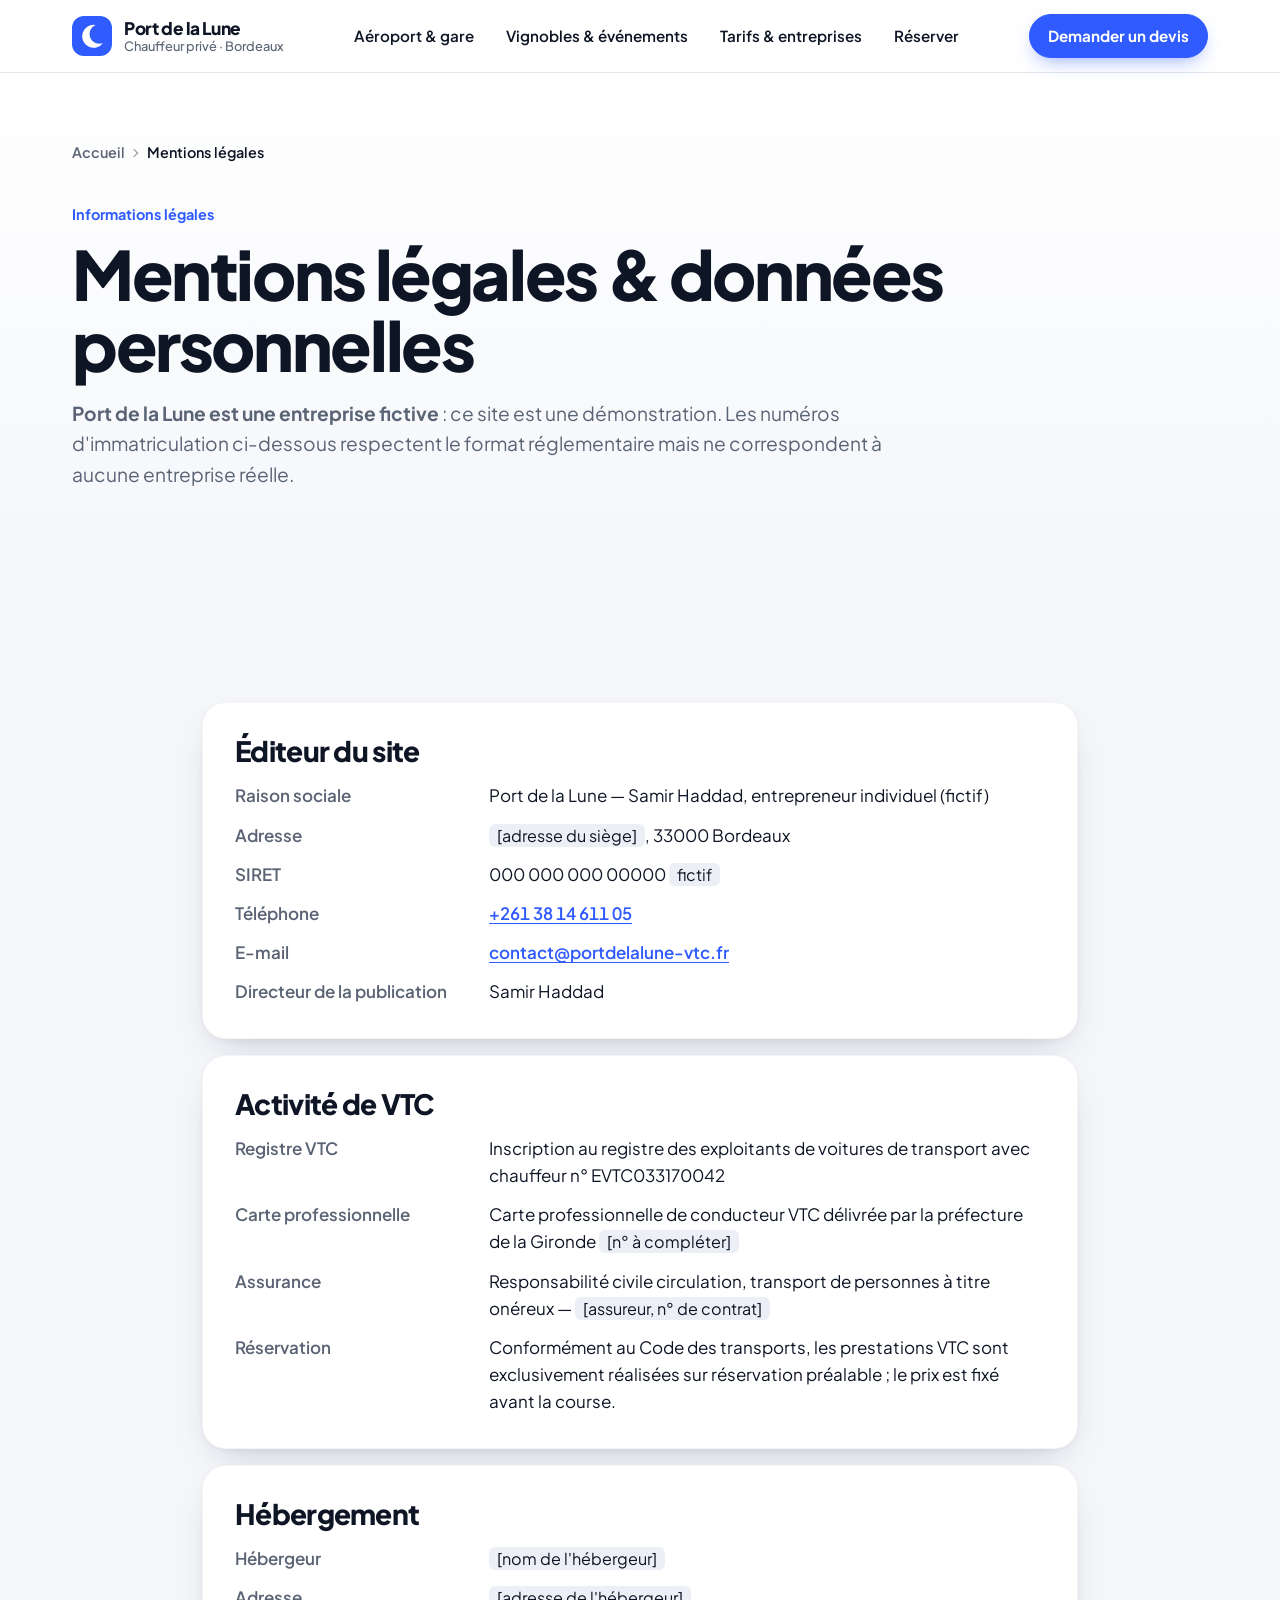
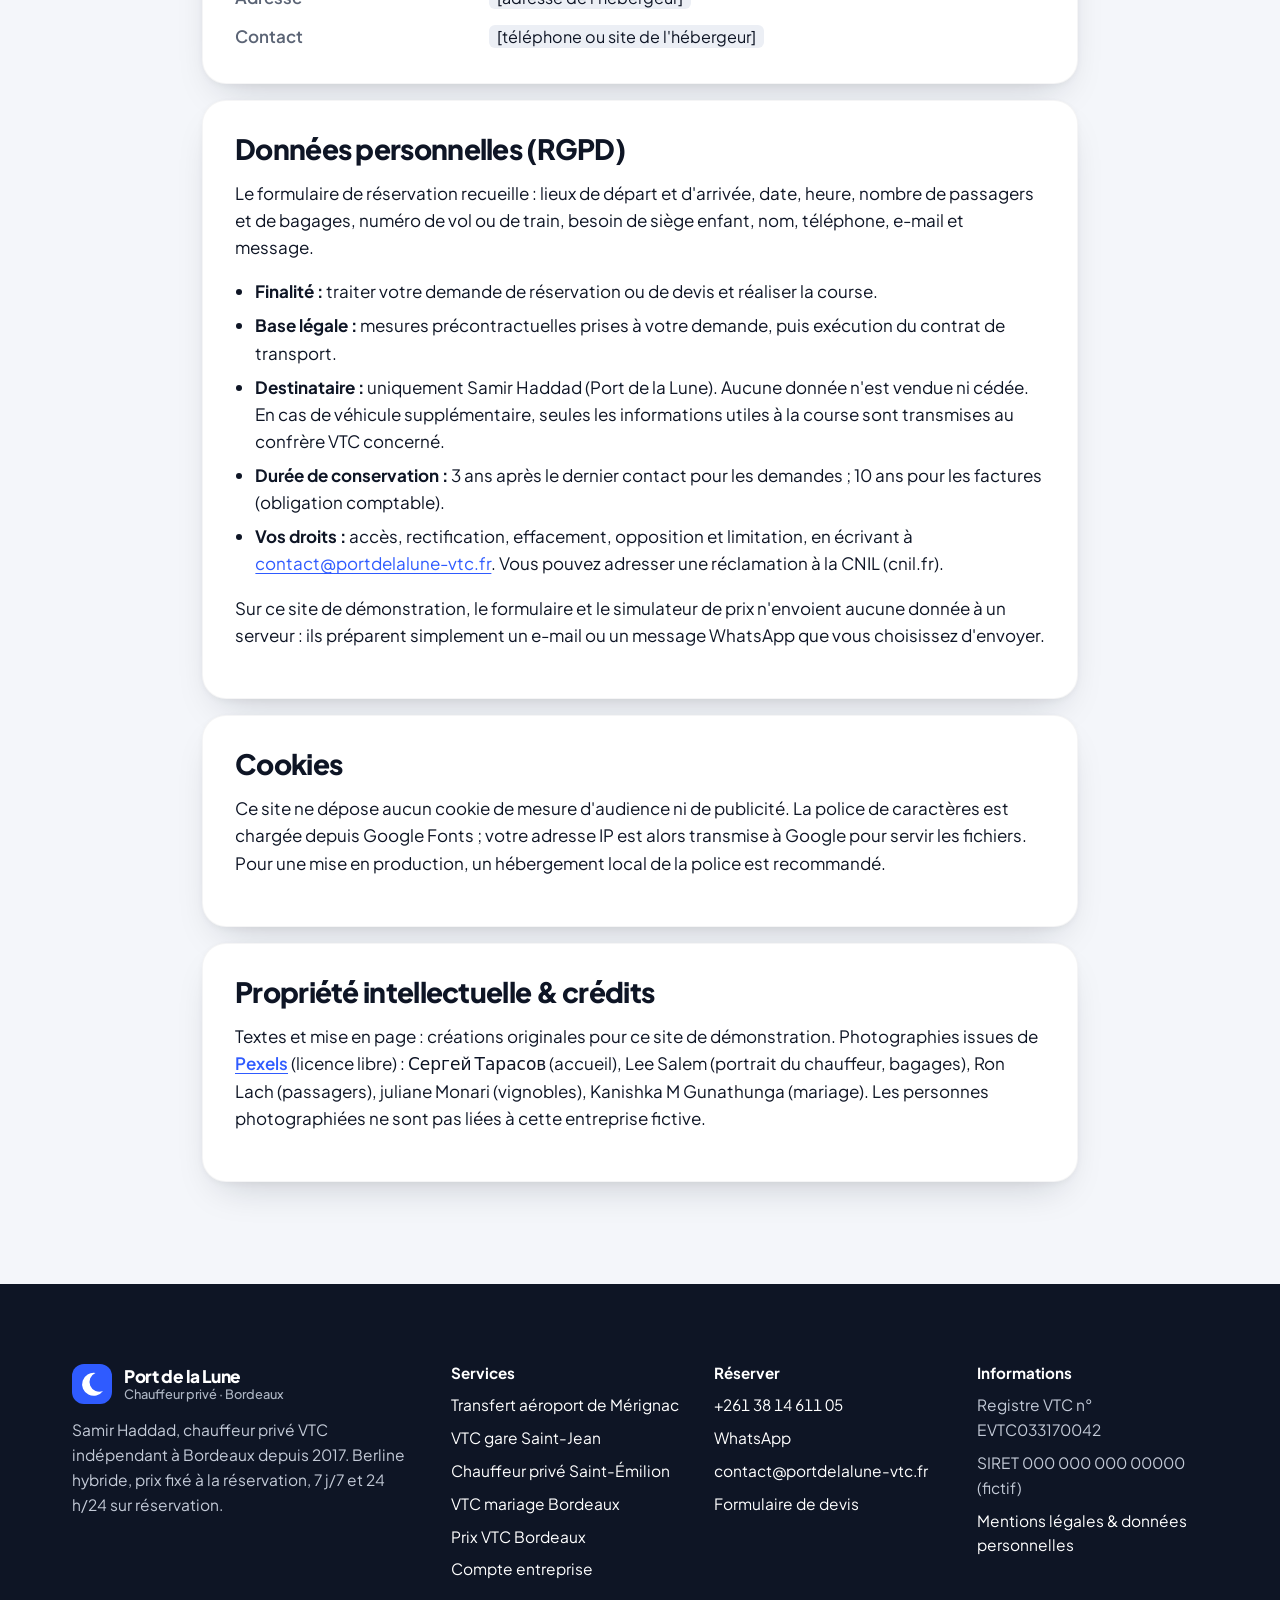
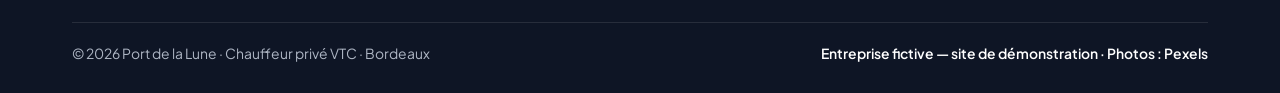
<file: mentions-legales.html>
<!doctype html>
<html lang="fr">
<head>
<meta charset="utf-8">
<meta name="viewport" content="width=device-width, initial-scale=1, viewport-fit=cover">
<title>Mentions légales et données personnelles | Port de la Lune</title>
<meta name="description" content="Mentions légales du site Port de la Lune, chauffeur VTC à Bordeaux (entreprise fictive) : éditeur, registre VTC, hébergeur, données personnelles.">
<link rel="canonical" href="https://www.portdelalune-vtc.fr/mentions-legales.html">
<meta name="robots" content="noindex, follow">
<meta name="theme-color" content="#FFFFFF">
<meta name="format-detection" content="telephone=no">
<link rel="icon" href="assets/img/favicon.svg" type="image/svg+xml">
<meta property="og:type" content="website">
<meta property="og:locale" content="fr_FR">
<meta property="og:site_name" content="Port de la Lune — Chauffeur privé Bordeaux">
<meta property="og:title" content="Mentions légales et données personnelles | Port de la Lune">
<meta property="og:description" content="Mentions légales du site Port de la Lune, chauffeur VTC à Bordeaux (entreprise fictive) : éditeur, registre VTC, hébergeur, données personnelles.">
<meta property="og:url" content="https://www.portdelalune-vtc.fr/mentions-legales.html">
<meta property="og:image" content="https://www.portdelalune-vtc.fr/assets/img/og-port-de-la-lune.jpg">
<meta property="og:image:width" content="1200">
<meta property="og:image:height" content="630">
<meta property="og:image:alt" content="Chauffeur en manteau sombre ouvrant la portière d'une berline noire à une cliente souriante">
<meta name="twitter:card" content="summary_large_image">
<meta name="twitter:title" content="Mentions légales et données personnelles | Port de la Lune">
<meta name="twitter:description" content="Mentions légales du site Port de la Lune, chauffeur VTC à Bordeaux (entreprise fictive) : éditeur, registre VTC, hébergeur, données personnelles.">
<meta name="twitter:image" content="https://www.portdelalune-vtc.fr/assets/img/og-port-de-la-lune.jpg">
<link rel="preconnect" href="https://fonts.googleapis.com">
<link rel="preconnect" href="https://fonts.gstatic.com" crossorigin>
<link rel="stylesheet" href="https://fonts.googleapis.com/css2?family=Plus+Jakarta+Sans:wght@400..800&amp;display=swap">
<link rel="stylesheet" href="assets/css/style.css">
<script>document.documentElement.classList.add('js')</script>
<script src="assets/js/main.js" defer></script>
<script type="application/ld+json">
{
  "@context": "https://schema.org",
  "@graph": [
    {
      "@type": "BreadcrumbList",
      "@id": "https://www.portdelalune-vtc.fr/mentions-legales.html#ariane",
      "itemListElement": [
        {
          "@type": "ListItem",
          "position": 1,
          "name": "Accueil",
          "item": "https://www.portdelalune-vtc.fr/"
        },
        {
          "@type": "ListItem",
          "position": 2,
          "name": "Mentions légales",
          "item": "https://www.portdelalune-vtc.fr/mentions-legales.html"
        }
      ]
    }
  ]
}
</script>
</head>
<body>
<a class="skip-link" href="#contenu">Aller au contenu</a>
<header class="site-header">
  <div class="wrap">
    <a class="brand" href="index.html" aria-label="Port de la Lune, chauffeur privé à Bordeaux — accueil">
      <svg class="brand__mark" viewBox="0 0 40 40" aria-hidden="true" focusable="false"><rect width="40" height="40" rx="12" fill="#2F5BFF"/><path d="M23.5 9A11.5 11.5 0 1 0 31 27 9 9 0 0 1 23.5 9Z" fill="#fff"/></svg>
      <span class="brand__text"><span class="brand__name">Port de la Lune</span><span class="brand__sub">Chauffeur privé · Bordeaux</span></span>
    </a>
    <nav class="nav" aria-label="Navigation principale">
      <ul class="nav__list">
        <li><a class="nav__link" href="aeroport-gare.html">Aéroport &amp; gare</a></li>
        <li><a class="nav__link" href="vignobles-evenements.html">Vignobles &amp; événements</a></li>
        <li><a class="nav__link" href="tarifs.html">Tarifs &amp; entreprises</a></li>
        <li><a class="nav__link" href="contact.html">Réserver</a></li>
      </ul>
    </nav>
    <div class="header-actions">
      <a class="header-phone num" href="tel:+261381461105"><svg viewBox="0 0 24 24" aria-hidden="true" focusable="false" fill="none" stroke="currentColor" stroke-width="2" stroke-linecap="round" stroke-linejoin="round"><path d="M5 4h3.5l1.8 4.5-2.3 1.4a11 11 0 0 0 6.1 6.1l1.4-2.3 4.5 1.8V19a2 2 0 0 1-2 2A16 16 0 0 1 3 6a2 2 0 0 1 2-2Z"/></svg>+261 38 14 611 05</a>
      <a class="btn btn--primary btn--sm" href="contact.html">Demander un devis</a>
    </div>
    <button class="menu-toggle" type="button" aria-expanded="false" aria-controls="menu-mobile" data-menu-open><span class="menu-toggle__bars" aria-hidden="true"></span>Menu</button>
  </div>
</header>
<div class="mobile-nav" id="menu-mobile" hidden role="dialog" aria-modal="true" aria-label="Menu">
  <div class="mobile-nav__top">
    <span class="brand"><svg class="brand__mark" viewBox="0 0 40 40" aria-hidden="true" focusable="false"><rect width="40" height="40" rx="12" fill="#2F5BFF"/><path d="M23.5 9A11.5 11.5 0 1 0 31 27 9 9 0 0 1 23.5 9Z" fill="#fff"/></svg><span class="brand__text"><span class="brand__name">Port de la Lune</span></span></span>
    <button class="menu-toggle" type="button" data-menu-close><span class="menu-toggle__bars" aria-hidden="true"></span>Fermer</button>
  </div>
  <nav aria-label="Navigation mobile">
    <ul class="mobile-nav__list">
      <li><a href="index.html">Accueil<svg viewBox="0 0 24 24" aria-hidden="true" focusable="false" fill="none" stroke="currentColor" stroke-width="2" stroke-linecap="round" stroke-linejoin="round"><path d="m9 6 6 6-6 6"/></svg></a></li>
      <li><a href="aeroport-gare.html">Aéroport &amp; gare<svg viewBox="0 0 24 24" aria-hidden="true" focusable="false" fill="none" stroke="currentColor" stroke-width="2" stroke-linecap="round" stroke-linejoin="round"><path d="m9 6 6 6-6 6"/></svg></a></li>
      <li><a href="vignobles-evenements.html">Vignobles &amp; événements<svg viewBox="0 0 24 24" aria-hidden="true" focusable="false" fill="none" stroke="currentColor" stroke-width="2" stroke-linecap="round" stroke-linejoin="round"><path d="m9 6 6 6-6 6"/></svg></a></li>
      <li><a href="tarifs.html">Tarifs &amp; entreprises<svg viewBox="0 0 24 24" aria-hidden="true" focusable="false" fill="none" stroke="currentColor" stroke-width="2" stroke-linecap="round" stroke-linejoin="round"><path d="m9 6 6 6-6 6"/></svg></a></li>
      <li><a href="contact.html">Réserver<svg viewBox="0 0 24 24" aria-hidden="true" focusable="false" fill="none" stroke="currentColor" stroke-width="2" stroke-linecap="round" stroke-linejoin="round"><path d="m9 6 6 6-6 6"/></svg></a></li>
    </ul>
  </nav>
  <div class="mobile-nav__foot">
    <a class="btn btn--primary btn--block" href="tel:+261381461105"><svg viewBox="0 0 24 24" aria-hidden="true" focusable="false" fill="none" stroke="currentColor" stroke-width="2" stroke-linecap="round" stroke-linejoin="round"><path d="M5 4h3.5l1.8 4.5-2.3 1.4a11 11 0 0 0 6.1 6.1l1.4-2.3 4.5 1.8V19a2 2 0 0 1-2 2A16 16 0 0 1 3 6a2 2 0 0 1 2-2Z"/></svg>Appeler le <span class="num">+261 38 14 611 05</span></a>
    <a class="btn btn--soft btn--block" href="https://wa.me/261381461105" rel="noopener"><svg viewBox="0 0 24 24" aria-hidden="true" focusable="false" fill="none" stroke="currentColor" stroke-width="2" stroke-linecap="round" stroke-linejoin="round"><path d="M20 11.5a8 8 0 0 1-11.8 7L4 20l1.5-4A8 8 0 1 1 20 11.5Z"/><path d="M9 10h6M9 13.5h4"/></svg>WhatsApp</a>
  </div>
</div>
<main id="contenu">
<section class="page-hero" aria-labelledby="titre-principal">
  <div class="wrap">
    <nav class="breadcrumb" aria-label="Fil d'Ariane">
  <ol>
    <li><a href="index.html">Accueil</a></li>
    <li><span aria-current="page">Mentions légales</span></li>
  </ol>
</nav>
    <div class="page-hero__grid">
      <div>
        <span class="eyebrow">Informations légales</span>
        <h1 class="h1 page-hero__title" id="titre-principal">Mentions légales &amp; données personnelles</h1>
        <p class="lead"><strong>Port de la Lune est une entreprise fictive</strong> : ce site est une démonstration. Les numéros d'immatriculation ci-dessous respectent le format réglementaire mais ne correspondent à aucune entreprise réelle.</p>
      </div>
    </div>
  </div>
</section>
<section class="section section--soft legal">
  <div class="wrap" style="max-width:940px">
    <div class="card">
      <h2>Éditeur du site</h2>
      <dl>
        <dt>Raison sociale</dt><dd>Port de la Lune — Samir Haddad, entrepreneur individuel (fictif)</dd>
        <dt>Adresse</dt><dd><span class="placeholder">[adresse du siège]</span>, 33000 Bordeaux</dd>
        <dt>SIRET</dt><dd>000 000 000 00000 <span class="placeholder">fictif</span></dd>
        <dt>Téléphone</dt><dd><a class="link-inline num" href="tel:+261381461105">+261 38 14 611 05</a></dd>
        <dt>E-mail</dt><dd><a class="link-inline" href="mailto:contact@portdelalune-vtc.fr">contact@portdelalune-vtc.fr</a></dd>
        <dt>Directeur de la publication</dt><dd>Samir Haddad</dd>
      </dl>
    </div>
    <div class="card">
      <h2>Activité de VTC</h2>
      <dl>
        <dt>Registre VTC</dt><dd>Inscription au registre des exploitants de voitures de transport avec chauffeur n° EVTC033170042</dd>
        <dt>Carte professionnelle</dt><dd>Carte professionnelle de conducteur VTC délivrée par la préfecture de la Gironde <span class="placeholder">[n° à compléter]</span></dd>
        <dt>Assurance</dt><dd>Responsabilité civile circulation, transport de personnes à titre onéreux — <span class="placeholder">[assureur, n° de contrat]</span></dd>
        <dt>Réservation</dt><dd>Conformément au Code des transports, les prestations VTC sont exclusivement réalisées sur réservation préalable ; le prix est fixé avant la course.</dd>
      </dl>
    </div>
    <div class="card">
      <h2>Hébergement</h2>
      <dl>
        <dt>Hébergeur</dt><dd><span class="placeholder">[nom de l'hébergeur]</span></dd>
        <dt>Adresse</dt><dd><span class="placeholder">[adresse de l'hébergeur]</span></dd>
        <dt>Contact</dt><dd><span class="placeholder">[téléphone ou site de l'hébergeur]</span></dd>
      </dl>
    </div>
    <div class="card prose">
      <h2 id="donnees">Données personnelles (RGPD)</h2>
      <p>Le formulaire de réservation recueille : lieux de départ et d'arrivée, date, heure, nombre de passagers et de bagages, numéro de vol ou de train, besoin de siège enfant, nom, téléphone, e-mail et message.</p>
      <ul>
        <li><strong>Finalité :</strong> traiter votre demande de réservation ou de devis et réaliser la course.</li>
        <li><strong>Base légale :</strong> mesures précontractuelles prises à votre demande, puis exécution du contrat de transport.</li>
        <li><strong>Destinataire :</strong> uniquement Samir Haddad (Port de la Lune). Aucune donnée n'est vendue ni cédée. En cas de véhicule supplémentaire, seules les informations utiles à la course sont transmises au confrère VTC concerné.</li>
        <li><strong>Durée de conservation :</strong> 3 ans après le dernier contact pour les demandes ; 10 ans pour les factures (obligation comptable).</li>
        <li><strong>Vos droits :</strong> accès, rectification, effacement, opposition et limitation, en écrivant à <a href="mailto:contact@portdelalune-vtc.fr">contact@portdelalune-vtc.fr</a>. Vous pouvez adresser une réclamation à la CNIL (cnil.fr).</li>
      </ul>
      <p>Sur ce site de démonstration, le formulaire et le simulateur de prix n'envoient aucune donnée à un serveur : ils préparent simplement un e-mail ou un message WhatsApp que vous choisissez d'envoyer.</p>
    </div>
    <div class="card prose">
      <h2>Cookies</h2>
      <p>Ce site ne dépose aucun cookie de mesure d'audience ni de publicité. La police de caractères est chargée depuis Google Fonts ; votre adresse IP est alors transmise à Google pour servir les fichiers. Pour une mise en production, un hébergement local de la police est recommandé.</p>
    </div>
    <div class="card prose">
      <h2>Propriété intellectuelle &amp; crédits</h2>
      <p>Textes et mise en page : créations originales pour ce site de démonstration. Photographies issues de <a class="link-inline" href="https://www.pexels.com/" rel="noopener">Pexels</a> (licence libre) : Сергей Тарасов (accueil), Lee Salem (portrait du chauffeur, bagages), Ron Lach (passagers), juliane Monari (vignobles), Kanishka M Gunathunga (mariage). Les personnes photographiées ne sont pas liées à cette entreprise fictive.</p>
    </div>
  </div>
</section>
</main>
<footer class="site-footer dark">
  <div class="wrap">
    <div class="footer-grid">
      <div class="footer-col footer-brand">
        <a class="brand" href="index.html"><svg class="brand__mark" viewBox="0 0 40 40" aria-hidden="true" focusable="false"><rect width="40" height="40" rx="12" fill="#2F5BFF"/><path d="M23.5 9A11.5 11.5 0 1 0 31 27 9 9 0 0 1 23.5 9Z" fill="#fff"/></svg><span class="brand__text"><span class="brand__name">Port de la Lune</span><span class="brand__sub">Chauffeur privé · Bordeaux</span></span></a>
        <p>Samir Haddad, chauffeur privé VTC indépendant à Bordeaux depuis 2017. Berline hybride, prix fixé à la réservation, 7 j/7 et 24 h/24 sur réservation.</p>
      </div>
      <div class="footer-col">
        <h2>Services</h2>
        <ul>
          <li><a href="aeroport-gare.html#merignac">Transfert aéroport de Mérignac</a></li>
          <li><a href="aeroport-gare.html#saint-jean">VTC gare Saint-Jean</a></li>
          <li><a href="vignobles-evenements.html#vignobles">Chauffeur privé Saint-Émilion</a></li>
          <li><a href="vignobles-evenements.html#mariages">VTC mariage Bordeaux</a></li>
          <li><a href="tarifs.html">Prix VTC Bordeaux</a></li>
          <li><a href="tarifs.html#entreprises">Compte entreprise</a></li>
        </ul>
      </div>
      <div class="footer-col">
        <h2>Réserver</h2>
        <ul>
          <li><a class="num" href="tel:+261381461105">+261 38 14 611 05</a></li>
          <li><a href="https://wa.me/261381461105" rel="noopener">WhatsApp</a></li>
          <li><a href="mailto:contact@portdelalune-vtc.fr">contact@portdelalune-vtc.fr</a></li>
          <li><a href="contact.html">Formulaire de devis</a></li>
        </ul>
      </div>
      <div class="footer-col">
        <h2>Informations</h2>
        <ul>
          <li>Registre VTC n° EVTC033170042</li>
          <li>SIRET 000 000 000 00000 (fictif)</li>
          <li><a href="mentions-legales.html">Mentions légales &amp; données personnelles</a></li>
        </ul>
      </div>
    </div>
    <div class="footer-legal">
      <span>© <span data-year>2026</span> Port de la Lune · Chauffeur privé VTC · Bordeaux</span>
      <span class="demo">Entreprise fictive — site de démonstration · Photos : Pexels</span>
    </div>
  </div>
</footer>
<nav class="callbar" aria-label="Contact rapide">
  <a class="callbar__primary" href="tel:+261381461105"><svg viewBox="0 0 24 24" aria-hidden="true" focusable="false" fill="none" stroke="currentColor" stroke-width="2" stroke-linecap="round" stroke-linejoin="round"><path d="M5 4h3.5l1.8 4.5-2.3 1.4a11 11 0 0 0 6.1 6.1l1.4-2.3 4.5 1.8V19a2 2 0 0 1-2 2A16 16 0 0 1 3 6a2 2 0 0 1 2-2Z"/></svg>Appeler</a>
  <a href="https://wa.me/261381461105" rel="noopener"><svg viewBox="0 0 24 24" aria-hidden="true" focusable="false" fill="none" stroke="currentColor" stroke-width="2" stroke-linecap="round" stroke-linejoin="round"><path d="M20 11.5a8 8 0 0 1-11.8 7L4 20l1.5-4A8 8 0 1 1 20 11.5Z"/><path d="M9 10h6M9 13.5h4"/></svg>WhatsApp</a>
  <a href="contact.html"><svg viewBox="0 0 24 24" aria-hidden="true" focusable="false" fill="none" stroke="currentColor" stroke-width="2" stroke-linecap="round" stroke-linejoin="round"><rect x="5" y="3" width="14" height="18" rx="3"/><path d="M9 8h6M9 12h6M9 16h3"/></svg>Devis</a>
</nav>
</body>
</html>
</file>
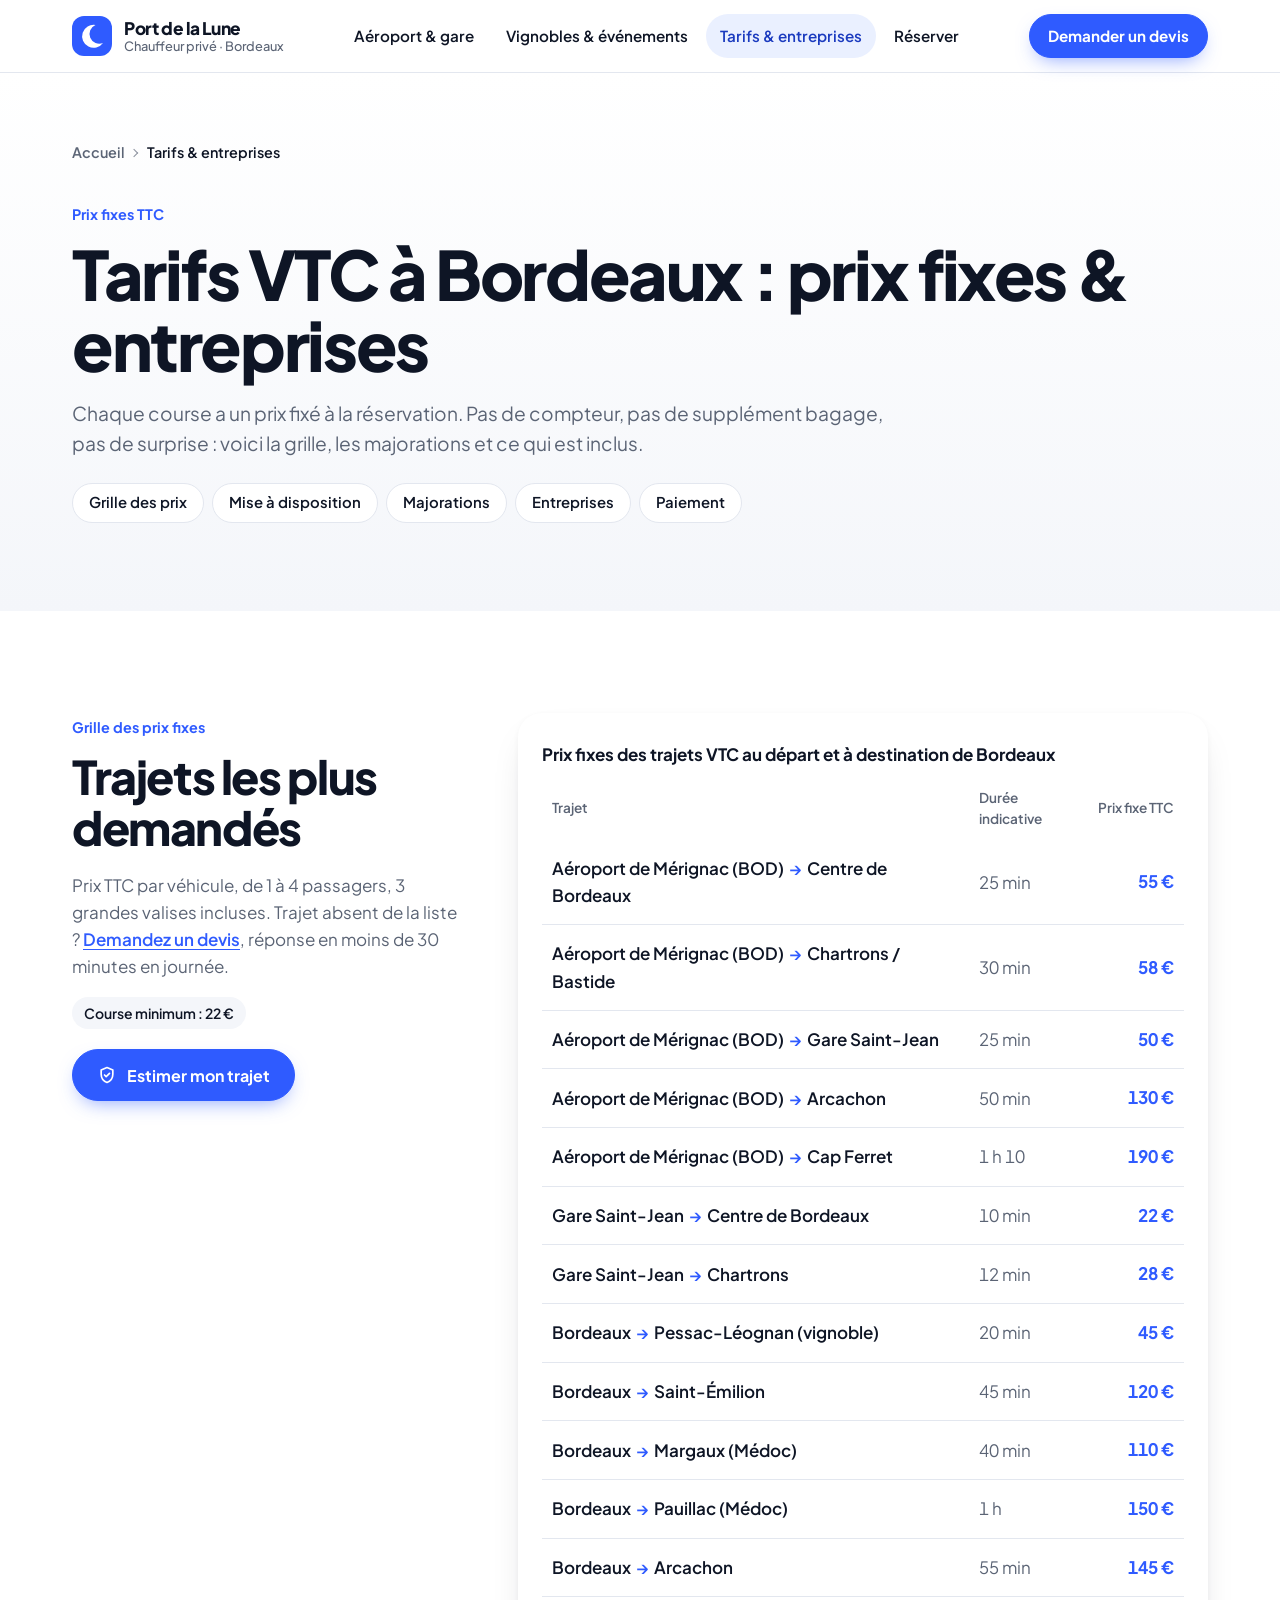
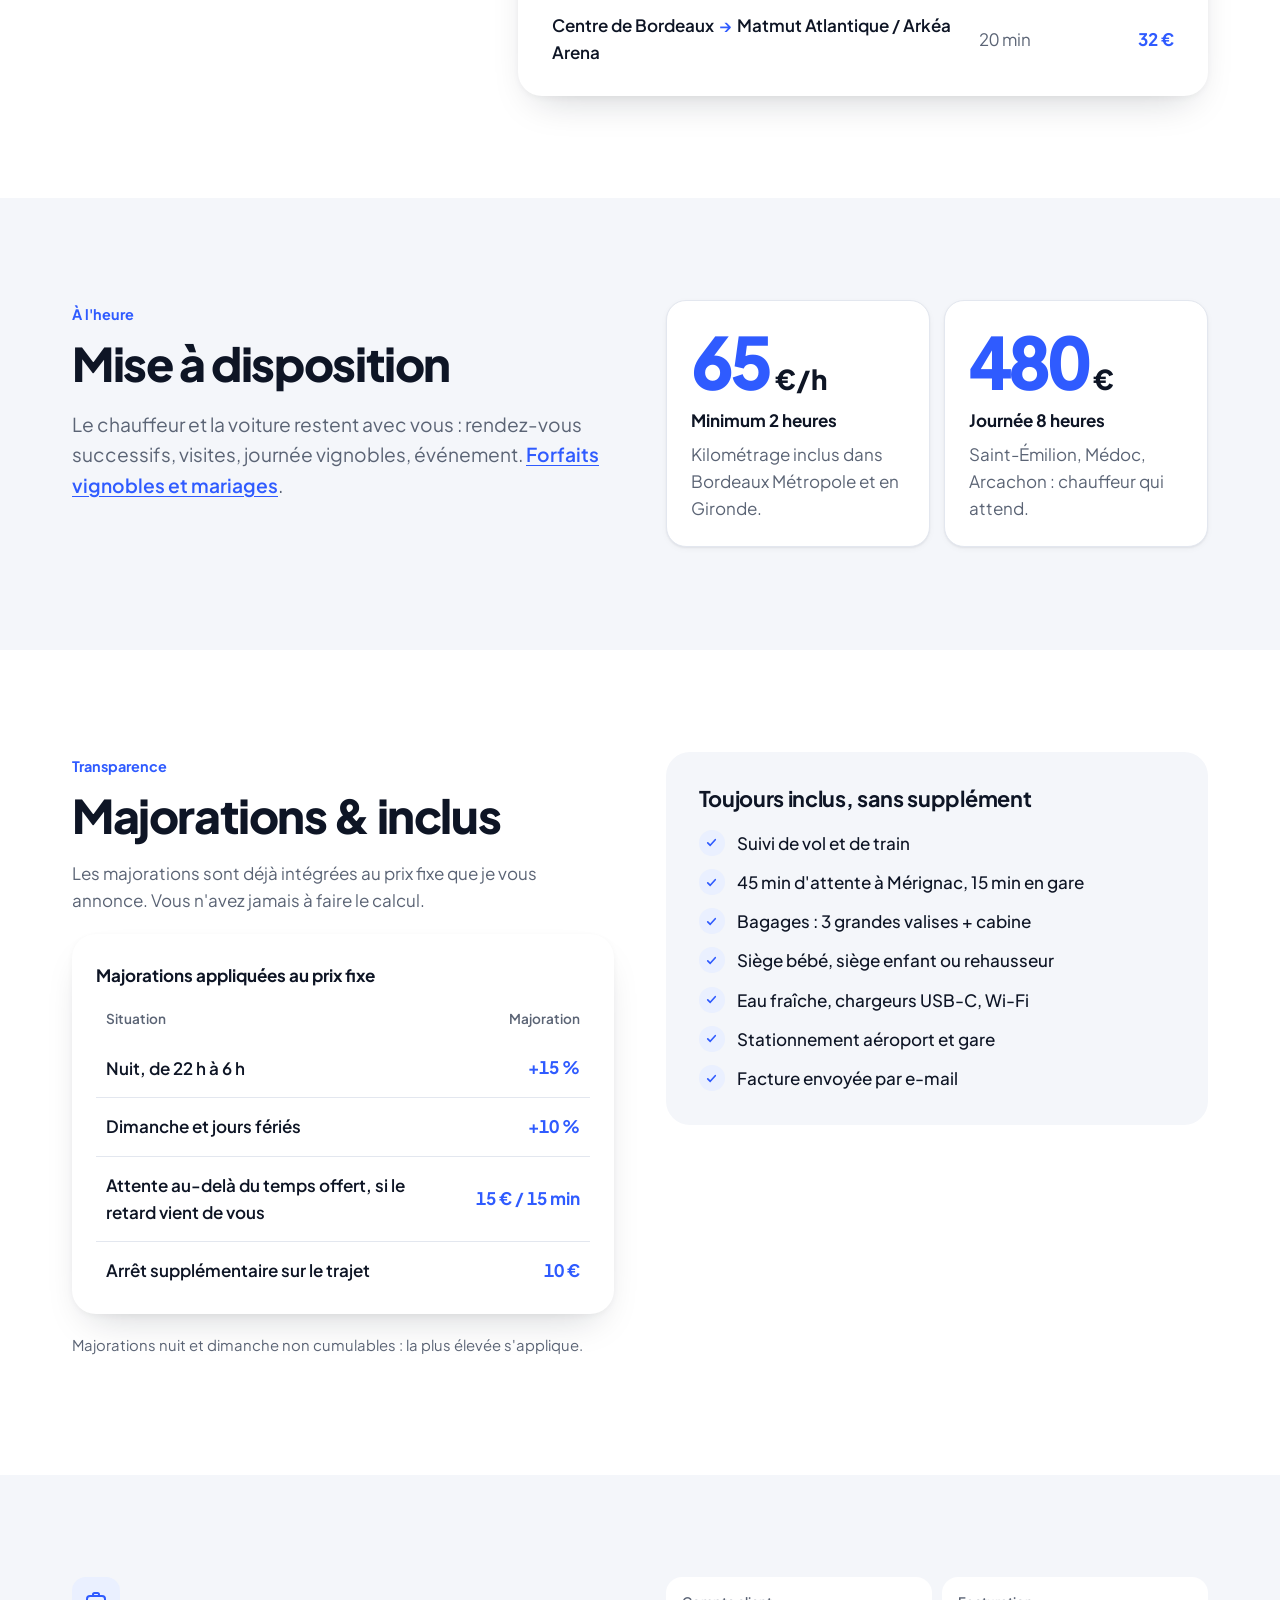
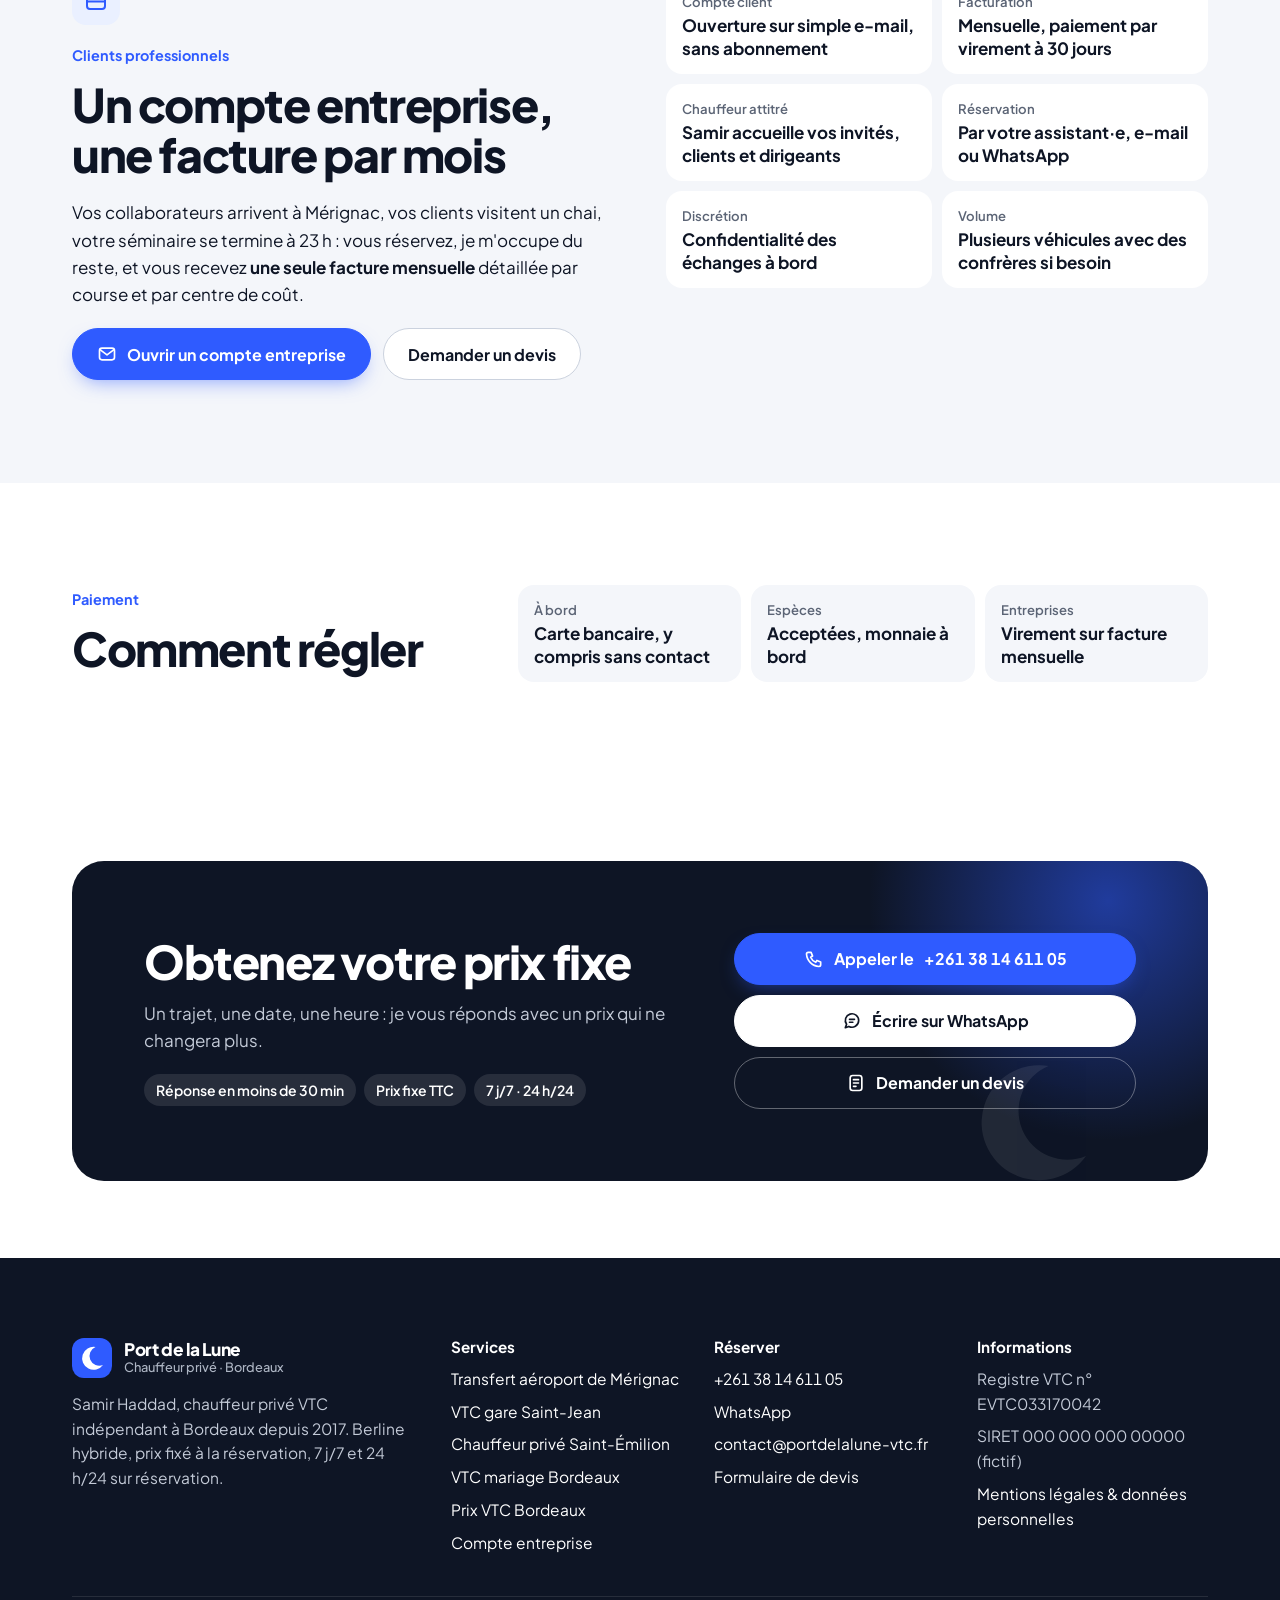
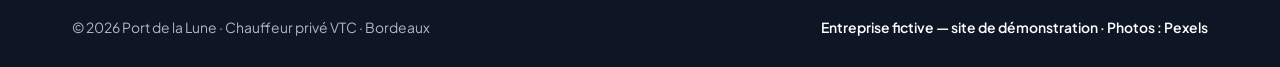
<file: tarifs.html>
<!doctype html>
<html lang="fr">
<head>
<meta charset="utf-8">
<meta name="viewport" content="width=device-width, initial-scale=1, viewport-fit=cover">
<title>Prix VTC Bordeaux : grille des tarifs fixes &amp; entreprises | Port de la Lune</title>
<meta name="description" content="Prix VTC à Bordeaux : Mérignac–centre 55 €, gare–Chartrons 28 €, Arcachon 145 €. Majorations transparentes, compte entreprise et facture mensuelle.">
<link rel="canonical" href="https://www.portdelalune-vtc.fr/tarifs.html">
<meta name="robots" content="index, follow, max-image-preview:large">
<meta name="theme-color" content="#FFFFFF">
<meta name="format-detection" content="telephone=no">
<link rel="icon" href="assets/img/favicon.svg" type="image/svg+xml">
<meta property="og:type" content="website">
<meta property="og:locale" content="fr_FR">
<meta property="og:site_name" content="Port de la Lune — Chauffeur privé Bordeaux">
<meta property="og:title" content="Prix VTC Bordeaux : grille des tarifs fixes &amp; entreprises | Port de la Lune">
<meta property="og:description" content="Prix VTC à Bordeaux : Mérignac–centre 55 €, gare–Chartrons 28 €, Arcachon 145 €. Majorations transparentes, compte entreprise et facture mensuelle.">
<meta property="og:url" content="https://www.portdelalune-vtc.fr/tarifs.html">
<meta property="og:image" content="https://www.portdelalune-vtc.fr/assets/img/og-port-de-la-lune.jpg">
<meta property="og:image:width" content="1200">
<meta property="og:image:height" content="630">
<meta property="og:image:alt" content="Chauffeur en manteau sombre ouvrant la portière d'une berline noire à une cliente souriante">
<meta name="twitter:card" content="summary_large_image">
<meta name="twitter:title" content="Prix VTC Bordeaux : grille des tarifs fixes &amp; entreprises | Port de la Lune">
<meta name="twitter:description" content="Prix VTC à Bordeaux : Mérignac–centre 55 €, gare–Chartrons 28 €, Arcachon 145 €. Majorations transparentes, compte entreprise et facture mensuelle.">
<meta name="twitter:image" content="https://www.portdelalune-vtc.fr/assets/img/og-port-de-la-lune.jpg">
<link rel="preconnect" href="https://fonts.googleapis.com">
<link rel="preconnect" href="https://fonts.gstatic.com" crossorigin>
<link rel="stylesheet" href="https://fonts.googleapis.com/css2?family=Plus+Jakarta+Sans:wght@400..800&amp;display=swap">
<link rel="stylesheet" href="assets/css/style.css">
<script>document.documentElement.classList.add('js')</script>
<script src="assets/js/main.js" defer></script>
<script type="application/ld+json">
{
  "@context": "https://schema.org",
  "@graph": [
    {
      "@type": "BreadcrumbList",
      "@id": "https://www.portdelalune-vtc.fr/tarifs.html#ariane",
      "itemListElement": [
        {
          "@type": "ListItem",
          "position": 1,
          "name": "Accueil",
          "item": "https://www.portdelalune-vtc.fr/"
        },
        {
          "@type": "ListItem",
          "position": 2,
          "name": "Tarifs & entreprises",
          "item": "https://www.portdelalune-vtc.fr/tarifs.html"
        }
      ]
    },
    {
      "@type": "Service",
      "@id": "https://www.portdelalune-vtc.fr/tarifs.html#grille",
      "name": "Tarifs VTC à Bordeaux — prix fixes",
      "serviceType": "Transport de personnes par VTC",
      "provider": {
        "@id": "https://www.portdelalune-vtc.fr/#entreprise"
      },
      "areaServed": [
        {
          "@type": "City",
          "name": "Bordeaux"
        },
        {
          "@type": "AdministrativeArea",
          "name": "Bordeaux Métropole"
        },
        {
          "@type": "Airport",
          "name": "Aéroport de Bordeaux-Mérignac",
          "iataCode": "BOD"
        },
        {
          "@type": "TrainStation",
          "name": "Gare de Bordeaux Saint-Jean"
        },
        {
          "@type": "AdministrativeArea",
          "name": "Bassin d'Arcachon"
        },
        {
          "@type": "City",
          "name": "Saint-Émilion"
        },
        {
          "@type": "AdministrativeArea",
          "name": "Médoc"
        },
        {
          "@type": "AdministrativeArea",
          "name": "Pessac-Léognan"
        }
      ],
      "hasOfferCatalog": {
        "@type": "OfferCatalog",
        "name": "Grille des prix fixes",
        "itemListElement": [
          {
            "@type": "Offer",
            "name": "Aéroport de Mérignac (BOD) → Centre de Bordeaux",
            "price": "55.00",
            "priceCurrency": "EUR",
            "availability": "https://schema.org/InStock",
            "seller": {
              "@id": "https://www.portdelalune-vtc.fr/#entreprise"
            },
            "priceSpecification": {
              "@type": "PriceSpecification",
              "price": "55.00",
              "priceCurrency": "EUR",
              "valueAddedTaxIncluded": true
            }
          },
          {
            "@type": "Offer",
            "name": "Aéroport de Mérignac (BOD) → Chartrons / Bastide",
            "price": "58.00",
            "priceCurrency": "EUR",
            "availability": "https://schema.org/InStock",
            "seller": {
              "@id": "https://www.portdelalune-vtc.fr/#entreprise"
            },
            "priceSpecification": {
              "@type": "PriceSpecification",
              "price": "58.00",
              "priceCurrency": "EUR",
              "valueAddedTaxIncluded": true
            }
          },
          {
            "@type": "Offer",
            "name": "Aéroport de Mérignac (BOD) → Gare Saint-Jean",
            "price": "50.00",
            "priceCurrency": "EUR",
            "availability": "https://schema.org/InStock",
            "seller": {
              "@id": "https://www.portdelalune-vtc.fr/#entreprise"
            },
            "priceSpecification": {
              "@type": "PriceSpecification",
              "price": "50.00",
              "priceCurrency": "EUR",
              "valueAddedTaxIncluded": true
            }
          },
          {
            "@type": "Offer",
            "name": "Aéroport de Mérignac (BOD) → Arcachon",
            "price": "130.00",
            "priceCurrency": "EUR",
            "availability": "https://schema.org/InStock",
            "seller": {
              "@id": "https://www.portdelalune-vtc.fr/#entreprise"
            },
            "priceSpecification": {
              "@type": "PriceSpecification",
              "price": "130.00",
              "priceCurrency": "EUR",
              "valueAddedTaxIncluded": true
            }
          },
          {
            "@type": "Offer",
            "name": "Aéroport de Mérignac (BOD) → Cap Ferret",
            "price": "190.00",
            "priceCurrency": "EUR",
            "availability": "https://schema.org/InStock",
            "seller": {
              "@id": "https://www.portdelalune-vtc.fr/#entreprise"
            },
            "priceSpecification": {
              "@type": "PriceSpecification",
              "price": "190.00",
              "priceCurrency": "EUR",
              "valueAddedTaxIncluded": true
            }
          },
          {
            "@type": "Offer",
            "name": "Gare Saint-Jean → Centre de Bordeaux",
            "price": "22.00",
            "priceCurrency": "EUR",
            "availability": "https://schema.org/InStock",
            "seller": {
              "@id": "https://www.portdelalune-vtc.fr/#entreprise"
            },
            "priceSpecification": {
              "@type": "PriceSpecification",
              "price": "22.00",
              "priceCurrency": "EUR",
              "valueAddedTaxIncluded": true
            }
          },
          {
            "@type": "Offer",
            "name": "Gare Saint-Jean → Chartrons",
            "price": "28.00",
            "priceCurrency": "EUR",
            "availability": "https://schema.org/InStock",
            "seller": {
              "@id": "https://www.portdelalune-vtc.fr/#entreprise"
            },
            "priceSpecification": {
              "@type": "PriceSpecification",
              "price": "28.00",
              "priceCurrency": "EUR",
              "valueAddedTaxIncluded": true
            }
          },
          {
            "@type": "Offer",
            "name": "Bordeaux → Pessac-Léognan (vignoble)",
            "price": "45.00",
            "priceCurrency": "EUR",
            "availability": "https://schema.org/InStock",
            "seller": {
              "@id": "https://www.portdelalune-vtc.fr/#entreprise"
            },
            "priceSpecification": {
              "@type": "PriceSpecification",
              "price": "45.00",
              "priceCurrency": "EUR",
              "valueAddedTaxIncluded": true
            }
          },
          {
            "@type": "Offer",
            "name": "Bordeaux → Saint-Émilion",
            "price": "120.00",
            "priceCurrency": "EUR",
            "availability": "https://schema.org/InStock",
            "seller": {
              "@id": "https://www.portdelalune-vtc.fr/#entreprise"
            },
            "priceSpecification": {
              "@type": "PriceSpecification",
              "price": "120.00",
              "priceCurrency": "EUR",
              "valueAddedTaxIncluded": true
            }
          },
          {
            "@type": "Offer",
            "name": "Bordeaux → Margaux (Médoc)",
            "price": "110.00",
            "priceCurrency": "EUR",
            "availability": "https://schema.org/InStock",
            "seller": {
              "@id": "https://www.portdelalune-vtc.fr/#entreprise"
            },
            "priceSpecification": {
              "@type": "PriceSpecification",
              "price": "110.00",
              "priceCurrency": "EUR",
              "valueAddedTaxIncluded": true
            }
          },
          {
            "@type": "Offer",
            "name": "Bordeaux → Pauillac (Médoc)",
            "price": "150.00",
            "priceCurrency": "EUR",
            "availability": "https://schema.org/InStock",
            "seller": {
              "@id": "https://www.portdelalune-vtc.fr/#entreprise"
            },
            "priceSpecification": {
              "@type": "PriceSpecification",
              "price": "150.00",
              "priceCurrency": "EUR",
              "valueAddedTaxIncluded": true
            }
          },
          {
            "@type": "Offer",
            "name": "Bordeaux → Arcachon",
            "price": "145.00",
            "priceCurrency": "EUR",
            "availability": "https://schema.org/InStock",
            "seller": {
              "@id": "https://www.portdelalune-vtc.fr/#entreprise"
            },
            "priceSpecification": {
              "@type": "PriceSpecification",
              "price": "145.00",
              "priceCurrency": "EUR",
              "valueAddedTaxIncluded": true
            }
          },
          {
            "@type": "Offer",
            "name": "Centre de Bordeaux → Matmut Atlantique / Arkéa Arena",
            "price": "32.00",
            "priceCurrency": "EUR",
            "availability": "https://schema.org/InStock",
            "seller": {
              "@id": "https://www.portdelalune-vtc.fr/#entreprise"
            },
            "priceSpecification": {
              "@type": "PriceSpecification",
              "price": "32.00",
              "priceCurrency": "EUR",
              "valueAddedTaxIncluded": true
            }
          },
          {
            "@type": "Offer",
            "name": "Mise à disposition à l'heure (minimum 2 h)",
            "price": "65.00",
            "priceCurrency": "EUR",
            "availability": "https://schema.org/InStock",
            "seller": {
              "@id": "https://www.portdelalune-vtc.fr/#entreprise"
            },
            "priceSpecification": {
              "@type": "UnitPriceSpecification",
              "price": "65.00",
              "priceCurrency": "EUR",
              "unitCode": "HUR",
              "valueAddedTaxIncluded": true
            }
          }
        ]
      }
    },
    {
      "@type": "Service",
      "@id": "https://www.portdelalune-vtc.fr/tarifs.html#entreprises",
      "name": "Compte entreprise VTC à Bordeaux",
      "serviceType": "Transport avec chauffeur pour entreprises",
      "provider": {
        "@id": "https://www.portdelalune-vtc.fr/#entreprise"
      },
      "areaServed": [
        {
          "@type": "City",
          "name": "Bordeaux"
        },
        {
          "@type": "AdministrativeArea",
          "name": "Bordeaux Métropole"
        },
        {
          "@type": "Airport",
          "name": "Aéroport de Bordeaux-Mérignac",
          "iataCode": "BOD"
        },
        {
          "@type": "TrainStation",
          "name": "Gare de Bordeaux Saint-Jean"
        },
        {
          "@type": "AdministrativeArea",
          "name": "Bassin d'Arcachon"
        },
        {
          "@type": "City",
          "name": "Saint-Émilion"
        },
        {
          "@type": "AdministrativeArea",
          "name": "Médoc"
        },
        {
          "@type": "AdministrativeArea",
          "name": "Pessac-Léognan"
        }
      ],
      "description": "Compte client, facture mensuelle unique, chauffeur attitré pour vos invités et clients, réservation par e-mail."
    }
  ]
}
</script>
</head>
<body>
<a class="skip-link" href="#contenu">Aller au contenu</a>
<header class="site-header">
  <div class="wrap">
    <a class="brand" href="index.html" aria-label="Port de la Lune, chauffeur privé à Bordeaux — accueil">
      <svg class="brand__mark" viewBox="0 0 40 40" aria-hidden="true" focusable="false"><rect width="40" height="40" rx="12" fill="#2F5BFF"/><path d="M23.5 9A11.5 11.5 0 1 0 31 27 9 9 0 0 1 23.5 9Z" fill="#fff"/></svg>
      <span class="brand__text"><span class="brand__name">Port de la Lune</span><span class="brand__sub">Chauffeur privé · Bordeaux</span></span>
    </a>
    <nav class="nav" aria-label="Navigation principale">
      <ul class="nav__list">
        <li><a class="nav__link" href="aeroport-gare.html">Aéroport &amp; gare</a></li>
        <li><a class="nav__link" href="vignobles-evenements.html">Vignobles &amp; événements</a></li>
        <li><a class="nav__link" href="tarifs.html" aria-current="page">Tarifs &amp; entreprises</a></li>
        <li><a class="nav__link" href="contact.html">Réserver</a></li>
      </ul>
    </nav>
    <div class="header-actions">
      <a class="header-phone num" href="tel:+261381461105"><svg viewBox="0 0 24 24" aria-hidden="true" focusable="false" fill="none" stroke="currentColor" stroke-width="2" stroke-linecap="round" stroke-linejoin="round"><path d="M5 4h3.5l1.8 4.5-2.3 1.4a11 11 0 0 0 6.1 6.1l1.4-2.3 4.5 1.8V19a2 2 0 0 1-2 2A16 16 0 0 1 3 6a2 2 0 0 1 2-2Z"/></svg>+261 38 14 611 05</a>
      <a class="btn btn--primary btn--sm" href="contact.html">Demander un devis</a>
    </div>
    <button class="menu-toggle" type="button" aria-expanded="false" aria-controls="menu-mobile" data-menu-open><span class="menu-toggle__bars" aria-hidden="true"></span>Menu</button>
  </div>
</header>
<div class="mobile-nav" id="menu-mobile" hidden role="dialog" aria-modal="true" aria-label="Menu">
  <div class="mobile-nav__top">
    <span class="brand"><svg class="brand__mark" viewBox="0 0 40 40" aria-hidden="true" focusable="false"><rect width="40" height="40" rx="12" fill="#2F5BFF"/><path d="M23.5 9A11.5 11.5 0 1 0 31 27 9 9 0 0 1 23.5 9Z" fill="#fff"/></svg><span class="brand__text"><span class="brand__name">Port de la Lune</span></span></span>
    <button class="menu-toggle" type="button" data-menu-close><span class="menu-toggle__bars" aria-hidden="true"></span>Fermer</button>
  </div>
  <nav aria-label="Navigation mobile">
    <ul class="mobile-nav__list">
      <li><a href="index.html">Accueil<svg viewBox="0 0 24 24" aria-hidden="true" focusable="false" fill="none" stroke="currentColor" stroke-width="2" stroke-linecap="round" stroke-linejoin="round"><path d="m9 6 6 6-6 6"/></svg></a></li>
      <li><a href="aeroport-gare.html">Aéroport &amp; gare<svg viewBox="0 0 24 24" aria-hidden="true" focusable="false" fill="none" stroke="currentColor" stroke-width="2" stroke-linecap="round" stroke-linejoin="round"><path d="m9 6 6 6-6 6"/></svg></a></li>
      <li><a href="vignobles-evenements.html">Vignobles &amp; événements<svg viewBox="0 0 24 24" aria-hidden="true" focusable="false" fill="none" stroke="currentColor" stroke-width="2" stroke-linecap="round" stroke-linejoin="round"><path d="m9 6 6 6-6 6"/></svg></a></li>
      <li><a href="tarifs.html" aria-current="page">Tarifs &amp; entreprises<svg viewBox="0 0 24 24" aria-hidden="true" focusable="false" fill="none" stroke="currentColor" stroke-width="2" stroke-linecap="round" stroke-linejoin="round"><path d="m9 6 6 6-6 6"/></svg></a></li>
      <li><a href="contact.html">Réserver<svg viewBox="0 0 24 24" aria-hidden="true" focusable="false" fill="none" stroke="currentColor" stroke-width="2" stroke-linecap="round" stroke-linejoin="round"><path d="m9 6 6 6-6 6"/></svg></a></li>
    </ul>
  </nav>
  <div class="mobile-nav__foot">
    <a class="btn btn--primary btn--block" href="tel:+261381461105"><svg viewBox="0 0 24 24" aria-hidden="true" focusable="false" fill="none" stroke="currentColor" stroke-width="2" stroke-linecap="round" stroke-linejoin="round"><path d="M5 4h3.5l1.8 4.5-2.3 1.4a11 11 0 0 0 6.1 6.1l1.4-2.3 4.5 1.8V19a2 2 0 0 1-2 2A16 16 0 0 1 3 6a2 2 0 0 1 2-2Z"/></svg>Appeler le <span class="num">+261 38 14 611 05</span></a>
    <a class="btn btn--soft btn--block" href="https://wa.me/261381461105" rel="noopener"><svg viewBox="0 0 24 24" aria-hidden="true" focusable="false" fill="none" stroke="currentColor" stroke-width="2" stroke-linecap="round" stroke-linejoin="round"><path d="M20 11.5a8 8 0 0 1-11.8 7L4 20l1.5-4A8 8 0 1 1 20 11.5Z"/><path d="M9 10h6M9 13.5h4"/></svg>WhatsApp</a>
  </div>
</div>
<main id="contenu">
<section class="page-hero" aria-labelledby="titre-principal">
  <div class="wrap">
    <nav class="breadcrumb" aria-label="Fil d'Ariane">
  <ol>
    <li><a href="index.html">Accueil</a></li>
    <li><span aria-current="page">Tarifs &amp; entreprises</span></li>
  </ol>
</nav>
    <div class="page-hero__grid">
      <div>
        <span class="eyebrow">Prix fixes TTC</span>
        <h1 class="h1 page-hero__title" id="titre-principal">Tarifs VTC à Bordeaux : prix fixes &amp; entreprises</h1>
        <p class="lead">Chaque course a un prix fixé à la réservation. Pas de compteur, pas de supplément bagage, pas de surprise : voici la grille, les majorations et ce qui est inclus.</p>
        <nav class="anchor-nav" aria-label="Sur cette page">
          <a href="#grille">Grille des prix</a><a href="#mise-a-disposition">Mise à disposition</a><a href="#majorations">Majorations</a><a href="#entreprises">Entreprises</a><a href="#paiement">Paiement</a>
        </nav>
      </div>
    </div>
  </div>
</section>

<section class="section" id="grille" aria-labelledby="titre-grille">
  <div class="wrap two-col">
    <div>
      <span class="eyebrow">Grille des prix fixes</span>
      <h2 class="h2" id="titre-grille">Trajets les plus demandés</h2>
      <p class="muted mt-m">Prix TTC par véhicule, de 1 à 4 passagers, 3 grandes valises incluses. Trajet absent de la liste ? <a class="link-inline" href="contact.html">Demandez un devis</a>, réponse en moins de 30 minutes en journée.</p>
      <ul class="chips"><li class="chip chip--soft">Course minimum : 22 €</li></ul>
      <a class="btn btn--primary mt-m" href="index.html#simulateur"><svg viewBox="0 0 24 24" aria-hidden="true" focusable="false" fill="none" stroke="currentColor" stroke-width="2" stroke-linecap="round" stroke-linejoin="round"><path d="M12 3 5 6v5c0 4.5 3 8.3 7 10 4-1.7 7-5.5 7-10V6l-7-3Z"/><path d="m9 12 2 2 4-4"/></svg>Estimer mon trajet</a>
    </div>
    <div class="table-card">
      <table class="price-table">
        <caption>Prix fixes des trajets VTC au départ et à destination de Bordeaux</caption>
        <thead><tr><th scope="col">Trajet</th><th scope="col" class="hide-sm">Durée indicative</th><th scope="col" class="num">Prix fixe TTC</th></tr></thead>
        <tbody>
        <tr><th scope="row">Aéroport de Mérignac (BOD) <span class="route-arrow" aria-label="vers">→</span> Centre de Bordeaux</th><td class="dur hide-sm">25 min</td><td class="num"><b>55 €</b></td></tr>
        <tr><th scope="row">Aéroport de Mérignac (BOD) <span class="route-arrow" aria-label="vers">→</span> Chartrons / Bastide</th><td class="dur hide-sm">30 min</td><td class="num"><b>58 €</b></td></tr>
        <tr><th scope="row">Aéroport de Mérignac (BOD) <span class="route-arrow" aria-label="vers">→</span> Gare Saint-Jean</th><td class="dur hide-sm">25 min</td><td class="num"><b>50 €</b></td></tr>
        <tr><th scope="row">Aéroport de Mérignac (BOD) <span class="route-arrow" aria-label="vers">→</span> Arcachon</th><td class="dur hide-sm">50 min</td><td class="num"><b>130 €</b></td></tr>
        <tr><th scope="row">Aéroport de Mérignac (BOD) <span class="route-arrow" aria-label="vers">→</span> Cap Ferret</th><td class="dur hide-sm">1 h 10</td><td class="num"><b>190 €</b></td></tr>
        <tr><th scope="row">Gare Saint-Jean <span class="route-arrow" aria-label="vers">→</span> Centre de Bordeaux</th><td class="dur hide-sm">10 min</td><td class="num"><b>22 €</b></td></tr>
        <tr><th scope="row">Gare Saint-Jean <span class="route-arrow" aria-label="vers">→</span> Chartrons</th><td class="dur hide-sm">12 min</td><td class="num"><b>28 €</b></td></tr>
        <tr><th scope="row">Bordeaux <span class="route-arrow" aria-label="vers">→</span> Pessac-Léognan (vignoble)</th><td class="dur hide-sm">20 min</td><td class="num"><b>45 €</b></td></tr>
        <tr><th scope="row">Bordeaux <span class="route-arrow" aria-label="vers">→</span> Saint-Émilion</th><td class="dur hide-sm">45 min</td><td class="num"><b>120 €</b></td></tr>
        <tr><th scope="row">Bordeaux <span class="route-arrow" aria-label="vers">→</span> Margaux (Médoc)</th><td class="dur hide-sm">40 min</td><td class="num"><b>110 €</b></td></tr>
        <tr><th scope="row">Bordeaux <span class="route-arrow" aria-label="vers">→</span> Pauillac (Médoc)</th><td class="dur hide-sm">1 h</td><td class="num"><b>150 €</b></td></tr>
        <tr><th scope="row">Bordeaux <span class="route-arrow" aria-label="vers">→</span> Arcachon</th><td class="dur hide-sm">55 min</td><td class="num"><b>145 €</b></td></tr>
        <tr><th scope="row">Centre de Bordeaux <span class="route-arrow" aria-label="vers">→</span> Matmut Atlantique / Arkéa Arena</th><td class="dur hide-sm">20 min</td><td class="num"><b>32 €</b></td></tr>
        </tbody>
      </table>
    </div>
  </div>
</section>

<section class="section section--soft" id="mise-a-disposition" aria-labelledby="titre-mad">
  <div class="wrap split">
    <div>
      <span class="eyebrow">À l'heure</span>
      <h2 class="h2" id="titre-mad">Mise à disposition</h2>
      <p class="lead mt-m">Le chauffeur et la voiture restent avec vous : rendez-vous successifs, visites, journée vignobles, événement. <a class="link-inline" href="vignobles-evenements.html#tarifs-heure">Forfaits vignobles et mariages</a>.</p>
    </div>
    <div class="bignums">
      <div class="bignum" data-reveal><b>65<small>€/h</small></b><span>Minimum 2 heures</span><p>Kilométrage inclus dans Bordeaux Métropole et en Gironde.</p></div>
      <div class="bignum" data-reveal="2"><b>480<small>€</small></b><span>Journée 8 heures</span><p>Saint-Émilion, Médoc, Arcachon : chauffeur qui attend.</p></div>
    </div>
  </div>
</section>

<section class="section" id="majorations" aria-labelledby="titre-majorations">
  <div class="wrap split">
    <div>
      <span class="eyebrow">Transparence</span>
      <h2 class="h2" id="titre-majorations">Majorations &amp; inclus</h2>
      <p class="muted mt-m">Les majorations sont déjà intégrées au prix fixe que je vous annonce. Vous n'avez jamais à faire le calcul.</p>
      <div class="table-card mt-m">
        <table class="price-table">
          <caption>Majorations appliquées au prix fixe</caption>
          <thead><tr><th scope="col">Situation</th><th scope="col" class="num">Majoration</th></tr></thead>
          <tbody>
            <tr><th scope="row">Nuit, de 22 h à 6 h</th><td class="num"><b>+15 %</b></td></tr>
            <tr><th scope="row">Dimanche et jours fériés</th><td class="num"><b>+10 %</b></td></tr>
            <tr><th scope="row">Attente au-delà du temps offert, si le retard vient de vous</th><td class="num"><b>15 € / 15 min</b></td></tr>
            <tr><th scope="row">Arrêt supplémentaire sur le trajet</th><td class="num"><b>10 €</b></td></tr>
          </tbody>
        </table>
      </div>
      <p class="muted mt-m" style="font-size:.93rem">Majorations nuit et dimanche non cumulables : la plus élevée s'applique.</p>
    </div>
    <div class="card card--soft" data-reveal>
      <h3 class="h3" style="margin-bottom:18px">Toujours inclus, sans supplément</h3>
      <ul class="checklist">
        <li>Suivi de vol et de train</li>
        <li>45 min d'attente à Mérignac, 15 min en gare</li>
        <li>Bagages : 3 grandes valises + cabine</li>
        <li>Siège bébé, siège enfant ou rehausseur</li>
        <li>Eau fraîche, chargeurs USB-C, Wi-Fi</li>
        <li>Stationnement aéroport et gare</li>
        <li>Facture envoyée par e-mail</li>
      </ul>
    </div>
  </div>
</section>

<section class="section section--soft" id="entreprises" aria-labelledby="titre-entreprises">
  <div class="wrap split">
    <div>
      <span class="icon-badge" style="margin-bottom:16px"><svg viewBox="0 0 24 24" aria-hidden="true" focusable="false" fill="none" stroke="currentColor" stroke-width="2" stroke-linecap="round" stroke-linejoin="round"><rect x="3" y="7" width="18" height="13" rx="3"/><path d="M9 7V5.5A1.5 1.5 0 0 1 10.5 4h3A1.5 1.5 0 0 1 15 5.5V7M3 12.5h18"/></svg></span>
      <span class="eyebrow">Clients professionnels</span>
      <h2 class="h2" id="titre-entreprises">Un compte entreprise, une facture par mois</h2>
      <div class="prose mt-m">
        <p>Vos collaborateurs arrivent à Mérignac, vos clients visitent un chai, votre séminaire se termine à 23 h : vous réservez, je m'occupe du reste, et vous recevez <strong>une seule facture mensuelle</strong> détaillée par course et par centre de coût.</p>
      </div>
      <div class="btn-row mt-m">
        <a class="btn btn--primary" href="mailto:contact@portdelalune-vtc.fr?subject=Ouverture%20d%27un%20compte%20entreprise"><svg viewBox="0 0 24 24" aria-hidden="true" focusable="false" fill="none" stroke="currentColor" stroke-width="2" stroke-linecap="round" stroke-linejoin="round"><rect x="3" y="5" width="18" height="14" rx="3"/><path d="m4 7 8 6 8-6"/></svg>Ouvrir un compte entreprise</a>
        <a class="btn" href="contact.html">Demander un devis</a>
      </div>
    </div>
    <dl class="facts">
      <div><dt>Compte client</dt><dd>Ouverture sur simple e-mail, sans abonnement</dd></div>
      <div><dt>Facturation</dt><dd>Mensuelle, paiement par virement à 30 jours</dd></div>
      <div><dt>Chauffeur attitré</dt><dd>Samir accueille vos invités, clients et dirigeants</dd></div>
      <div><dt>Réservation</dt><dd>Par votre assistant·e, e-mail ou WhatsApp</dd></div>
      <div><dt>Discrétion</dt><dd>Confidentialité des échanges à bord</dd></div>
      <div><dt>Volume</dt><dd>Plusieurs véhicules avec des confrères si besoin</dd></div>
    </dl>
  </div>
</section>

<section class="section" id="paiement" aria-labelledby="titre-paiement">
  <div class="wrap two-col">
    <div>
      <span class="eyebrow">Paiement</span>
      <h2 class="h2" id="titre-paiement">Comment régler</h2>
    </div>
    <dl class="facts" style="grid-template-columns:repeat(auto-fit,minmax(min(100%,200px),1fr))">
      <div><dt>À bord</dt><dd>Carte bancaire, y compris sans contact</dd></div>
      <div><dt>Espèces</dt><dd>Acceptées, monnaie à bord</dd></div>
      <div><dt>Entreprises</dt><dd>Virement sur facture mensuelle</dd></div>
    </dl>
  </div>
</section>

<section class="section" aria-labelledby="cta-titre">
  <div class="wrap">
    <div class="cta dark" data-reveal>
      <svg class="cta__moon" viewBox="0 0 40 40" aria-hidden="true"><path d="M23.5 9A11.5 11.5 0 1 0 31 27 9 9 0 0 1 23.5 9Z" fill="#fff"/></svg>
      <div>
        <h2 class="h2" id="cta-titre">Obtenez votre prix fixe</h2>
        <p>Un trajet, une date, une heure : je vous réponds avec un prix qui ne changera plus.</p>
        <ul class="chips"><li class="chip">Réponse en moins de 30 min</li><li class="chip">Prix fixe TTC</li><li class="chip">7 j/7 · 24 h/24</li></ul>
      </div>
      <div class="cta__actions">
        <a class="btn btn--primary btn--block" href="tel:+261381461105"><svg viewBox="0 0 24 24" aria-hidden="true" focusable="false" fill="none" stroke="currentColor" stroke-width="2" stroke-linecap="round" stroke-linejoin="round"><path d="M5 4h3.5l1.8 4.5-2.3 1.4a11 11 0 0 0 6.1 6.1l1.4-2.3 4.5 1.8V19a2 2 0 0 1-2 2A16 16 0 0 1 3 6a2 2 0 0 1 2-2Z"/></svg>Appeler le <span class="num">+261 38 14 611 05</span></a>
        <a class="btn btn--white btn--block" href="https://wa.me/261381461105" rel="noopener"><svg viewBox="0 0 24 24" aria-hidden="true" focusable="false" fill="none" stroke="currentColor" stroke-width="2" stroke-linecap="round" stroke-linejoin="round"><path d="M20 11.5a8 8 0 0 1-11.8 7L4 20l1.5-4A8 8 0 1 1 20 11.5Z"/><path d="M9 10h6M9 13.5h4"/></svg>Écrire sur WhatsApp</a>
        <a class="btn btn--outline-light btn--block" href="contact.html"><svg viewBox="0 0 24 24" aria-hidden="true" focusable="false" fill="none" stroke="currentColor" stroke-width="2" stroke-linecap="round" stroke-linejoin="round"><rect x="5" y="3" width="14" height="18" rx="3"/><path d="M9 8h6M9 12h6M9 16h3"/></svg>Demander un devis</a>
      </div>
    </div>
  </div>
</section>
</main>
<footer class="site-footer dark">
  <div class="wrap">
    <div class="footer-grid">
      <div class="footer-col footer-brand">
        <a class="brand" href="index.html"><svg class="brand__mark" viewBox="0 0 40 40" aria-hidden="true" focusable="false"><rect width="40" height="40" rx="12" fill="#2F5BFF"/><path d="M23.5 9A11.5 11.5 0 1 0 31 27 9 9 0 0 1 23.5 9Z" fill="#fff"/></svg><span class="brand__text"><span class="brand__name">Port de la Lune</span><span class="brand__sub">Chauffeur privé · Bordeaux</span></span></a>
        <p>Samir Haddad, chauffeur privé VTC indépendant à Bordeaux depuis 2017. Berline hybride, prix fixé à la réservation, 7 j/7 et 24 h/24 sur réservation.</p>
      </div>
      <div class="footer-col">
        <h2>Services</h2>
        <ul>
          <li><a href="aeroport-gare.html#merignac">Transfert aéroport de Mérignac</a></li>
          <li><a href="aeroport-gare.html#saint-jean">VTC gare Saint-Jean</a></li>
          <li><a href="vignobles-evenements.html#vignobles">Chauffeur privé Saint-Émilion</a></li>
          <li><a href="vignobles-evenements.html#mariages">VTC mariage Bordeaux</a></li>
          <li><a href="tarifs.html">Prix VTC Bordeaux</a></li>
          <li><a href="tarifs.html#entreprises">Compte entreprise</a></li>
        </ul>
      </div>
      <div class="footer-col">
        <h2>Réserver</h2>
        <ul>
          <li><a class="num" href="tel:+261381461105">+261 38 14 611 05</a></li>
          <li><a href="https://wa.me/261381461105" rel="noopener">WhatsApp</a></li>
          <li><a href="mailto:contact@portdelalune-vtc.fr">contact@portdelalune-vtc.fr</a></li>
          <li><a href="contact.html">Formulaire de devis</a></li>
        </ul>
      </div>
      <div class="footer-col">
        <h2>Informations</h2>
        <ul>
          <li>Registre VTC n° EVTC033170042</li>
          <li>SIRET 000 000 000 00000 (fictif)</li>
          <li><a href="mentions-legales.html">Mentions légales &amp; données personnelles</a></li>
        </ul>
      </div>
    </div>
    <div class="footer-legal">
      <span>© <span data-year>2026</span> Port de la Lune · Chauffeur privé VTC · Bordeaux</span>
      <span class="demo">Entreprise fictive — site de démonstration · Photos : Pexels</span>
    </div>
  </div>
</footer>
<nav class="callbar" aria-label="Contact rapide">
  <a class="callbar__primary" href="tel:+261381461105"><svg viewBox="0 0 24 24" aria-hidden="true" focusable="false" fill="none" stroke="currentColor" stroke-width="2" stroke-linecap="round" stroke-linejoin="round"><path d="M5 4h3.5l1.8 4.5-2.3 1.4a11 11 0 0 0 6.1 6.1l1.4-2.3 4.5 1.8V19a2 2 0 0 1-2 2A16 16 0 0 1 3 6a2 2 0 0 1 2-2Z"/></svg>Appeler</a>
  <a href="https://wa.me/261381461105" rel="noopener"><svg viewBox="0 0 24 24" aria-hidden="true" focusable="false" fill="none" stroke="currentColor" stroke-width="2" stroke-linecap="round" stroke-linejoin="round"><path d="M20 11.5a8 8 0 0 1-11.8 7L4 20l1.5-4A8 8 0 1 1 20 11.5Z"/><path d="M9 10h6M9 13.5h4"/></svg>WhatsApp</a>
  <a href="contact.html"><svg viewBox="0 0 24 24" aria-hidden="true" focusable="false" fill="none" stroke="currentColor" stroke-width="2" stroke-linecap="round" stroke-linejoin="round"><rect x="5" y="3" width="14" height="18" rx="3"/><path d="M9 8h6M9 12h6M9 16h3"/></svg>Devis</a>
</nav>
</body>
</html>
</file>
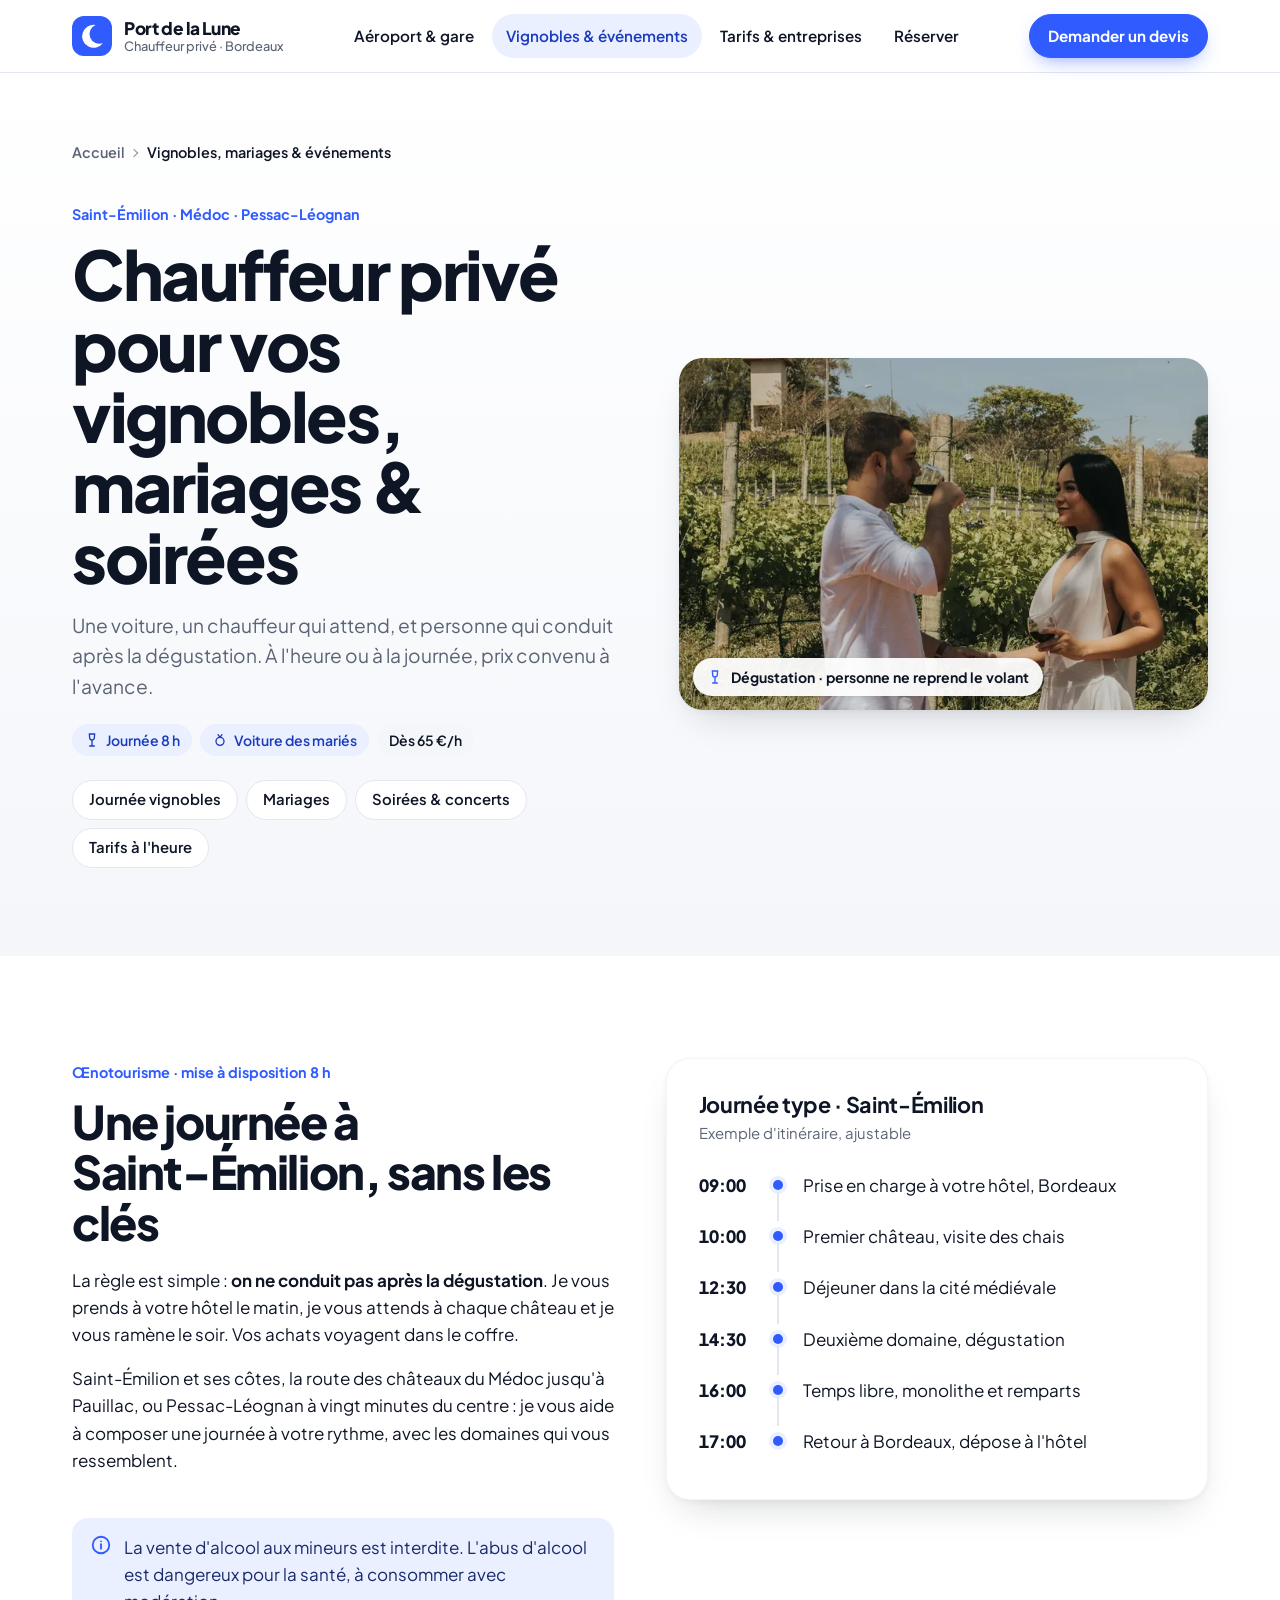
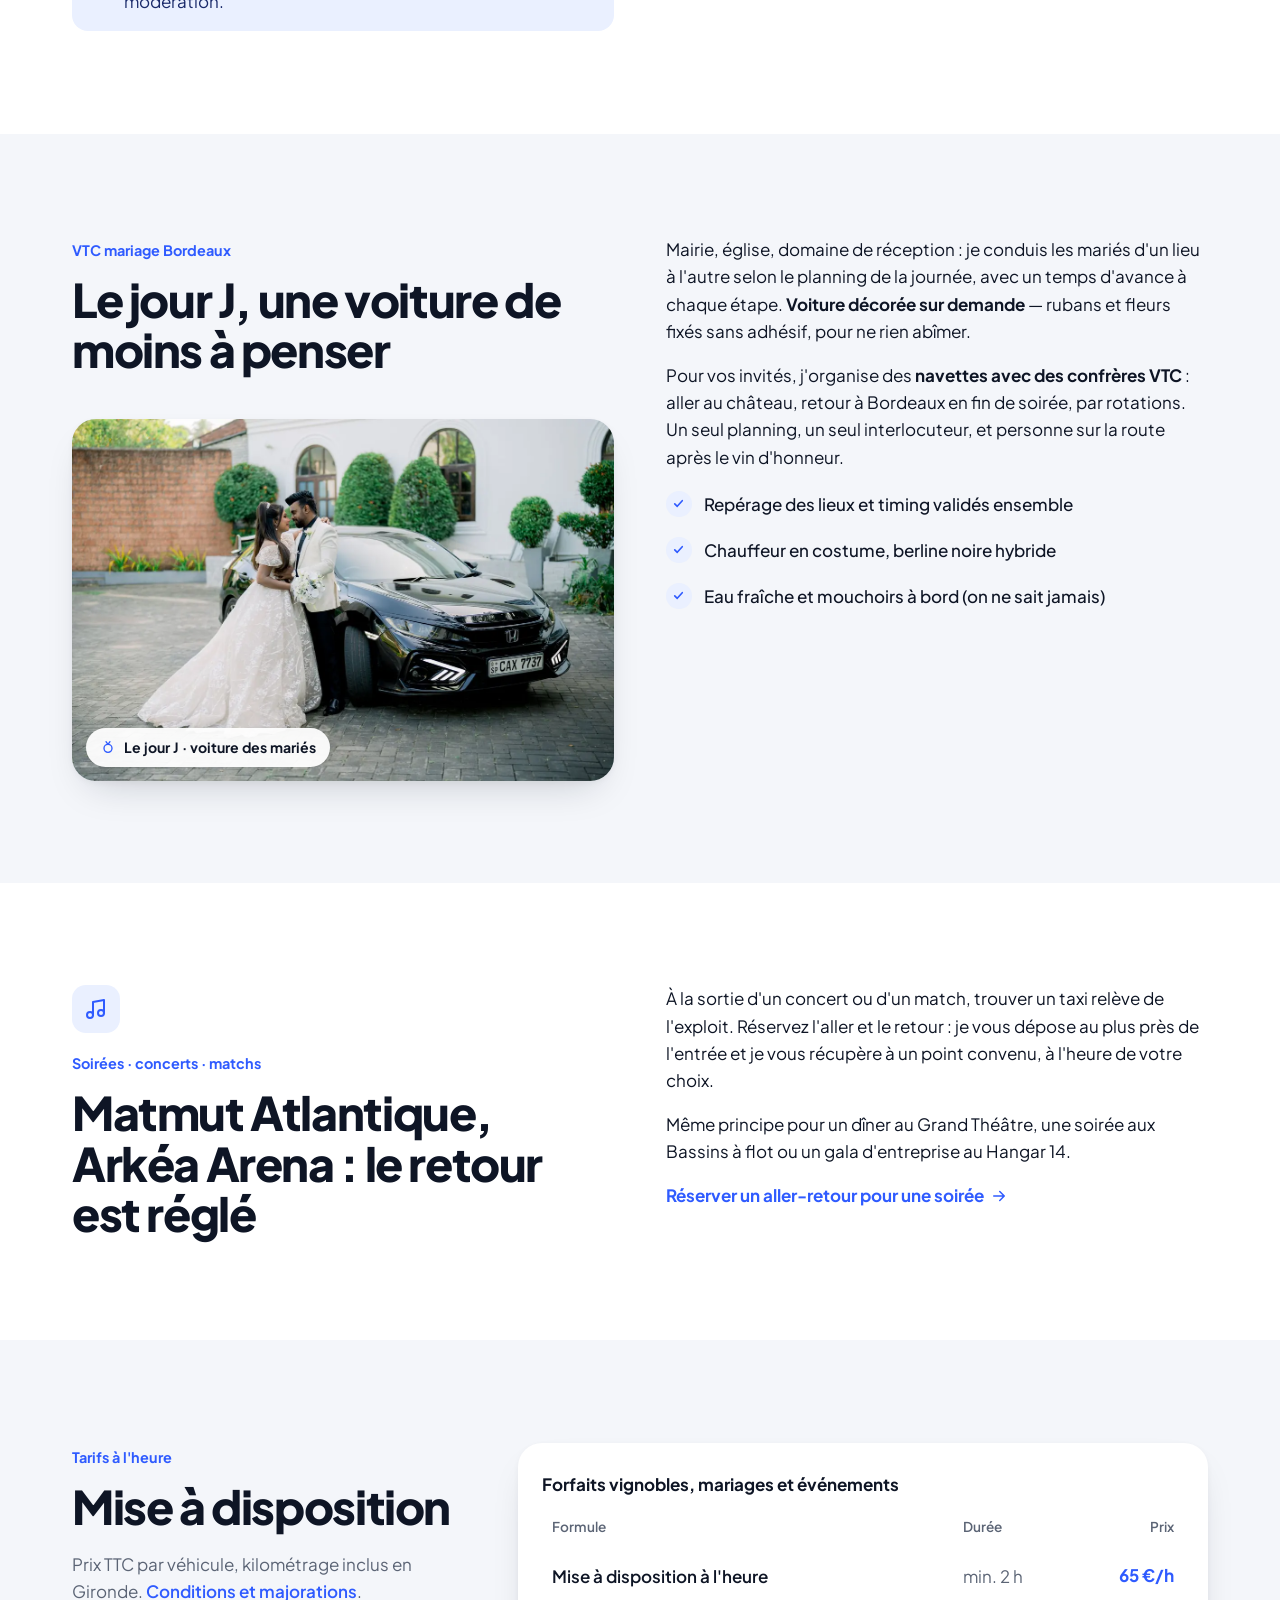
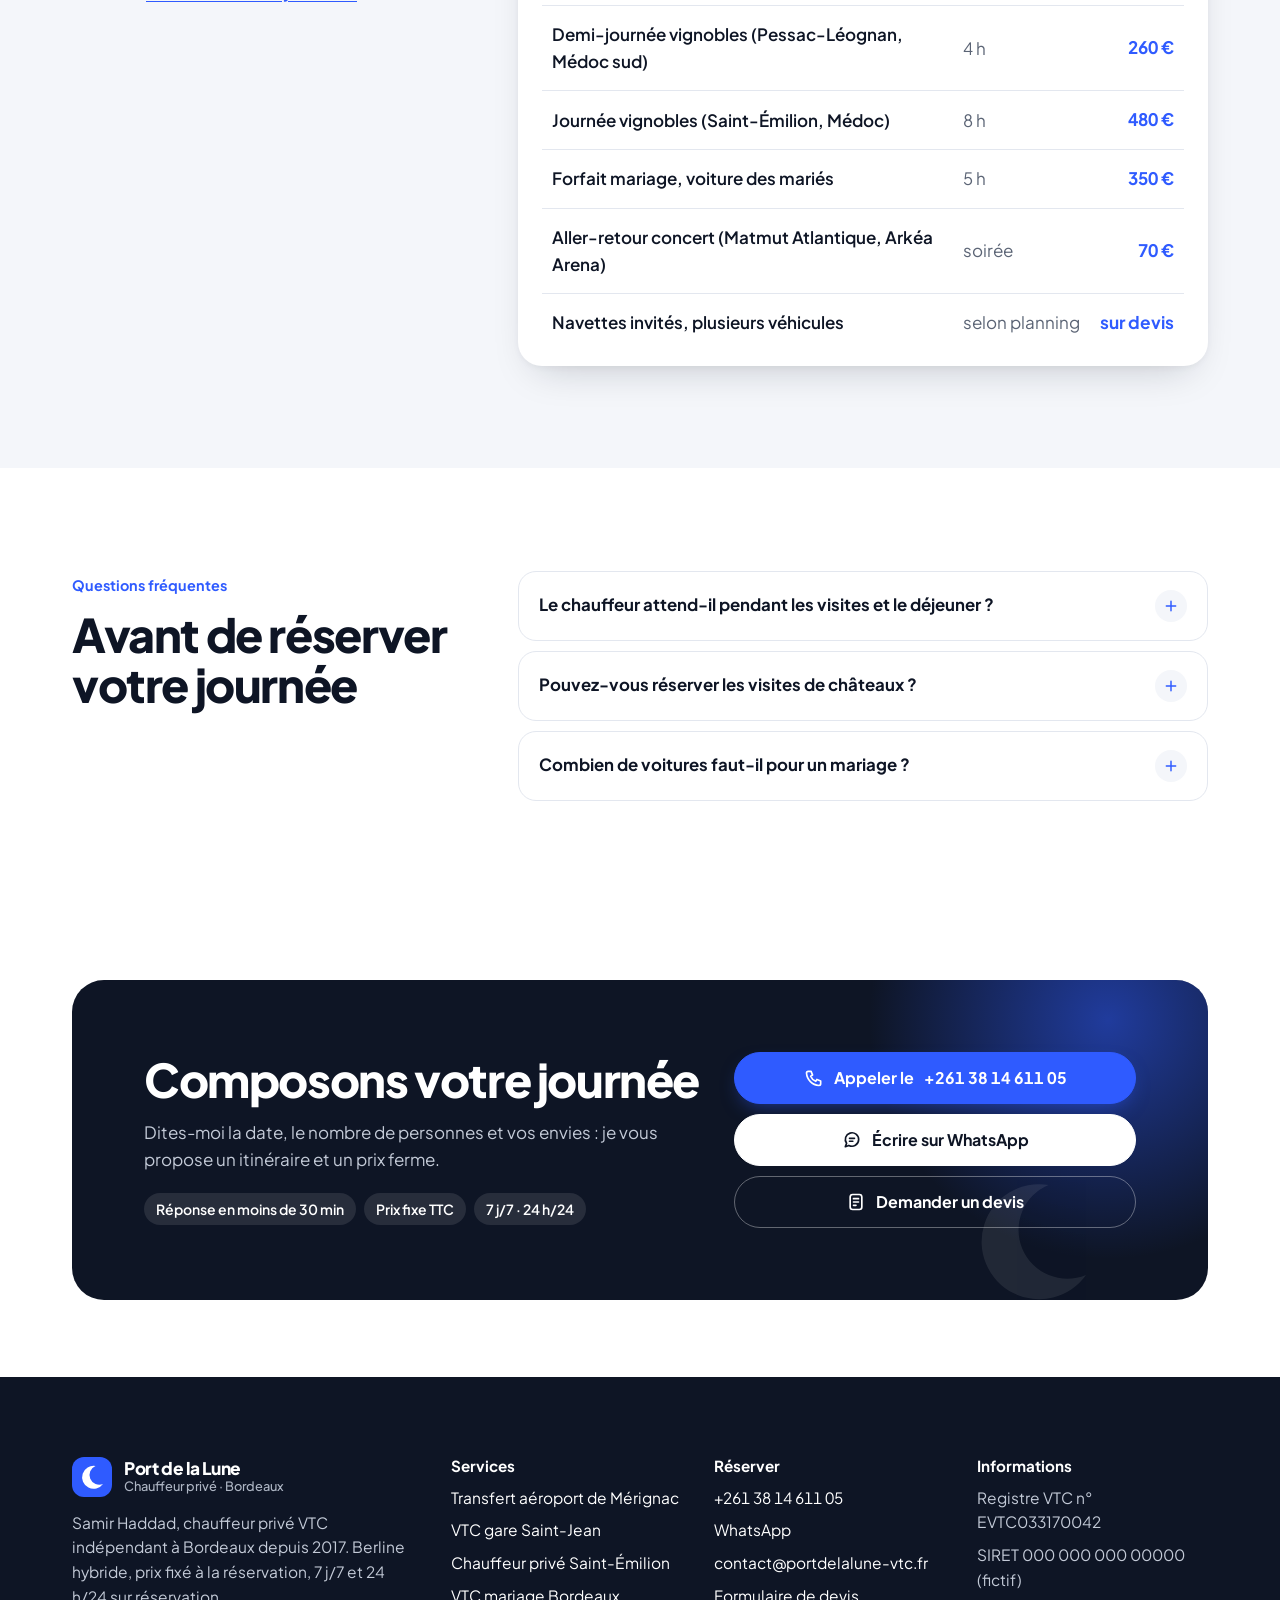
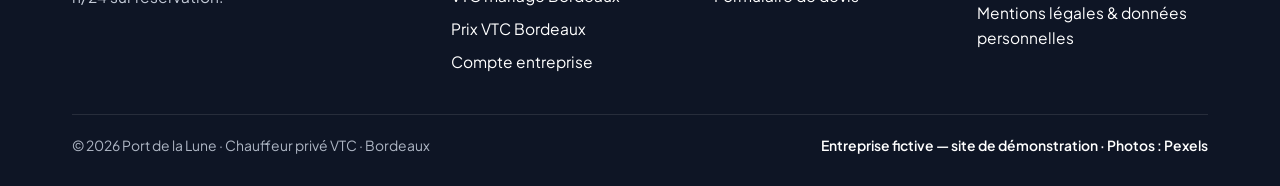
<file: vignobles-evenements.html>
<!doctype html>
<html lang="fr">
<head>
<meta charset="utf-8">
<meta name="viewport" content="width=device-width, initial-scale=1, viewport-fit=cover">
<title>Chauffeur privé Saint-Émilion, mariages &amp; soirées | Port de la Lune</title>
<meta name="description" content="Chauffeur privé pour Saint-Émilion, le Médoc et Pessac-Léognan, VTC mariage à Bordeaux, retours de concert. Chauffeur qui attend, dès 65 €/h.">
<link rel="canonical" href="https://www.portdelalune-vtc.fr/vignobles-evenements.html">
<meta name="robots" content="index, follow, max-image-preview:large">
<meta name="theme-color" content="#FFFFFF">
<meta name="format-detection" content="telephone=no">
<link rel="icon" href="assets/img/favicon.svg" type="image/svg+xml">
<meta property="og:type" content="website">
<meta property="og:locale" content="fr_FR">
<meta property="og:site_name" content="Port de la Lune — Chauffeur privé Bordeaux">
<meta property="og:title" content="Chauffeur privé Saint-Émilion, mariages &amp; soirées | Port de la Lune">
<meta property="og:description" content="Chauffeur privé pour Saint-Émilion, le Médoc et Pessac-Léognan, VTC mariage à Bordeaux, retours de concert. Chauffeur qui attend, dès 65 €/h.">
<meta property="og:url" content="https://www.portdelalune-vtc.fr/vignobles-evenements.html">
<meta property="og:image" content="https://www.portdelalune-vtc.fr/assets/img/og-port-de-la-lune.jpg">
<meta property="og:image:width" content="1200">
<meta property="og:image:height" content="630">
<meta property="og:image:alt" content="Chauffeur en manteau sombre ouvrant la portière d'une berline noire à une cliente souriante">
<meta name="twitter:card" content="summary_large_image">
<meta name="twitter:title" content="Chauffeur privé Saint-Émilion, mariages &amp; soirées | Port de la Lune">
<meta name="twitter:description" content="Chauffeur privé pour Saint-Émilion, le Médoc et Pessac-Léognan, VTC mariage à Bordeaux, retours de concert. Chauffeur qui attend, dès 65 €/h.">
<meta name="twitter:image" content="https://www.portdelalune-vtc.fr/assets/img/og-port-de-la-lune.jpg">
<link rel="preconnect" href="https://fonts.googleapis.com">
<link rel="preconnect" href="https://fonts.gstatic.com" crossorigin>
<link rel="stylesheet" href="https://fonts.googleapis.com/css2?family=Plus+Jakarta+Sans:wght@400..800&amp;display=swap">
<link rel="stylesheet" href="assets/css/style.css">
<script>document.documentElement.classList.add('js')</script>
<script src="assets/js/main.js" defer></script>
<script type="application/ld+json">
{
  "@context": "https://schema.org",
  "@graph": [
    {
      "@type": "BreadcrumbList",
      "@id": "https://www.portdelalune-vtc.fr/vignobles-evenements.html#ariane",
      "itemListElement": [
        {
          "@type": "ListItem",
          "position": 1,
          "name": "Accueil",
          "item": "https://www.portdelalune-vtc.fr/"
        },
        {
          "@type": "ListItem",
          "position": 2,
          "name": "Vignobles, mariages & événements",
          "item": "https://www.portdelalune-vtc.fr/vignobles-evenements.html"
        }
      ]
    },
    {
      "@type": "Service",
      "@id": "https://www.portdelalune-vtc.fr/vignobles-evenements.html#service-vignobles",
      "name": "Chauffeur privé pour les vignobles de Saint-Émilion, du Médoc et de Pessac-Léognan",
      "serviceType": "Mise à disposition de chauffeur pour œnotourisme",
      "provider": {
        "@id": "https://www.portdelalune-vtc.fr/#entreprise"
      },
      "areaServed": [
        {
          "@type": "City",
          "name": "Saint-Émilion"
        },
        {
          "@type": "AdministrativeArea",
          "name": "Médoc"
        },
        {
          "@type": "AdministrativeArea",
          "name": "Pessac-Léognan"
        }
      ],
      "offers": [
        {
          "@type": "Offer",
          "name": "Journée vignobles, mise à disposition 8 h",
          "price": "480.00",
          "priceCurrency": "EUR",
          "availability": "https://schema.org/InStock",
          "seller": {
            "@id": "https://www.portdelalune-vtc.fr/#entreprise"
          },
          "priceSpecification": {
            "@type": "PriceSpecification",
            "price": "480.00",
            "priceCurrency": "EUR",
            "valueAddedTaxIncluded": true
          }
        },
        {
          "@type": "Offer",
          "name": "Demi-journée vignobles, 4 h",
          "price": "260.00",
          "priceCurrency": "EUR",
          "availability": "https://schema.org/InStock",
          "seller": {
            "@id": "https://www.portdelalune-vtc.fr/#entreprise"
          },
          "priceSpecification": {
            "@type": "PriceSpecification",
            "price": "260.00",
            "priceCurrency": "EUR",
            "valueAddedTaxIncluded": true
          }
        },
        {
          "@type": "Offer",
          "name": "Mise à disposition à l'heure (minimum 2 h)",
          "price": "65.00",
          "priceCurrency": "EUR",
          "availability": "https://schema.org/InStock",
          "seller": {
            "@id": "https://www.portdelalune-vtc.fr/#entreprise"
          },
          "priceSpecification": {
            "@type": "UnitPriceSpecification",
            "price": "65.00",
            "priceCurrency": "EUR",
            "unitCode": "HUR",
            "valueAddedTaxIncluded": true
          }
        }
      ]
    },
    {
      "@type": "Service",
      "@id": "https://www.portdelalune-vtc.fr/vignobles-evenements.html#service-mariages",
      "name": "VTC mariage à Bordeaux",
      "serviceType": "Voiture avec chauffeur pour mariage",
      "provider": {
        "@id": "https://www.portdelalune-vtc.fr/#entreprise"
      },
      "areaServed": {
        "@type": "AdministrativeArea",
        "name": "Gironde"
      },
      "offers": [
        {
          "@type": "Offer",
          "name": "Forfait mariage 5 h, voiture décorée sur demande",
          "price": "350.00",
          "priceCurrency": "EUR",
          "availability": "https://schema.org/InStock",
          "seller": {
            "@id": "https://www.portdelalune-vtc.fr/#entreprise"
          },
          "priceSpecification": {
            "@type": "PriceSpecification",
            "price": "350.00",
            "priceCurrency": "EUR",
            "valueAddedTaxIncluded": true
          }
        }
      ]
    },
    {
      "@type": "Service",
      "@id": "https://www.portdelalune-vtc.fr/vignobles-evenements.html#service-soirees",
      "name": "Chauffeur pour soirées et concerts à Bordeaux",
      "serviceType": "Aller-retour avec chauffeur",
      "provider": {
        "@id": "https://www.portdelalune-vtc.fr/#entreprise"
      },
      "areaServed": {
        "@type": "City",
        "name": "Bordeaux"
      },
      "offers": [
        {
          "@type": "Offer",
          "name": "Aller-retour centre de Bordeaux ↔ Matmut Atlantique ou Arkéa Arena",
          "price": "70.00",
          "priceCurrency": "EUR",
          "availability": "https://schema.org/InStock",
          "seller": {
            "@id": "https://www.portdelalune-vtc.fr/#entreprise"
          },
          "priceSpecification": {
            "@type": "PriceSpecification",
            "price": "70.00",
            "priceCurrency": "EUR",
            "valueAddedTaxIncluded": true
          }
        }
      ]
    },
    {
      "@type": "FAQPage",
      "@id": "https://www.portdelalune-vtc.fr/vignobles-evenements.html#faq",
      "mainEntity": [
        {
          "@type": "Question",
          "name": "Le chauffeur attend-il pendant les visites et le déjeuner ?",
          "acceptedAnswer": {
            "@type": "Answer",
            "text": "Oui, c'est le principe de la mise à disposition : la voiture et le chauffeur restent avec vous toute la journée. Vous laissez vos affaires à bord et vous repartez quand vous le souhaitez."
          }
        },
        {
          "@type": "Question",
          "name": "Pouvez-vous réserver les visites de châteaux ?",
          "acceptedAnswer": {
            "@type": "Answer",
            "text": "Je vous conseille des domaines selon vos goûts et je peux appeler pour vérifier les disponibilités. Les visites et dégustations restent réservées à votre nom et réglées directement aux châteaux."
          }
        },
        {
          "@type": "Question",
          "name": "Combien de voitures faut-il pour un mariage ?",
          "acceptedAnswer": {
            "@type": "Answer",
            "text": "Une berline suffit pour les mariés et les témoins. Pour les navettes d'invités, je coordonne plusieurs véhicules avec des confrères VTC de confiance, avec un planning unique et un seul interlocuteur : moi."
          }
        }
      ]
    }
  ]
}
</script>
</head>
<body>
<a class="skip-link" href="#contenu">Aller au contenu</a>
<header class="site-header">
  <div class="wrap">
    <a class="brand" href="index.html" aria-label="Port de la Lune, chauffeur privé à Bordeaux — accueil">
      <svg class="brand__mark" viewBox="0 0 40 40" aria-hidden="true" focusable="false"><rect width="40" height="40" rx="12" fill="#2F5BFF"/><path d="M23.5 9A11.5 11.5 0 1 0 31 27 9 9 0 0 1 23.5 9Z" fill="#fff"/></svg>
      <span class="brand__text"><span class="brand__name">Port de la Lune</span><span class="brand__sub">Chauffeur privé · Bordeaux</span></span>
    </a>
    <nav class="nav" aria-label="Navigation principale">
      <ul class="nav__list">
        <li><a class="nav__link" href="aeroport-gare.html">Aéroport &amp; gare</a></li>
        <li><a class="nav__link" href="vignobles-evenements.html" aria-current="page">Vignobles &amp; événements</a></li>
        <li><a class="nav__link" href="tarifs.html">Tarifs &amp; entreprises</a></li>
        <li><a class="nav__link" href="contact.html">Réserver</a></li>
      </ul>
    </nav>
    <div class="header-actions">
      <a class="header-phone num" href="tel:+261381461105"><svg viewBox="0 0 24 24" aria-hidden="true" focusable="false" fill="none" stroke="currentColor" stroke-width="2" stroke-linecap="round" stroke-linejoin="round"><path d="M5 4h3.5l1.8 4.5-2.3 1.4a11 11 0 0 0 6.1 6.1l1.4-2.3 4.5 1.8V19a2 2 0 0 1-2 2A16 16 0 0 1 3 6a2 2 0 0 1 2-2Z"/></svg>+261 38 14 611 05</a>
      <a class="btn btn--primary btn--sm" href="contact.html">Demander un devis</a>
    </div>
    <button class="menu-toggle" type="button" aria-expanded="false" aria-controls="menu-mobile" data-menu-open><span class="menu-toggle__bars" aria-hidden="true"></span>Menu</button>
  </div>
</header>
<div class="mobile-nav" id="menu-mobile" hidden role="dialog" aria-modal="true" aria-label="Menu">
  <div class="mobile-nav__top">
    <span class="brand"><svg class="brand__mark" viewBox="0 0 40 40" aria-hidden="true" focusable="false"><rect width="40" height="40" rx="12" fill="#2F5BFF"/><path d="M23.5 9A11.5 11.5 0 1 0 31 27 9 9 0 0 1 23.5 9Z" fill="#fff"/></svg><span class="brand__text"><span class="brand__name">Port de la Lune</span></span></span>
    <button class="menu-toggle" type="button" data-menu-close><span class="menu-toggle__bars" aria-hidden="true"></span>Fermer</button>
  </div>
  <nav aria-label="Navigation mobile">
    <ul class="mobile-nav__list">
      <li><a href="index.html">Accueil<svg viewBox="0 0 24 24" aria-hidden="true" focusable="false" fill="none" stroke="currentColor" stroke-width="2" stroke-linecap="round" stroke-linejoin="round"><path d="m9 6 6 6-6 6"/></svg></a></li>
      <li><a href="aeroport-gare.html">Aéroport &amp; gare<svg viewBox="0 0 24 24" aria-hidden="true" focusable="false" fill="none" stroke="currentColor" stroke-width="2" stroke-linecap="round" stroke-linejoin="round"><path d="m9 6 6 6-6 6"/></svg></a></li>
      <li><a href="vignobles-evenements.html" aria-current="page">Vignobles &amp; événements<svg viewBox="0 0 24 24" aria-hidden="true" focusable="false" fill="none" stroke="currentColor" stroke-width="2" stroke-linecap="round" stroke-linejoin="round"><path d="m9 6 6 6-6 6"/></svg></a></li>
      <li><a href="tarifs.html">Tarifs &amp; entreprises<svg viewBox="0 0 24 24" aria-hidden="true" focusable="false" fill="none" stroke="currentColor" stroke-width="2" stroke-linecap="round" stroke-linejoin="round"><path d="m9 6 6 6-6 6"/></svg></a></li>
      <li><a href="contact.html">Réserver<svg viewBox="0 0 24 24" aria-hidden="true" focusable="false" fill="none" stroke="currentColor" stroke-width="2" stroke-linecap="round" stroke-linejoin="round"><path d="m9 6 6 6-6 6"/></svg></a></li>
    </ul>
  </nav>
  <div class="mobile-nav__foot">
    <a class="btn btn--primary btn--block" href="tel:+261381461105"><svg viewBox="0 0 24 24" aria-hidden="true" focusable="false" fill="none" stroke="currentColor" stroke-width="2" stroke-linecap="round" stroke-linejoin="round"><path d="M5 4h3.5l1.8 4.5-2.3 1.4a11 11 0 0 0 6.1 6.1l1.4-2.3 4.5 1.8V19a2 2 0 0 1-2 2A16 16 0 0 1 3 6a2 2 0 0 1 2-2Z"/></svg>Appeler le <span class="num">+261 38 14 611 05</span></a>
    <a class="btn btn--soft btn--block" href="https://wa.me/261381461105" rel="noopener"><svg viewBox="0 0 24 24" aria-hidden="true" focusable="false" fill="none" stroke="currentColor" stroke-width="2" stroke-linecap="round" stroke-linejoin="round"><path d="M20 11.5a8 8 0 0 1-11.8 7L4 20l1.5-4A8 8 0 1 1 20 11.5Z"/><path d="M9 10h6M9 13.5h4"/></svg>WhatsApp</a>
  </div>
</div>
<main id="contenu">
<section class="page-hero" aria-labelledby="titre-principal">
  <div class="wrap">
    <nav class="breadcrumb" aria-label="Fil d'Ariane">
  <ol>
    <li><a href="index.html">Accueil</a></li>
    <li><span aria-current="page">Vignobles, mariages &amp; événements</span></li>
  </ol>
</nav>
    <div class="page-hero__grid page-hero__grid--media">
      <div>
        <span class="eyebrow">Saint-Émilion · Médoc · Pessac-Léognan</span>
        <h1 class="h1 page-hero__title" id="titre-principal">Chauffeur privé pour vos vignobles, mariages &amp; soirées</h1>
        <p class="lead">Une voiture, un chauffeur qui attend, et personne qui conduit après la dégustation. À l'heure ou à la journée, prix convenu à l'avance.</p>
        <ul class="chips"><li class="chip"><svg viewBox="0 0 24 24" aria-hidden="true" focusable="false" fill="none" stroke="currentColor" stroke-width="2" stroke-linecap="round" stroke-linejoin="round"><path d="M8 3h8l-.5 5.5a3.5 3.5 0 0 1-7 0L8 3ZM12 12v8M8.5 21h7"/></svg>Journée 8 h</li><li class="chip"><svg viewBox="0 0 24 24" aria-hidden="true" focusable="false" fill="none" stroke="currentColor" stroke-width="2" stroke-linecap="round" stroke-linejoin="round"><circle cx="12" cy="14" r="6"/><path d="m9 4 3 4 3-4"/></svg>Voiture des mariés</li><li class="chip chip--soft">Dès 65 €/h</li></ul>
        <nav class="anchor-nav" aria-label="Sur cette page">
          <a href="#vignobles">Journée vignobles</a><a href="#mariages">Mariages</a><a href="#soirees">Soirées &amp; concerts</a><a href="#tarifs-heure">Tarifs à l'heure</a>
        </nav>
      </div>
      <figure class="photo"><img src="assets/img/chauffeur-prive-saint-emilion-degustation.webp" srcset="assets/img/chauffeur-prive-saint-emilion-degustation-800.webp 800w, assets/img/chauffeur-prive-saint-emilion-degustation.webp 1600w" sizes="(min-width: 960px) 50vw, 100vw" width="1600" height="900" fetchpriority="high" alt="Un couple trinque au vin rouge entre les rangs de vigne, en plein soleil"><figcaption><span><svg viewBox="0 0 24 24" aria-hidden="true" focusable="false" fill="none" stroke="currentColor" stroke-width="2" stroke-linecap="round" stroke-linejoin="round"><path d="M8 3h8l-.5 5.5a3.5 3.5 0 0 1-7 0L8 3ZM12 12v8M8.5 21h7"/></svg>Dégustation · personne ne reprend le volant</span></figcaption></figure>
    </div>
  </div>
</section>

<section class="section" id="vignobles" aria-labelledby="titre-vignobles">
  <div class="wrap split">
    <div>
      <span class="eyebrow">Œnotourisme · mise à disposition 8 h</span>
      <h2 class="h2" id="titre-vignobles">Une journée à Saint-Émilion, sans les clés</h2>
      <div class="prose mt-m">
        <p>La règle est simple : <strong>on ne conduit pas après la dégustation</strong>. Je vous prends à votre hôtel le matin, je vous attends à chaque château et je vous ramène le soir. Vos achats voyagent dans le coffre.</p>
        <p>Saint-Émilion et ses côtes, la route des châteaux du Médoc jusqu'à Pauillac, ou Pessac-Léognan à vingt minutes du centre : je vous aide à composer une journée à votre rythme, avec les domaines qui vous ressemblent.</p>
      </div>
      <div class="notice mt-l"><svg viewBox="0 0 24 24" aria-hidden="true" focusable="false" fill="none" stroke="currentColor" stroke-width="2" stroke-linecap="round" stroke-linejoin="round"><circle cx="12" cy="12" r="9"/><path d="M12 11v5M12 8h.01"/></svg><p>La vente d'alcool aux mineurs est interdite. L'abus d'alcool est dangereux pour la santé, à consommer avec modération.</p></div>
    </div>
    <div class="card" data-reveal>
      <h3 class="h3">Journée type · Saint-Émilion</h3>
      <p class="muted" style="font-size:.93rem;margin:4px 0 14px">Exemple d'itinéraire, ajustable</p>
      <ol class="itinerary">
        <li><time datetime="09:00">09:00</time><span>Prise en charge à votre hôtel, Bordeaux</span></li>
        <li><time datetime="10:00">10:00</time><span>Premier château, visite des chais</span></li>
        <li><time datetime="12:30">12:30</time><span>Déjeuner dans la cité médiévale</span></li>
        <li><time datetime="14:30">14:30</time><span>Deuxième domaine, dégustation</span></li>
        <li><time datetime="16:00">16:00</time><span>Temps libre, monolithe et remparts</span></li>
        <li><time datetime="17:00">17:00</time><span>Retour à Bordeaux, dépose à l'hôtel</span></li>
      </ol>
    </div>
  </div>
</section>

<section class="section section--soft" id="mariages" aria-labelledby="titre-mariages">
  <div class="wrap split">
    <div>
      <span class="eyebrow">VTC mariage Bordeaux</span>
      <h2 class="h2" id="titre-mariages">Le jour J, une voiture de moins à penser</h2>
      <figure class="photo mt-l" data-reveal><img src="assets/img/vtc-mariage-bordeaux.webp" width="1200" height="801" loading="lazy" decoding="async" alt="Jeunes mariés enlacés devant une berline noire, la mariée en robe de dentelle avec son bouquet"><figcaption><span><svg viewBox="0 0 24 24" aria-hidden="true" focusable="false" fill="none" stroke="currentColor" stroke-width="2" stroke-linecap="round" stroke-linejoin="round"><circle cx="12" cy="14" r="6"/><path d="m9 4 3 4 3-4"/></svg>Le jour J · voiture des mariés</span></figcaption></figure>
    </div>
    <div class="prose">
      <p>Mairie, église, domaine de réception : je conduis les mariés d'un lieu à l'autre selon le planning de la journée, avec un temps d'avance à chaque étape. <strong>Voiture décorée sur demande</strong> — rubans et fleurs fixés sans adhésif, pour ne rien abîmer.</p>
      <p>Pour vos invités, j'organise des <strong>navettes avec des confrères VTC</strong> : aller au château, retour à Bordeaux en fin de soirée, par rotations. Un seul planning, un seul interlocuteur, et personne sur la route après le vin d'honneur.</p>
      <ul class="checklist mt-m" style="padding:0">
        <li>Repérage des lieux et timing validés ensemble</li>
        <li>Chauffeur en costume, berline noire hybride</li>
        <li>Eau fraîche et mouchoirs à bord (on ne sait jamais)</li>
      </ul>
    </div>
  </div>
</section>

<section class="section" id="soirees" aria-labelledby="titre-soirees">
  <div class="wrap split">
    <div>
      <span class="icon-badge" style="margin-bottom:16px"><svg viewBox="0 0 24 24" aria-hidden="true" focusable="false" fill="none" stroke="currentColor" stroke-width="2" stroke-linecap="round" stroke-linejoin="round"><path d="M9 18V5l11-2v13"/><circle cx="6" cy="18" r="3"/><circle cx="17" cy="16" r="3"/></svg></span>
      <span class="eyebrow">Soirées · concerts · matchs</span>
      <h2 class="h2" id="titre-soirees">Matmut Atlantique, Arkéa Arena : le retour est réglé</h2>
    </div>
    <div class="prose">
      <p>À la sortie d'un concert ou d'un match, trouver un taxi relève de l'exploit. Réservez l'aller et le retour : je vous dépose au plus près de l'entrée et je vous récupère à un point convenu, à l'heure de votre choix.</p>
      <p>Même principe pour un dîner au Grand Théâtre, une soirée aux Bassins à flot ou un gala d'entreprise au Hangar 14.</p>
      <p><a class="link-arrow" href="contact.html">Réserver un aller-retour pour une soirée<svg viewBox="0 0 24 24" aria-hidden="true" focusable="false" fill="none" stroke="currentColor" stroke-width="2" stroke-linecap="round" stroke-linejoin="round"><path d="M5 12h14M13 6l6 6-6 6"/></svg></a></p>
    </div>
  </div>
</section>

<section class="section section--soft" id="tarifs-heure" aria-labelledby="titre-tarifs-heure">
  <div class="wrap two-col">
    <div>
      <span class="eyebrow">Tarifs à l'heure</span>
      <h2 class="h2" id="titre-tarifs-heure">Mise à disposition</h2>
      <p class="muted mt-m">Prix TTC par véhicule, kilométrage inclus en Gironde. <a class="link-inline" href="tarifs.html#mise-a-disposition">Conditions et majorations</a>.</p>
    </div>
    <div class="table-card">
      <table class="price-table">
        <caption>Forfaits vignobles, mariages et événements</caption>
        <thead><tr><th scope="col">Formule</th><th scope="col" class="hide-sm">Durée</th><th scope="col" class="num">Prix</th></tr></thead>
        <tbody>
          <tr><th scope="row">Mise à disposition à l'heure</th><td class="dur hide-sm">min. 2 h</td><td class="num"><b>65 €/h</b></td></tr>
          <tr><th scope="row">Demi-journée vignobles (Pessac-Léognan, Médoc sud)</th><td class="dur hide-sm">4 h</td><td class="num"><b>260 €</b></td></tr>
          <tr><th scope="row">Journée vignobles (Saint-Émilion, Médoc)</th><td class="dur hide-sm">8 h</td><td class="num"><b>480 €</b></td></tr>
          <tr><th scope="row">Forfait mariage, voiture des mariés</th><td class="dur hide-sm">5 h</td><td class="num"><b>350 €</b></td></tr>
          <tr><th scope="row">Aller-retour concert (Matmut Atlantique, Arkéa Arena)</th><td class="dur hide-sm">soirée</td><td class="num"><b>70 €</b></td></tr>
          <tr><th scope="row">Navettes invités, plusieurs véhicules</th><td class="dur hide-sm">selon planning</td><td class="num"><b>sur devis</b></td></tr>
        </tbody>
      </table>
    </div>
  </div>
</section>

<section class="section" aria-labelledby="titre-faq">
  <div class="wrap two-col">
    <div>
      <span class="eyebrow">Questions fréquentes</span>
      <h2 class="h2" id="titre-faq">Avant de réserver votre journée</h2>
    </div>
    <div class="faq">
  <details>
    <summary>Le chauffeur attend-il pendant les visites et le déjeuner ?</summary>
    <div class="faq__a"><p>Oui, c'est le principe de la mise à disposition : la voiture et le chauffeur restent avec vous toute la journée. Vous laissez vos affaires à bord et vous repartez quand vous le souhaitez.</p></div>
  </details>
  <details>
    <summary>Pouvez-vous réserver les visites de châteaux ?</summary>
    <div class="faq__a"><p>Je vous conseille des domaines selon vos goûts et je peux appeler pour vérifier les disponibilités. Les visites et dégustations restent réservées à votre nom et réglées directement aux châteaux.</p></div>
  </details>
  <details>
    <summary>Combien de voitures faut-il pour un mariage ?</summary>
    <div class="faq__a"><p>Une berline suffit pour les mariés et les témoins. Pour les navettes d'invités, je coordonne plusieurs véhicules avec des confrères VTC de confiance, avec un planning unique et un seul interlocuteur : moi.</p></div>
  </details>
</div>
  </div>
</section>

<section class="section" aria-labelledby="cta-titre">
  <div class="wrap">
    <div class="cta dark" data-reveal>
      <svg class="cta__moon" viewBox="0 0 40 40" aria-hidden="true"><path d="M23.5 9A11.5 11.5 0 1 0 31 27 9 9 0 0 1 23.5 9Z" fill="#fff"/></svg>
      <div>
        <h2 class="h2" id="cta-titre">Composons votre journée</h2>
        <p>Dites-moi la date, le nombre de personnes et vos envies : je vous propose un itinéraire et un prix ferme.</p>
        <ul class="chips"><li class="chip">Réponse en moins de 30 min</li><li class="chip">Prix fixe TTC</li><li class="chip">7 j/7 · 24 h/24</li></ul>
      </div>
      <div class="cta__actions">
        <a class="btn btn--primary btn--block" href="tel:+261381461105"><svg viewBox="0 0 24 24" aria-hidden="true" focusable="false" fill="none" stroke="currentColor" stroke-width="2" stroke-linecap="round" stroke-linejoin="round"><path d="M5 4h3.5l1.8 4.5-2.3 1.4a11 11 0 0 0 6.1 6.1l1.4-2.3 4.5 1.8V19a2 2 0 0 1-2 2A16 16 0 0 1 3 6a2 2 0 0 1 2-2Z"/></svg>Appeler le <span class="num">+261 38 14 611 05</span></a>
        <a class="btn btn--white btn--block" href="https://wa.me/261381461105" rel="noopener"><svg viewBox="0 0 24 24" aria-hidden="true" focusable="false" fill="none" stroke="currentColor" stroke-width="2" stroke-linecap="round" stroke-linejoin="round"><path d="M20 11.5a8 8 0 0 1-11.8 7L4 20l1.5-4A8 8 0 1 1 20 11.5Z"/><path d="M9 10h6M9 13.5h4"/></svg>Écrire sur WhatsApp</a>
        <a class="btn btn--outline-light btn--block" href="contact.html"><svg viewBox="0 0 24 24" aria-hidden="true" focusable="false" fill="none" stroke="currentColor" stroke-width="2" stroke-linecap="round" stroke-linejoin="round"><rect x="5" y="3" width="14" height="18" rx="3"/><path d="M9 8h6M9 12h6M9 16h3"/></svg>Demander un devis</a>
      </div>
    </div>
  </div>
</section>
</main>
<footer class="site-footer dark">
  <div class="wrap">
    <div class="footer-grid">
      <div class="footer-col footer-brand">
        <a class="brand" href="index.html"><svg class="brand__mark" viewBox="0 0 40 40" aria-hidden="true" focusable="false"><rect width="40" height="40" rx="12" fill="#2F5BFF"/><path d="M23.5 9A11.5 11.5 0 1 0 31 27 9 9 0 0 1 23.5 9Z" fill="#fff"/></svg><span class="brand__text"><span class="brand__name">Port de la Lune</span><span class="brand__sub">Chauffeur privé · Bordeaux</span></span></a>
        <p>Samir Haddad, chauffeur privé VTC indépendant à Bordeaux depuis 2017. Berline hybride, prix fixé à la réservation, 7 j/7 et 24 h/24 sur réservation.</p>
      </div>
      <div class="footer-col">
        <h2>Services</h2>
        <ul>
          <li><a href="aeroport-gare.html#merignac">Transfert aéroport de Mérignac</a></li>
          <li><a href="aeroport-gare.html#saint-jean">VTC gare Saint-Jean</a></li>
          <li><a href="vignobles-evenements.html#vignobles">Chauffeur privé Saint-Émilion</a></li>
          <li><a href="vignobles-evenements.html#mariages">VTC mariage Bordeaux</a></li>
          <li><a href="tarifs.html">Prix VTC Bordeaux</a></li>
          <li><a href="tarifs.html#entreprises">Compte entreprise</a></li>
        </ul>
      </div>
      <div class="footer-col">
        <h2>Réserver</h2>
        <ul>
          <li><a class="num" href="tel:+261381461105">+261 38 14 611 05</a></li>
          <li><a href="https://wa.me/261381461105" rel="noopener">WhatsApp</a></li>
          <li><a href="mailto:contact@portdelalune-vtc.fr">contact@portdelalune-vtc.fr</a></li>
          <li><a href="contact.html">Formulaire de devis</a></li>
        </ul>
      </div>
      <div class="footer-col">
        <h2>Informations</h2>
        <ul>
          <li>Registre VTC n° EVTC033170042</li>
          <li>SIRET 000 000 000 00000 (fictif)</li>
          <li><a href="mentions-legales.html">Mentions légales &amp; données personnelles</a></li>
        </ul>
      </div>
    </div>
    <div class="footer-legal">
      <span>© <span data-year>2026</span> Port de la Lune · Chauffeur privé VTC · Bordeaux</span>
      <span class="demo">Entreprise fictive — site de démonstration · Photos : Pexels</span>
    </div>
  </div>
</footer>
<nav class="callbar" aria-label="Contact rapide">
  <a class="callbar__primary" href="tel:+261381461105"><svg viewBox="0 0 24 24" aria-hidden="true" focusable="false" fill="none" stroke="currentColor" stroke-width="2" stroke-linecap="round" stroke-linejoin="round"><path d="M5 4h3.5l1.8 4.5-2.3 1.4a11 11 0 0 0 6.1 6.1l1.4-2.3 4.5 1.8V19a2 2 0 0 1-2 2A16 16 0 0 1 3 6a2 2 0 0 1 2-2Z"/></svg>Appeler</a>
  <a href="https://wa.me/261381461105" rel="noopener"><svg viewBox="0 0 24 24" aria-hidden="true" focusable="false" fill="none" stroke="currentColor" stroke-width="2" stroke-linecap="round" stroke-linejoin="round"><path d="M20 11.5a8 8 0 0 1-11.8 7L4 20l1.5-4A8 8 0 1 1 20 11.5Z"/><path d="M9 10h6M9 13.5h4"/></svg>WhatsApp</a>
  <a href="contact.html"><svg viewBox="0 0 24 24" aria-hidden="true" focusable="false" fill="none" stroke="currentColor" stroke-width="2" stroke-linecap="round" stroke-linejoin="round"><rect x="5" y="3" width="14" height="18" rx="3"/><path d="M9 8h6M9 12h6M9 16h3"/></svg>Devis</a>
</nav>
</body>
</html>
</file>
<file: assets/css/style.css>
/* ==========================================================================
   Port de la Lune — Chauffeur privé Bordeaux
   Direction v2 : « Moderne & dynamique » — style application de réservation,
   clair, aéré, une seule couleur vive (bleu électrique).
   Entreprise fictive — site de démonstration
   ========================================================================== */

/* ---------- Tokens ---------- */
:root {
  --white: #FFFFFF;
  --soft: #F4F6FA;
  --soft-2: #ECEFF5;
  --ink: #0E1525;
  --text-2: #5B6475;          /* 5,9:1 sur blanc, 5,4:1 sur --soft */
  --line: #E3E7EF;
  --line-strong: #CBD2DE;
  --blue: #2F5BFF;            /* 5,0:1 sur blanc ; blanc sur bleu 5,0:1 */
  --blue-hover: #1E44E0;
  --blue-tint: #EAF0FF;
  --blue-on-dark: #9DB2FF;    /* liens et accents sur fond encre */
  --star: #F5A524;
  --success: #138A55;
  --danger: #C2261A;

  --font: "Plus Jakarta Sans", "Segoe UI", system-ui, -apple-system, sans-serif;

  --wrap: 1200px;
  --gutter: clamp(16px, 4vw, 32px);
  --section-y: clamp(56px, 8vw, 112px);
  --r-card: 24px;
  --r-md: 16px;
  --r-sm: 12px;
  --pill: 999px;
  --shadow-sm: 0 1px 2px rgba(14, 21, 37, .06), 0 2px 8px -2px rgba(14, 21, 37, .06);
  --shadow: 0 2px 6px rgba(14, 21, 37, .04), 0 18px 40px -18px rgba(14, 21, 37, .22);
  --shadow-lg: 0 4px 10px rgba(14, 21, 37, .04), 0 30px 70px -24px rgba(31, 52, 140, .32);
  --ease: cubic-bezier(.2, .7, .2, 1);
}

/* ---------- Base ---------- */
*, *::before, *::after { box-sizing: border-box; }
html { -webkit-text-size-adjust: 100%; scroll-behavior: smooth; scroll-padding-top: 88px; }
body {
  margin: 0; background: var(--white); color: var(--ink);
  font-family: var(--font); font-size: 1.0625rem; line-height: 1.6; font-weight: 400;
  -webkit-font-smoothing: antialiased; text-rendering: optimizeLegibility;
}
img, svg { display: block; max-width: 100%; height: auto; }
a { color: var(--blue); text-underline-offset: 3px; }
a:hover { color: var(--blue-hover); }
p { margin: 0 0 1em; }
h1, h2, h3, h4 { margin: 0; font-weight: 800; line-height: 1.12; letter-spacing: -0.025em; color: var(--ink); }
ul, ol { margin: 0; padding: 0; }
table { border-collapse: collapse; width: 100%; }
button, input, select, textarea { font: inherit; color: inherit; }
.num, .tnum { font-variant-numeric: tabular-nums; }
::selection { background: var(--blue); color: #fff; }

:focus-visible { outline: 3px solid var(--blue); outline-offset: 3px; border-radius: 6px; }
.dark :focus-visible { outline-color: var(--blue-on-dark); }

.visually-hidden {
  position: absolute !important; width: 1px; height: 1px; padding: 0; margin: -1px;
  overflow: hidden; clip: rect(0 0 0 0); clip-path: inset(50%); white-space: nowrap; border: 0;
}
.skip-link {
  position: absolute; left: 16px; top: -100px; z-index: 100; background: var(--blue); color: #fff;
  padding: 12px 20px; border-radius: var(--pill); font-weight: 700; text-decoration: none;
}
.skip-link:focus { top: 12px; color: #fff; }

.wrap { width: 100%; max-width: var(--wrap); margin-inline: auto; padding-inline: var(--gutter); }

/* ---------- Typographie ---------- */
.h1 { font-size: clamp(2.4rem, 6vw, 4.25rem); letter-spacing: -0.035em; line-height: 1.04; }
.h2 { font-size: clamp(1.9rem, 4vw, 2.9rem); letter-spacing: -0.03em; line-height: 1.08; }
.h3 { font-size: clamp(1.15rem, 1.8vw, 1.35rem); letter-spacing: -0.015em; line-height: 1.25; font-weight: 700; }
.lead { font-size: clamp(1.08rem, 1.5vw, 1.22rem); line-height: 1.6; color: var(--text-2); max-width: 58ch; }
.muted { color: var(--text-2); }
.text-blue { color: var(--blue); }
.eyebrow { display: inline-block; font-size: .9rem; font-weight: 700; color: var(--blue); margin-bottom: 12px; letter-spacing: 0; }
.dark .eyebrow { color: var(--blue-on-dark); }
.section-head { max-width: 720px; margin-bottom: clamp(32px, 4vw, 52px); }
.section-head .lead { margin-top: 14px; }
.section-head--center { margin-inline: auto; text-align: center; }
.section-head--center .lead { margin-inline: auto; }
.section-head--row { max-width: none; display: flex; flex-wrap: wrap; align-items: end; justify-content: space-between; gap: 16px 32px; }
.section-head--row > div { max-width: 640px; }

/* ---------- Pastilles ---------- */
.chips { display: flex; flex-wrap: wrap; gap: 8px; list-style: none; }
.chip {
  display: inline-flex; align-items: center; gap: 6px; min-height: 32px; padding: 4px 12px;
  border-radius: var(--pill); background: var(--blue-tint); color: #1B3BBF;
  font-size: .875rem; font-weight: 600; line-height: 1.3; white-space: nowrap;
}
.chip svg { width: 16px; height: 16px; flex: none; }
.chip--soft { background: var(--soft); color: var(--ink); }
.chip--white { background: #fff; color: var(--ink); box-shadow: var(--shadow-sm); }
.chip--star svg { color: var(--star); }
.chip--live::before { content: ""; width: 8px; height: 8px; border-radius: 50%; background: var(--success); box-shadow: 0 0 0 3px rgba(19, 138, 85, .18); }

/* ---------- Boutons ---------- */
.btn {
  --bg: #fff; --fg: var(--ink); --bd: var(--line-strong);
  display: inline-flex; align-items: center; justify-content: center; gap: 10px;
  min-height: 52px; padding: 0 24px; border-radius: var(--pill);
  background: var(--bg); color: var(--fg); border: 1.5px solid var(--bd);
  font-weight: 700; font-size: 1rem; line-height: 1.2; text-decoration: none; cursor: pointer;
  transition: background-color .2s, border-color .2s, color .2s, transform .2s var(--ease), box-shadow .2s;
}
.btn svg { width: 20px; height: 20px; flex: none; }
.btn:hover { --bd: var(--ink); color: var(--fg); }
.btn:active { transform: translateY(1px) scale(.99); }
.btn[disabled], .btn[aria-disabled="true"] { opacity: .45; cursor: not-allowed; }
.btn--primary { --bg: var(--blue); --fg: #fff; --bd: var(--blue); box-shadow: 0 8px 20px -8px rgba(47, 91, 255, .6); }
.btn--primary:hover { --bg: var(--blue-hover); --bd: var(--blue-hover); color: #fff; box-shadow: 0 10px 24px -8px rgba(47, 91, 255, .7); }
.btn--ghost { --bg: transparent; }
.btn--soft { --bg: var(--soft); --bd: var(--soft); }
.btn--soft:hover { --bg: var(--soft-2); --bd: var(--soft-2); }
.btn--white { --bg: #fff; --fg: var(--ink); --bd: #fff; }
.btn--white:hover { --bg: var(--blue-tint); --bd: var(--blue-tint); }
.btn--outline-light { --bg: transparent; --fg: #fff; --bd: rgba(255, 255, 255, .35); }
.btn--outline-light:hover { --bd: #fff; color: #fff; }
.btn--sm { min-height: 44px; padding: 0 18px; font-size: .95rem; }
.btn--block { width: 100%; }
.btn-row { display: flex; flex-wrap: wrap; gap: 12px; }
.link-arrow { display: inline-flex; align-items: center; gap: 6px; font-weight: 700; text-decoration: none; }
.link-arrow svg { width: 18px; height: 18px; transition: transform .25s var(--ease); }
.link-arrow:hover svg { transform: translateX(4px); }
.link-inline { font-weight: 600; }

/* ---------- En-tête ---------- */
.site-header { position: sticky; top: 0; z-index: 40; background: #fff; border-bottom: 1px solid var(--line); }
.site-header .wrap { display: flex; align-items: center; justify-content: space-between; gap: 16px; min-height: 72px; }
.brand { display: inline-flex; align-items: center; gap: 12px; text-decoration: none; color: var(--ink); }
.brand:hover { color: var(--ink); }
.brand__mark { width: 40px; height: 40px; flex: none; }
.brand__text { display: grid; line-height: 1.15; }
.brand__name { font-weight: 800; font-size: 1.08rem; letter-spacing: -0.02em; }
.brand__sub { font-size: .8rem; color: var(--text-2); font-weight: 500; }

.nav { display: none; }
.nav__list { list-style: none; display: flex; gap: 4px; }
.nav__link {
  display: block; padding: 10px 14px; border-radius: var(--pill); text-decoration: none;
  color: var(--ink); font-weight: 600; font-size: .95rem; white-space: nowrap; transition: background-color .2s, color .2s;
}
.nav__link:hover { background: var(--soft); color: var(--ink); }
.nav__link[aria-current="page"] { background: var(--blue-tint); color: #1B3BBF; }
.header-actions { display: none; align-items: center; gap: 8px; }
.header-phone { display: inline-flex; align-items: center; gap: 8px; font-weight: 700; color: var(--ink); text-decoration: none; padding: 10px 12px; border-radius: var(--pill); white-space: nowrap; }
.header-phone svg { width: 18px; height: 18px; color: var(--blue); }
.header-phone:hover { background: var(--soft); color: var(--ink); }

.menu-toggle {
  display: inline-flex; align-items: center; gap: 10px; min-height: 44px; padding: 0 16px;
  background: var(--soft); border: 0; border-radius: var(--pill); font-weight: 700; cursor: pointer; color: var(--ink);
}
.menu-toggle__bars { width: 18px; height: 12px; position: relative; }
.menu-toggle__bars::before, .menu-toggle__bars::after { content: ""; position: absolute; left: 0; right: 0; height: 2px; border-radius: 2px; background: currentColor; transition: transform .25s var(--ease), top .25s var(--ease); }
.menu-toggle__bars::before { top: 1px; }
.menu-toggle__bars::after { top: 9px; }
.menu-toggle[data-menu-close] .menu-toggle__bars::before { top: 5px; transform: rotate(45deg); }
.menu-toggle[data-menu-close] .menu-toggle__bars::after { top: 5px; transform: rotate(-45deg); }

.mobile-nav { position: fixed; inset: 0; z-index: 60; background: #fff; display: flex; flex-direction: column; padding: 14px var(--gutter) 28px; overflow-y: auto; }
.mobile-nav[hidden] { display: none; }
.mobile-nav__top { display: flex; justify-content: space-between; align-items: center; min-height: 52px; margin-bottom: 20px; }
.mobile-nav__list { list-style: none; display: grid; gap: 6px; }
.mobile-nav__list a {
  display: flex; align-items: center; justify-content: space-between; gap: 12px; padding: 16px 18px; border-radius: var(--r-md);
  background: var(--soft); text-decoration: none; color: var(--ink); font-weight: 700; font-size: 1.2rem; letter-spacing: -0.01em;
}
.mobile-nav__list a svg { width: 20px; height: 20px; color: var(--blue); }
.mobile-nav__list a[aria-current="page"] { background: var(--blue-tint); color: #1B3BBF; }
.mobile-nav__foot { margin-top: auto; padding-top: 28px; display: grid; gap: 10px; }

@media (min-width: 1100px) {
  .menu-toggle { display: none; }
  .nav { display: block; }
  .header-actions { display: flex; }
}

/* ---------- Fil d'Ariane ---------- */
.breadcrumb { padding-top: 20px; font-size: .9rem; }
.breadcrumb ol { list-style: none; display: flex; flex-wrap: wrap; align-items: center; gap: 6px; }
.breadcrumb li { display: inline-flex; align-items: center; gap: 6px; color: var(--text-2); }
.breadcrumb li + li::before { content: ""; width: 6px; height: 6px; border-right: 1.5px solid currentColor; border-top: 1.5px solid currentColor; transform: rotate(45deg); margin-right: 4px; opacity: .7; }
.breadcrumb a { color: var(--text-2); font-weight: 600; text-decoration: none; }
.breadcrumb a:hover { color: var(--blue); text-decoration: underline; }
.breadcrumb [aria-current="page"] { color: var(--ink); font-weight: 600; }

/* ---------- Sections ---------- */
.section { padding-block: var(--section-y); position: relative; }
.section--soft { background: var(--soft); }
.section--tight { padding-block: clamp(40px, 5vw, 64px); }
.dark { background: var(--ink); color: #fff; }
.dark h1, .dark h2, .dark h3 { color: #fff; }
.dark .muted, .dark .lead { color: #B7BFCD; }
.dark a:not(.btn) { color: var(--blue-on-dark); }

.card {
  background: #fff; border-radius: var(--r-card); padding: clamp(22px, 3vw, 32px);
  box-shadow: var(--shadow); border: 1px solid rgba(14, 21, 37, .04);
}
.card--soft { background: var(--soft); box-shadow: none; border-color: transparent; }
.section--soft .card--soft { background: #fff; }
.card--flat { box-shadow: none; border: 1px solid var(--line); }

.icon-badge {
  width: 48px; height: 48px; border-radius: 14px; background: var(--blue-tint); color: var(--blue);
  display: grid; place-items: center; flex: none;
}
.icon-badge svg { width: 24px; height: 24px; }
.dark .icon-badge { background: rgba(157, 178, 255, .14); color: var(--blue-on-dark); }

.photo { margin: 0; border-radius: var(--r-card); overflow: hidden; position: relative; background: var(--soft-2); box-shadow: var(--shadow); }
.photo img { width: 100%; height: 100%; object-fit: cover; }
.photo figcaption { position: absolute; left: 14px; bottom: 14px; right: 14px; display: flex; }
.photo figcaption span {
  display: inline-flex; align-items: center; gap: 8px; background: rgba(255, 255, 255, .94); color: var(--ink);
  border-radius: var(--pill); padding: 8px 14px; font-size: .88rem; font-weight: 700; box-shadow: var(--shadow-sm);
}
.photo figcaption svg { width: 16px; height: 16px; color: var(--blue); }

/* ---------- HERO accueil ---------- */
.hero { padding-block: clamp(28px, 5vw, 64px) clamp(48px, 7vw, 96px); background: linear-gradient(180deg, #fff 0%, var(--soft) 100%); }
.hero__grid { display: grid; gap: clamp(28px, 4vw, 56px); align-items: start; }
.hero__title { margin: 18px 0 18px; }
.hero__title span { color: var(--blue); }
.hero .lead { margin-bottom: 20px; }
.hero__chips { margin-bottom: 28px; }
.hero__photo { position: relative; }
.hero__photo .photo { aspect-ratio: 4 / 5; }
.hero__float {
  position: absolute; left: -20px; bottom: 32px; background: #fff; border-radius: 20px; padding: 14px 18px 14px 14px;
  display: flex; align-items: center; gap: 12px; box-shadow: var(--shadow-lg); max-width: 300px;
}
.hero__float b { display: block; font-size: .98rem; line-height: 1.25; }
.hero__float small { color: var(--text-2); font-size: .85rem; }
.hero__float2 {
  position: absolute; right: 18px; top: 18px; background: #fff; border-radius: var(--pill); padding: 8px 14px;
  font-weight: 700; font-size: .9rem; box-shadow: var(--shadow-sm); display: inline-flex; align-items: center; gap: 6px;
}
.hero__float2 svg { width: 16px; height: 16px; color: var(--star); }
@media (min-width: 980px) {
  .hero__grid { grid-template-columns: minmax(0, 1.05fr) minmax(0, .95fr); }
  .hero__photo { position: sticky; top: 96px; }
}
@media (max-width: 979px) {
  .hero__float { left: 12px; bottom: 12px; right: 12px; max-width: none; }
  .hero__photo .photo { aspect-ratio: 4 / 4.2; }
}

/* entrée du hero */
.js .hero [data-enter] { opacity: 0; transform: translateY(14px); animation: enter .7s var(--ease) forwards; }
.js .hero [data-enter="2"] { animation-delay: .08s; }
.js .hero [data-enter="3"] { animation-delay: .16s; }
.js .hero [data-enter="4"] { animation-delay: .24s; }
@keyframes enter { to { opacity: 1; transform: none; } }

/* ---------- Simulateur de prix ---------- */
.sim { background: #fff; border-radius: var(--r-card); box-shadow: var(--shadow-lg); padding: clamp(18px, 3vw, 28px); border: 1px solid rgba(14, 21, 37, .05); }
.sim__head { display: flex; align-items: center; justify-content: space-between; gap: 12px; margin-bottom: 18px; flex-wrap: wrap; }
.sim__title { font-size: 1.25rem; letter-spacing: -0.02em; }
.sim__fields { display: none; gap: 12px; }
.js .sim__fields { display: grid; }
.sim__route { position: relative; display: grid; gap: 8px; }
.sim__swap {
  position: absolute; right: 52px; top: 50%; transform: translateY(-50%); z-index: 2;
  width: 40px; height: 40px; border-radius: 50%; border: 1.5px solid var(--line-strong); background: #fff; color: var(--blue);
  display: grid; place-items: center; cursor: pointer; transition: transform .3s var(--ease), border-color .2s;
}
.sim__swap svg { width: 18px; height: 18px; }
.sim__swap:hover { border-color: var(--blue); transform: translateY(-50%) rotate(180deg); }
.sim__row { display: grid; grid-template-columns: 1fr 1fr; gap: 8px; }
.sim__row--3 { grid-template-columns: 1.3fr 1fr 1fr; }
@media (max-width: 520px) { .sim__row--3 { grid-template-columns: 1fr 1fr; } .sim__row--3 > :first-child { grid-column: 1 / -1; } }

.pfield { position: relative; display: block; background: var(--soft); border-radius: var(--r-md); border: 1.5px solid transparent; transition: border-color .15s, background-color .15s, box-shadow .15s; }
.pfield:hover { border-color: var(--line-strong); }
.pfield:focus-within { background: #fff; border-color: var(--blue); box-shadow: 0 0 0 4px rgba(47, 91, 255, .15); }
.pfield label { position: absolute; left: 44px; top: 9px; font-size: .78rem; font-weight: 600; color: var(--text-2); pointer-events: none; }
.pfield--noicon label { left: 16px; }
.pfield .pfield__icon { position: absolute; left: 14px; top: 50%; transform: translateY(-50%); width: 20px; height: 20px; color: var(--blue); pointer-events: none; }
.pfield select, .pfield input {
  width: 100%; min-height: 60px; padding: 26px 16px 8px 44px; background: transparent; border: 0; border-radius: var(--r-md);
  font-weight: 700; font-size: 1rem; color: var(--ink); appearance: none; -webkit-appearance: none; outline: none;
}
.pfield--noicon select, .pfield--noicon input { padding-left: 16px; }
.pfield select { padding-right: 40px; cursor: pointer; background-image: url("data:image/svg+xml,%3Csvg xmlns='http://www.w3.org/2000/svg' viewBox='0 0 24 24'%3E%3Cpath d='m6 9 6 6 6-6' fill='none' stroke='%235B6475' stroke-width='2' stroke-linecap='round' stroke-linejoin='round'/%3E%3C/svg%3E"); background-repeat: no-repeat; background-position: right 14px center; background-size: 18px; }
.pfield input::-webkit-calendar-picker-indicator { opacity: .6; cursor: pointer; }

.sim__result { margin-top: 16px; border-radius: var(--r-md); background: var(--blue-tint); padding: 18px 20px; display: none; }
.js .sim__result { display: block; }
.sim__result-top { display: flex; align-items: flex-end; justify-content: space-between; gap: 8px 16px; flex-wrap: wrap; }
.sim__price { font-size: clamp(2.2rem, 5vw, 2.8rem); font-weight: 800; letter-spacing: -0.04em; line-height: 1; color: var(--ink); font-variant-numeric: tabular-nums; }
.sim__price small { font-size: .95rem; font-weight: 700; letter-spacing: 0; color: var(--text-2); margin-left: 4px; }
.sim__price--quote { font-size: clamp(1.5rem, 3.5vw, 1.9rem); letter-spacing: -0.03em; }
.sim__meta { display: flex; flex-wrap: wrap; gap: 6px; }
.sim__meta .chip { background: #fff; }
.sim__note { margin: 10px 0 0; font-size: .92rem; color: #2B3550; }
.sim__actions { display: grid; gap: 10px; margin-top: 16px; }
.sim__actions .link-arrow { justify-self: center; font-size: .95rem; padding: 6px; }
.sim__fallback { list-style: none; display: grid; gap: 2px; }
.js .sim__fallback { display: none; }
.sim__fallback li { display: flex; justify-content: space-between; gap: 12px; padding: 10px 0; border-bottom: 1px solid var(--line); font-weight: 600; }
.sim__fallback li b { color: var(--blue); font-variant-numeric: tabular-nums; white-space: nowrap; }
.sim__fallback-cta { margin-top: 14px; }
.js .sim__fallback-cta { display: none; }
.sim__result.is-updated { animation: pop .35s var(--ease); }
@keyframes pop { 0% { transform: scale(.985); } 100% { transform: none; } }

/* Trajets fréquents */
.routes { list-style: none; display: grid; gap: 14px; grid-template-columns: repeat(auto-fill, minmax(min(100%, 250px), 1fr)); }
.route-card {
  display: grid; gap: 14px; height: 100%; padding: 20px; border-radius: 20px; background: #fff; border: 1.5px solid var(--line);
  text-decoration: none; color: var(--ink); transition: border-color .2s, box-shadow .25s, transform .25s var(--ease);
}
.route-card:hover { border-color: var(--blue); color: var(--ink); box-shadow: var(--shadow); transform: translateY(-3px); }
.route-card__path { display: grid; grid-template-columns: 14px 1fr; gap: 2px 10px; align-items: center; font-weight: 700; line-height: 1.3; }
.route-card__path i { width: 10px; height: 10px; border-radius: 50%; border: 2.5px solid var(--blue); justify-self: center; }
.route-card__path i.to { background: var(--blue); }
.route-card__path em { grid-column: 1; width: 2px; height: 14px; background: var(--line-strong); justify-self: center; }
.route-card__foot { display: flex; align-items: center; justify-content: space-between; gap: 10px; padding-top: 14px; border-top: 1px dashed var(--line-strong); }
.route-card__price { font-size: 1.5rem; font-weight: 800; color: var(--blue); letter-spacing: -0.03em; font-variant-numeric: tabular-nums; }
.route-card__time { display: inline-flex; align-items: center; gap: 6px; color: var(--text-2); font-weight: 600; font-size: .92rem; }
.route-card__time svg { width: 16px; height: 16px; }

/* ---------- Promesses ---------- */
.promises { display: grid; gap: 20px; }
.promise { display: grid; gap: 14px; align-content: start; }
.promise p { margin: 0; color: var(--text-2); }
.promise .chips { margin-top: 4px; }
.promise--photo { padding: 0; overflow: hidden; display: grid; }
.promise--photo img { width: 100%; height: 100%; object-fit: cover; min-height: 260px; }
@media (min-width: 760px) { .promises { grid-template-columns: 1fr 1fr; } }
@media (min-width: 1060px) {
  .promises { grid-template-columns: repeat(3, 1fr); }
  .promise--photo { grid-column: span 2; aspect-ratio: auto; }
}

/* ---------- Services (bento) ---------- */
.bento { display: grid; gap: 16px; }
.service {
  position: relative; display: grid; gap: 14px; align-content: start; padding: clamp(22px, 3vw, 30px);
  border-radius: var(--r-card); background: #fff; color: var(--ink); text-decoration: none; border: 1px solid var(--line);
  transition: box-shadow .25s, transform .25s var(--ease), border-color .2s;
}
.service:hover { color: var(--ink); box-shadow: var(--shadow); transform: translateY(-3px); border-color: transparent; }
.service p { margin: 0; color: var(--text-2); }
.service__foot { display: flex; align-items: center; justify-content: space-between; gap: 12px; margin-top: auto; padding-top: 6px; }
.service__price { font-weight: 800; color: var(--blue); font-variant-numeric: tabular-nums; }
.service__price small { font-weight: 600; color: var(--text-2); font-size: .85rem; margin-right: 4px; }
.service__go { width: 44px; height: 44px; border-radius: 50%; background: var(--soft); display: grid; place-items: center; color: var(--ink); transition: background-color .2s, color .2s; flex: none; }
.service__go svg { width: 20px; height: 20px; }
.service:hover .service__go { background: var(--blue); color: #fff; }
.service--feature { background: var(--ink); color: #fff; border-color: var(--ink); overflow: hidden; }
.service--feature h3 { color: #fff; }
.service--feature p { color: #C3CAD7; }
.service--feature .service__price { color: var(--blue-on-dark); }
.service--feature .service__price small { color: #C3CAD7; }
.service--feature .icon-badge { background: rgba(157, 178, 255, .16); color: var(--blue-on-dark); }
.service--feature:hover { color: #fff; }
.service--feature .service__go { background: rgba(255, 255, 255, .12); color: #fff; }
.service--feature .chips .chip { background: rgba(255, 255, 255, .1); color: #fff; }
@media (min-width: 760px) { .bento { grid-template-columns: 1fr 1fr; } }
@media (min-width: 1060px) {
  .bento { grid-template-columns: 1.25fr 1fr 1fr; grid-template-rows: auto auto; }
  .service--feature { grid-row: span 2; }
  .service--wide { grid-column: span 2; }
}

/* ---------- Chauffeur ---------- */
.driver { display: grid; gap: clamp(28px, 5vw, 64px); align-items: center; }
.driver .photo { aspect-ratio: 4 / 5; }
.driver__quote { margin: 24px 0; padding: 20px 22px; border-radius: 20px; background: var(--blue-tint); font-size: 1.12rem; font-weight: 600; line-height: 1.5; color: #1A2A6B; }
.driver__quote p { margin: 0; }
.facts { display: grid; grid-template-columns: repeat(2, minmax(0, 1fr)); gap: 10px; margin: 0; }
.facts div { background: var(--soft); border-radius: var(--r-md); padding: 14px 16px; }
.facts dt { font-size: .82rem; font-weight: 600; color: var(--text-2); }
.facts dd { margin: 2px 0 0; font-weight: 700; line-height: 1.35; }
.section--soft .facts div { background: #fff; }
@media (min-width: 920px) { .driver { grid-template-columns: 5fr 7fr; } }

/* ---------- Avis ---------- */
.reviews { display: grid; gap: 16px; }
.review { display: grid; gap: 14px; align-content: start; }
.review__stars { display: flex; gap: 2px; color: var(--star); }
.review__stars svg { width: 18px; height: 18px; }
.review blockquote { margin: 0; font-size: 1.04rem; line-height: 1.6; }
.review--big blockquote { font-size: clamp(1.15rem, 2vw, 1.35rem); font-weight: 600; letter-spacing: -0.01em; line-height: 1.45; }
.review footer { display: flex; align-items: center; gap: 12px; margin-top: 4px; }
.avatar { width: 42px; height: 42px; border-radius: 50%; background: var(--blue-tint); color: #1B3BBF; display: grid; place-items: center; font-weight: 800; flex: none; }
.review footer b { display: block; line-height: 1.2; }
.review footer small { color: var(--text-2); }
.reviews__note { margin-top: 18px; font-size: .9rem; color: var(--text-2); }
@media (min-width: 900px) { .reviews { grid-template-columns: 1.3fr 1fr 1fr; } }

/* ---------- Zone / carte ---------- */
.zone { display: grid; gap: clamp(28px, 4vw, 56px); align-items: center; }
.map { margin: 0; background: #fff; border-radius: var(--r-card); padding: clamp(10px, 2vw, 18px); box-shadow: var(--shadow); }
.map svg { width: 100%; height: auto; }
.map text { font-family: var(--font); }
.zone__list { display: grid; gap: 12px; }
.zone__group { padding: 16px 18px; border-radius: var(--r-md); background: #fff; border: 1px solid var(--line); }
.zone__group h3 { font-size: 1rem; margin-bottom: 4px; display: flex; align-items: center; gap: 8px; }
.zone__group h3::before { content: ""; width: 10px; height: 10px; border-radius: 50%; background: var(--blue); }
.zone__group p { margin: 0; color: var(--text-2); font-size: .97rem; }
@media (min-width: 980px) { .zone { grid-template-columns: 7fr 5fr; } }

/* ---------- FAQ ---------- */
.faq { display: grid; gap: 10px; }
.faq details { background: #fff; border-radius: 18px; border: 1px solid var(--line); transition: box-shadow .2s, border-color .2s; }
.section--soft .faq details { border-color: transparent; }
.faq details[open] { box-shadow: var(--shadow); border-color: transparent; }
.faq summary {
  list-style: none; cursor: pointer; display: flex; align-items: center; justify-content: space-between; gap: 16px;
  padding: 18px 20px; font-weight: 700; font-size: 1.05rem; line-height: 1.35; border-radius: 18px;
}
.faq summary::-webkit-details-marker { display: none; }
.faq summary::after {
  content: ""; flex: none; width: 32px; height: 32px; border-radius: 50%; background-color: var(--soft);
  background-image: url("data:image/svg+xml,%3Csvg xmlns='http://www.w3.org/2000/svg' viewBox='0 0 24 24'%3E%3Cpath d='M12 5v14M5 12h14' fill='none' stroke='%232F5BFF' stroke-width='2.2' stroke-linecap='round'/%3E%3C/svg%3E");
  background-size: 16px; background-repeat: no-repeat; background-position: center; transition: transform .25s var(--ease), background-color .2s;
}
.faq details[open] summary::after { transform: rotate(45deg); background-color: var(--blue-tint); }
.faq summary:hover { color: var(--blue); }
.faq .faq__a { padding: 0 20px 20px; color: var(--text-2); max-width: 72ch; }
.faq .faq__a p { margin: 0; }

.two-col { display: grid; gap: clamp(28px, 4vw, 64px); }
@media (min-width: 960px) { .two-col { grid-template-columns: 4fr 7fr; } .two-col > :first-child { align-self: start; } }

/* ---------- CTA final (sombre) ---------- */
.cta { border-radius: 32px; background: var(--ink); color: #fff; padding: clamp(32px, 6vw, 72px); position: relative; overflow: hidden; display: grid; gap: 28px; }
.cta::before { content: ""; position: absolute; width: 520px; height: 520px; right: -160px; top: -220px; border-radius: 50%; background: radial-gradient(circle, rgba(47, 91, 255, .55), rgba(47, 91, 255, 0) 65%); pointer-events: none; }
.cta__moon { position: absolute; right: clamp(24px, 6vw, 80px); bottom: -40px; width: 200px; height: 200px; opacity: .08; pointer-events: none; }
.cta h2 { color: #fff; max-width: 18ch; position: relative; }
.cta p { color: #C3CAD7; max-width: 52ch; margin: 14px 0 0; position: relative; }
.cta .chips { position: relative; margin-top: 20px; }
.cta .chips .chip { background: rgba(255, 255, 255, .1); color: #fff; }
.cta__actions { display: grid; gap: 10px; position: relative; align-content: center; }
@media (min-width: 900px) { .cta { grid-template-columns: 1.4fr 1fr; align-items: center; } }

/* ---------- Page hero (pages internes) ---------- */
.page-hero { padding-block: clamp(24px, 4vw, 48px) clamp(48px, 7vw, 88px); background: linear-gradient(180deg, #fff 0%, var(--soft) 100%); }
.page-hero__grid { display: grid; gap: clamp(28px, 4vw, 56px); align-items: center; margin-top: clamp(20px, 3vw, 36px); }
.page-hero__title { margin-bottom: 18px; }
.page-hero .lead { margin-bottom: 22px; }
.page-hero .photo { aspect-ratio: 3 / 2; }
@media (min-width: 960px) { .page-hero__grid--media { grid-template-columns: 1.05fr 1fr; } }

.anchor-nav { display: flex; flex-wrap: wrap; gap: 8px; margin-top: 24px; }
.anchor-nav a { display: inline-flex; align-items: center; min-height: 40px; padding: 0 16px; border-radius: var(--pill); background: #fff; border: 1px solid var(--line); color: var(--ink); font-weight: 600; font-size: .93rem; text-decoration: none; }
.anchor-nav a:hover { border-color: var(--blue); color: var(--blue); }

/* ---------- Étapes ---------- */
.steps { list-style: none; display: grid; gap: 14px; counter-reset: step; }
.step { position: relative; padding: 24px; border-radius: 20px; background: #fff; box-shadow: var(--shadow-sm); border: 1px solid var(--line); }
.step__num { width: 40px; height: 40px; border-radius: 50%; background: var(--blue); color: #fff; display: grid; place-items: center; font-weight: 800; margin-bottom: 16px; font-variant-numeric: tabular-nums; }
.step__when { display: block; font-size: .85rem; font-weight: 600; color: var(--blue); margin-bottom: 4px; }
.step h3 { margin-bottom: 8px; }
.step p { margin: 0; color: var(--text-2); }
@media (min-width: 960px) {
  .steps { grid-template-columns: repeat(4, 1fr); }
  .step:not(:last-child)::after { content: ""; position: absolute; top: 43px; left: calc(24px + 40px + 10px); right: -14px; height: 2px; background: repeating-linear-gradient(90deg, var(--line-strong) 0 6px, transparent 6px 12px); }
}

/* ---------- Grands chiffres ---------- */
.bignums { display: grid; gap: 14px; }
.bignum { border-radius: 20px; background: #fff; padding: 24px; box-shadow: var(--shadow-sm); border: 1px solid var(--line); }
.bignum b { display: block; font-size: clamp(3rem, 8vw, 4.5rem); font-weight: 800; letter-spacing: -0.05em; line-height: 1; color: var(--blue); font-variant-numeric: tabular-nums; }
.bignum b small { font-size: .38em; letter-spacing: -0.01em; margin-left: 6px; color: var(--ink); }
.bignum span { display: block; font-weight: 700; margin-top: 10px; }
.bignum p { margin: 6px 0 0; color: var(--text-2); }
.dark .bignum { background: rgba(255, 255, 255, .06); border-color: rgba(255, 255, 255, .08); box-shadow: none; }
.dark .bignum b { color: var(--blue-on-dark); }
.dark .bignum b small { color: #fff; }
@media (min-width: 640px) { .bignums { grid-template-columns: 1fr 1fr; } }

/* ---------- Tables de prix ---------- */
.table-card { background: #fff; border-radius: var(--r-card); box-shadow: var(--shadow); padding: clamp(8px, 1.6vw, 14px) clamp(14px, 2.5vw, 24px); overflow-x: auto; }
.price-table caption { text-align: left; font-weight: 700; padding: 14px 0 8px; color: var(--ink); }
.price-table th, .price-table td { text-align: left; padding: 15px 10px; border-bottom: 1px solid var(--line); vertical-align: middle; }
.price-table tr:last-child th, .price-table tr:last-child td { border-bottom: 0; }
.price-table thead th { font-weight: 600; font-size: .85rem; color: var(--text-2); padding-block: 10px; }
.price-table tbody th { font-weight: 600; }
.price-table td.num, .price-table th.num { text-align: right; white-space: nowrap; font-variant-numeric: tabular-nums; }
.price-table td.num b { color: var(--blue); font-size: 1.08rem; }
.price-table td.dur { color: var(--text-2); white-space: nowrap; font-variant-numeric: tabular-nums; }
.price-table .route-arrow { color: var(--blue); padding-inline: 2px; }
.price-table tbody tr { transition: background-color .15s; }
.price-table tbody tr:hover { background: var(--soft); }
@media (max-width: 560px) {
  .price-table th, .price-table td { padding: 12px 6px; font-size: .94rem; }
  .price-table .hide-sm { display: none; }
}

/* ---------- Blocs contenu ---------- */
.prose h3 { margin: 1.4em 0 .5em; font-size: 1.2rem; }
.prose ul { padding-left: 1.2em; margin-bottom: 1em; }
.prose li { margin-bottom: .4em; }
.prose p { color: inherit; }
.checklist { list-style: none; display: grid; gap: 12px; }
.checklist li { display: grid; grid-template-columns: 26px 1fr; gap: 12px; align-items: start; font-weight: 500; }
.checklist li::before {
  content: ""; width: 26px; height: 26px; border-radius: 50%; background-color: var(--blue-tint);
  background-image: url("data:image/svg+xml,%3Csvg xmlns='http://www.w3.org/2000/svg' viewBox='0 0 24 24'%3E%3Cpath d='m6 12.5 4 4 8-9' fill='none' stroke='%232F5BFF' stroke-width='2.6' stroke-linecap='round' stroke-linejoin='round'/%3E%3C/svg%3E");
  background-size: 15px; background-repeat: no-repeat; background-position: center;
}
.split { display: grid; gap: clamp(28px, 4vw, 64px); align-items: start; }
@media (min-width: 960px) { .split { grid-template-columns: 1fr 1fr; } }

.itinerary { list-style: none; display: grid; gap: 0; }
.itinerary li { display: grid; grid-template-columns: 64px 1fr; gap: 14px; padding: 12px 0; position: relative; }
.itinerary li::before { content: ""; position: absolute; left: 74px; top: 20px; width: 10px; height: 10px; border-radius: 50%; background: var(--blue); box-shadow: 0 0 0 4px var(--blue-tint); }
.itinerary li:not(:last-child)::after { content: ""; position: absolute; left: 78px; top: 32px; bottom: -10px; width: 2px; background: var(--line); }
.itinerary li span { padding-left: 26px; }
.itinerary time { font-weight: 800; color: var(--ink); font-variant-numeric: tabular-nums; }

.notice { display: grid; grid-template-columns: auto 1fr; gap: 12px; align-items: start; border-radius: var(--r-md); background: var(--blue-tint); padding: 16px 18px; color: #1A2A6B; margin: 0; }
.notice svg { width: 22px; height: 22px; color: var(--blue); }
.notice p { margin: 0; }

.confirm { border-radius: 20px; background: #fff; box-shadow: var(--shadow); padding: 22px; display: grid; gap: 14px; }
.confirm__row { display: flex; justify-content: space-between; gap: 12px; padding-bottom: 12px; border-bottom: 1px solid var(--line); }
.confirm__row:last-of-type { border-bottom: 0; padding-bottom: 0; }
.confirm__row span { color: var(--text-2); }
.confirm__row b { text-align: right; }

/* ---------- Formulaire (style app) ---------- */
.stepper { list-style: none; display: flex; gap: 8px; margin-bottom: 24px; flex-wrap: wrap; }
.stepper li { display: inline-flex; align-items: center; gap: 8px; padding: 6px 14px 6px 6px; border-radius: var(--pill); background: #fff; font-weight: 600; font-size: .92rem; border: 1px solid var(--line); }
.stepper li span { width: 26px; height: 26px; border-radius: 50%; background: var(--blue); color: #fff; display: grid; place-items: center; font-size: .82rem; font-weight: 800; }
.form { display: grid; gap: 18px; }
.form fieldset { border: 0; padding: clamp(20px, 3vw, 28px); margin: 0; display: grid; gap: 14px; background: #fff; border-radius: var(--r-card); box-shadow: var(--shadow-sm); border: 1px solid var(--line); min-width: 0; }
.form legend { float: left; width: 100%; display: flex; align-items: center; gap: 10px; font-weight: 800; font-size: 1.15rem; letter-spacing: -0.015em; margin-bottom: 4px; padding: 0; }
.form legend span { width: 30px; height: 30px; border-radius: 50%; background: var(--blue-tint); color: var(--blue); display: grid; place-items: center; font-size: .9rem; }
.form legend + * { clear: both; }
.form__grid { display: grid; gap: 14px; }
@media (min-width: 640px) { .form__grid--2 { grid-template-columns: 1fr 1fr; } .form__grid--3 { grid-template-columns: 1fr 1fr 1fr; } }
.field { display: grid; gap: 6px; min-width: 0; }
.field label { font-weight: 600; font-size: .95rem; }
.field .opt { font-weight: 500; color: var(--text-2); font-size: .85rem; margin-left: 4px; }
.field .hint { font-size: .87rem; color: var(--text-2); }
.field input, .field select, .field textarea {
  width: 100%; min-height: 56px; padding: 14px 16px; background: var(--soft); color: var(--ink);
  border: 1.5px solid transparent; border-radius: 14px; font-size: 1rem; font-weight: 500;
  transition: border-color .15s, box-shadow .15s, background-color .15s;
}
.field select { appearance: none; -webkit-appearance: none; padding-right: 44px; background-image: url("data:image/svg+xml,%3Csvg xmlns='http://www.w3.org/2000/svg' viewBox='0 0 24 24'%3E%3Cpath d='m6 9 6 6 6-6' fill='none' stroke='%235B6475' stroke-width='2' stroke-linecap='round' stroke-linejoin='round'/%3E%3C/svg%3E"); background-repeat: no-repeat; background-position: right 14px center; background-size: 18px; }
.field textarea { min-height: 120px; resize: vertical; }
.field input::placeholder, .field textarea::placeholder { color: #6A7284; }
.field input:hover, .field select:hover, .field textarea:hover { border-color: var(--line-strong); }
.field input:focus, .field select:focus, .field textarea:focus { outline: none; background-color: #fff; border-color: var(--blue); box-shadow: 0 0 0 4px rgba(47, 91, 255, .15); }
.field [aria-invalid="true"] { border-color: var(--danger) !important; background-color: #FFF5F4; }
.field__error { color: var(--danger); font-size: .88rem; font-weight: 600; display: flex; gap: 6px; align-items: center; }
.field__error:empty { display: none; }
.field__error::before { content: "!"; width: 18px; height: 18px; border-radius: 50%; background: var(--danger); color: #fff; font-size: .72rem; font-weight: 800; display: grid; place-items: center; flex: none; }
.field--check { grid-template-columns: 24px 1fr; align-items: start; gap: 12px; }
.field--check input { width: 24px; min-height: 24px; height: 24px; margin: 1px 0 0; accent-color: var(--blue); padding: 0; }
.field--check label { font-weight: 400; font-size: .94rem; }
.field--check .field__error { grid-column: 2; }
.form__status { border-radius: 20px; padding: 20px 22px; background: #fff; box-shadow: var(--shadow); border-left: 6px solid var(--blue); }
.form__status[hidden] { display: none; }
.form__status h3 { font-size: 1.2rem; margin-bottom: 6px; }
.form__status--ok { border-left-color: var(--success); }
.form__status--err { border-left-color: var(--danger); }
.form__status .btn-row { margin-top: 14px; }

.contact-side { display: grid; gap: 10px; align-content: start; }
.contact-line { display: flex; gap: 14px; align-items: flex-start; padding: 16px; border-radius: var(--r-md); background: var(--soft); }
.contact-line small { display: block; font-size: .85rem; color: var(--text-2); font-weight: 600; }
.contact-line a, .contact-line strong { display: block; font-weight: 800; font-size: 1.15rem; text-decoration: none; color: var(--ink); line-height: 1.3; overflow-wrap: anywhere; }
.contact-line a:hover { color: var(--blue); }
.contact-line p { margin: 2px 0 0; color: var(--text-2); font-size: .93rem; }
@media (min-width: 1000px) { .contact-layout { display: grid; grid-template-columns: minmax(0, 7fr) minmax(0, 4fr); gap: 40px; align-items: start; } .contact-side { position: sticky; top: 96px; } }

/* ---------- Pied de page ---------- */
.site-footer { background: var(--ink); color: #C3CAD7; padding-top: clamp(48px, 7vw, 80px); font-size: .97rem; }
.site-footer a { color: #fff; text-decoration: none; }
.site-footer a:hover { color: var(--blue-on-dark); text-decoration: underline; }
.footer-grid { display: grid; gap: 32px; padding-bottom: 40px; }
.footer-brand .brand { color: #fff; margin-bottom: 14px; }
.footer-brand .brand__sub { color: #AEB6C4; }
.footer-col h2 { font-size: .95rem; font-weight: 700; color: #fff; margin-bottom: 12px; letter-spacing: 0; }
.footer-col ul { list-style: none; display: grid; gap: 8px; }
.footer-col p { margin: 0; }
.footer-legal { border-top: 1px solid rgba(255, 255, 255, .1); padding: 20px 0 28px; font-size: .87rem; display: flex; flex-wrap: wrap; gap: 8px 24px; justify-content: space-between; color: #AEB6C4; }
.footer-legal .demo { color: #fff; font-weight: 600; }
@media (min-width: 820px) { .footer-grid { grid-template-columns: 1.5fr 1fr 1fr 1fr; } }

/* ---------- Barre d'action mobile ---------- */
.callbar {
  position: fixed; left: 0; right: 0; bottom: 0; z-index: 50;
  display: grid; grid-template-columns: 1.25fr 1fr 1fr; gap: 8px; background: #fff;
  padding: 10px 12px calc(10px + env(safe-area-inset-bottom)); box-shadow: 0 -8px 30px -10px rgba(14, 21, 37, .2); border-top: 1px solid var(--line);
}
.callbar a {
  display: flex; align-items: center; justify-content: center; gap: 8px; min-height: 50px; padding: 0 8px; border-radius: var(--pill);
  text-decoration: none; font-weight: 700; font-size: .95rem; background: var(--soft); color: var(--ink);
}
.callbar a.callbar__primary { background: var(--blue); color: #fff; }
.callbar svg { width: 20px; height: 20px; flex: none; }
body { padding-bottom: 72px; }
@media (min-width: 1100px) { .callbar { display: none; } body { padding-bottom: 0; } }
@media (max-width: 360px) { .callbar a { font-size: .85rem; gap: 6px; } .callbar svg { width: 18px; height: 18px; } }

/* ---------- Révélations au scroll ---------- */
.js [data-reveal] { opacity: 0; transform: translateY(20px); transition: opacity .7s var(--ease), transform .7s var(--ease); }
.js [data-reveal].is-visible { opacity: 1; transform: none; }
.js [data-reveal="2"] { transition-delay: .08s; }
.js [data-reveal="3"] { transition-delay: .16s; }

@media (prefers-reduced-motion: reduce) {
  html { scroll-behavior: auto; }
  *, *::before, *::after { animation-duration: .001ms !important; animation-iteration-count: 1 !important; transition-duration: .001ms !important; }
  .js [data-reveal] { opacity: 1; transform: none; }
  .js .hero [data-enter] { opacity: 1; transform: none; animation: none; }
  .route-card:hover, .service:hover { transform: none; }
}

/* ---------- Divers ---------- */
.mt-l { margin-top: clamp(28px, 4vw, 44px); }
.mt-m { margin-top: 20px; }
.legal h2 { font-size: clamp(1.4rem, 2.6vw, 1.75rem); margin: 0 0 16px; }
.legal .card + .card { margin-top: 16px; }
.legal dl { display: grid; grid-template-columns: minmax(140px, 230px) 1fr; gap: 12px 24px; margin: 0; }
.legal dt { font-weight: 600; color: var(--text-2); }
.legal dd { margin: 0; }
@media (max-width: 560px) { .legal dl { grid-template-columns: 1fr; gap: 2px; } .legal dd { margin-bottom: 12px; } }
.placeholder { background: var(--soft-2); padding: 1px 8px; border-radius: 6px; font-size: .95em; }
.min0 > * { min-width: 0; }
.btn { white-space: nowrap; }
.brand__sub, .brand__name { white-space: nowrap; }
@media (max-width: 420px) { .btn { white-space: normal; text-align: center; } }
@media (min-width: 1100px) and (max-width: 1279px) { .nav__link { padding: 10px 10px; font-size: .9rem; } .header-phone { display: none; } }
.routes { grid-template-columns: repeat(auto-fill, minmax(min(100%, 300px), 1fr)); }
.promise--photo img { max-height: 400px; }
.section-head { max-width: 820px; }
.service__img { margin: 8px -6px -6px; border-radius: 18px; overflow: hidden; aspect-ratio: 16 / 10; }
.service__img img { width: 100%; height: 100%; object-fit: cover; transition: transform .6s var(--ease); }
.service:hover .service__img img { transform: scale(1.03); }
@media (min-width: 1060px) { .service--feature .service__img { flex: 1; aspect-ratio: auto; min-height: 220px; } .service--feature { display: flex; flex-direction: column; } }
.site-footer a:not(.btn) { color: #fff; }
.site-footer a:not(.btn):hover { color: var(--blue-on-dark); }
.section:has(> .wrap > .cta) { padding-block: clamp(40px, 6vw, 80px); }
.sim__swap { right: 12px; }
.sim__route .pfield select { padding-right: 60px; text-overflow: ellipsis; }
.sim__route .pfield select { background-position: right 16px center; }
@media (max-width: 640px) {
  .routes {
    grid-template-columns: none; grid-auto-flow: column; grid-auto-columns: minmax(250px, 78%);
    overflow-x: auto; scroll-snap-type: x mandatory; overscroll-behavior-x: contain;
    margin-inline: calc(-1 * var(--gutter)); padding: 4px var(--gutter) 14px; scroll-padding-inline: var(--gutter);
  }
  .routes > li { scroll-snap-align: start; }
}
@media (max-width: 400px) {
  .site-header .brand__sub { display: none; }
  .brand__mark { width: 36px; height: 36px; }
  .menu-toggle { padding: 0 12px; }
  .callbar { gap: 6px; padding-inline: 8px; }
}
.site-header .brand { flex: none; }
.hero__grid > *, .page-hero__grid > *, .driver > *, .zone > *, .split > *, .two-col > * { min-width: 0; }
.hero__grid { grid-template-columns: minmax(0, 1fr); }
@media (min-width: 980px) { .hero__grid { grid-template-columns: minmax(0, 1.05fr) minmax(0, .95fr); } }
@media (max-width: 400px) { .chip { white-space: normal; } }
@media (min-width: 1100px) and (max-width: 1379px) { .header-phone { display: none; } }
.site-header .wrap { gap: 12px; }
</file>
